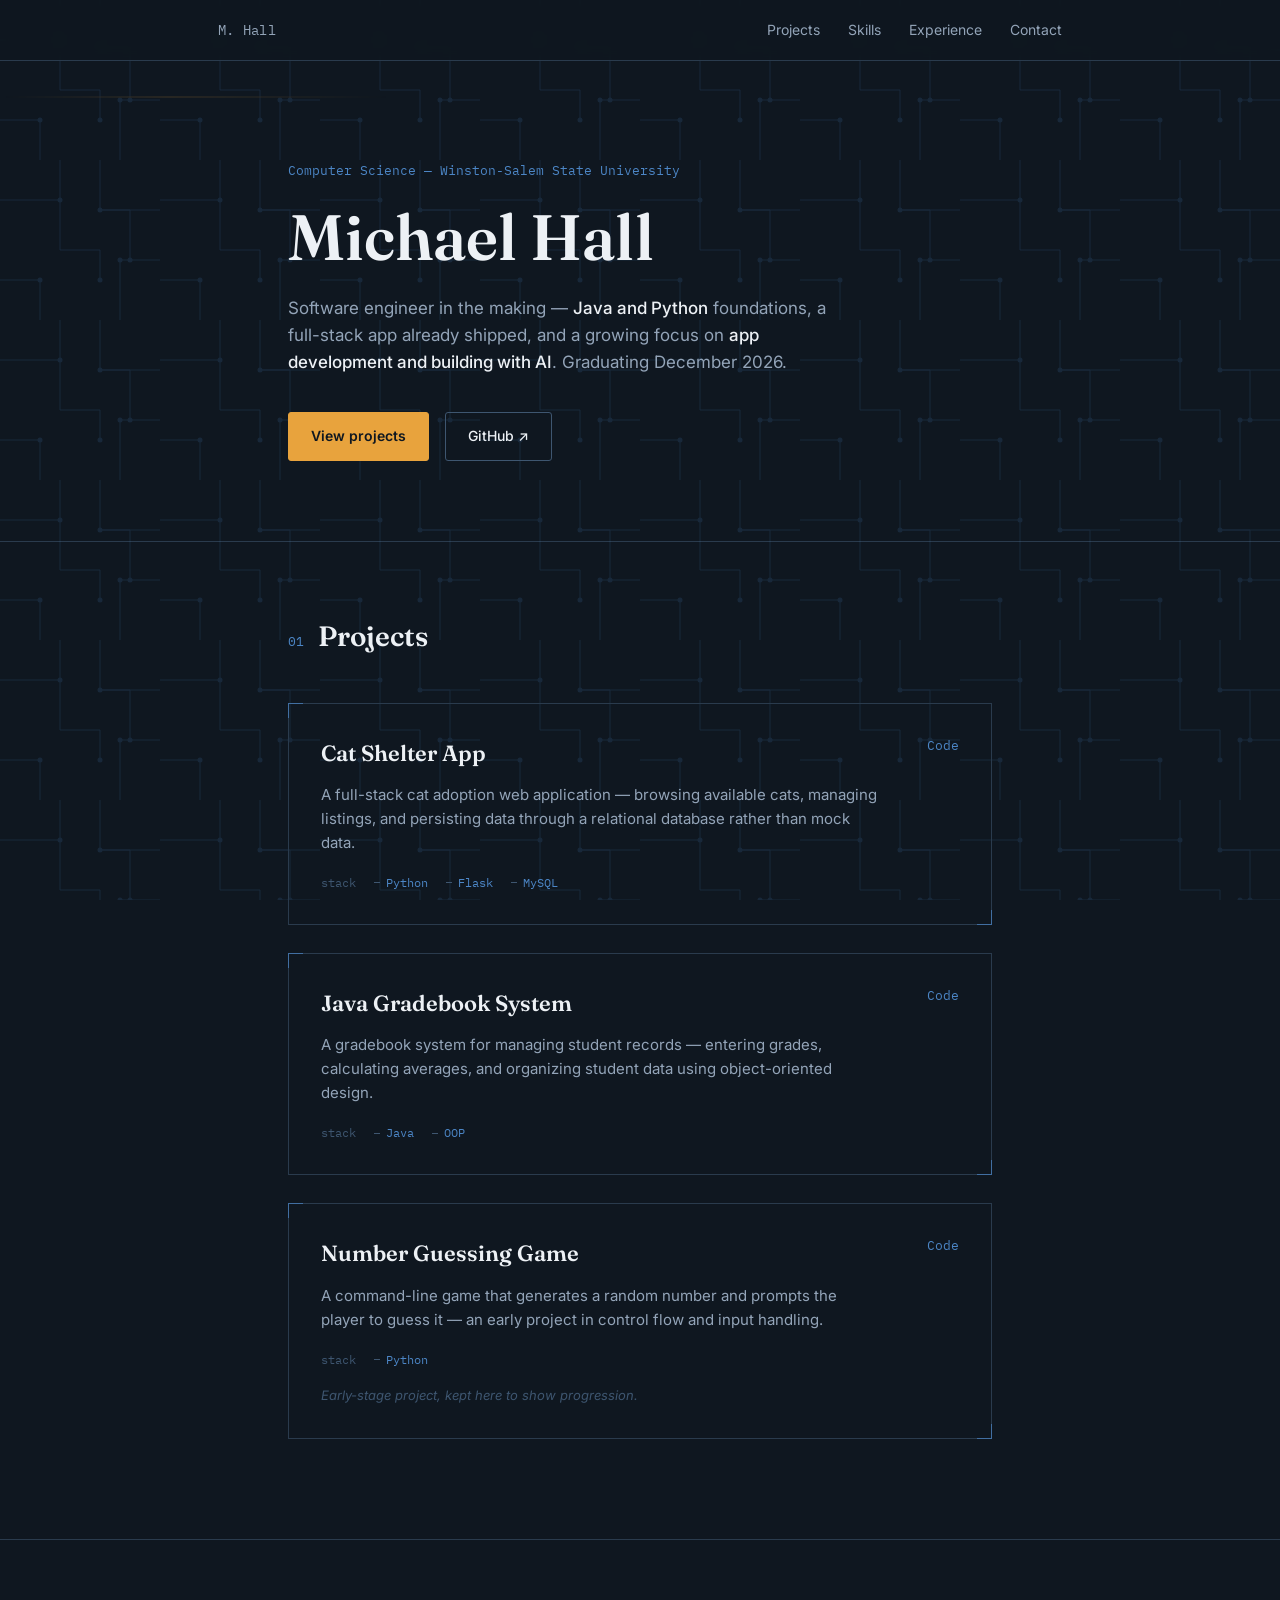
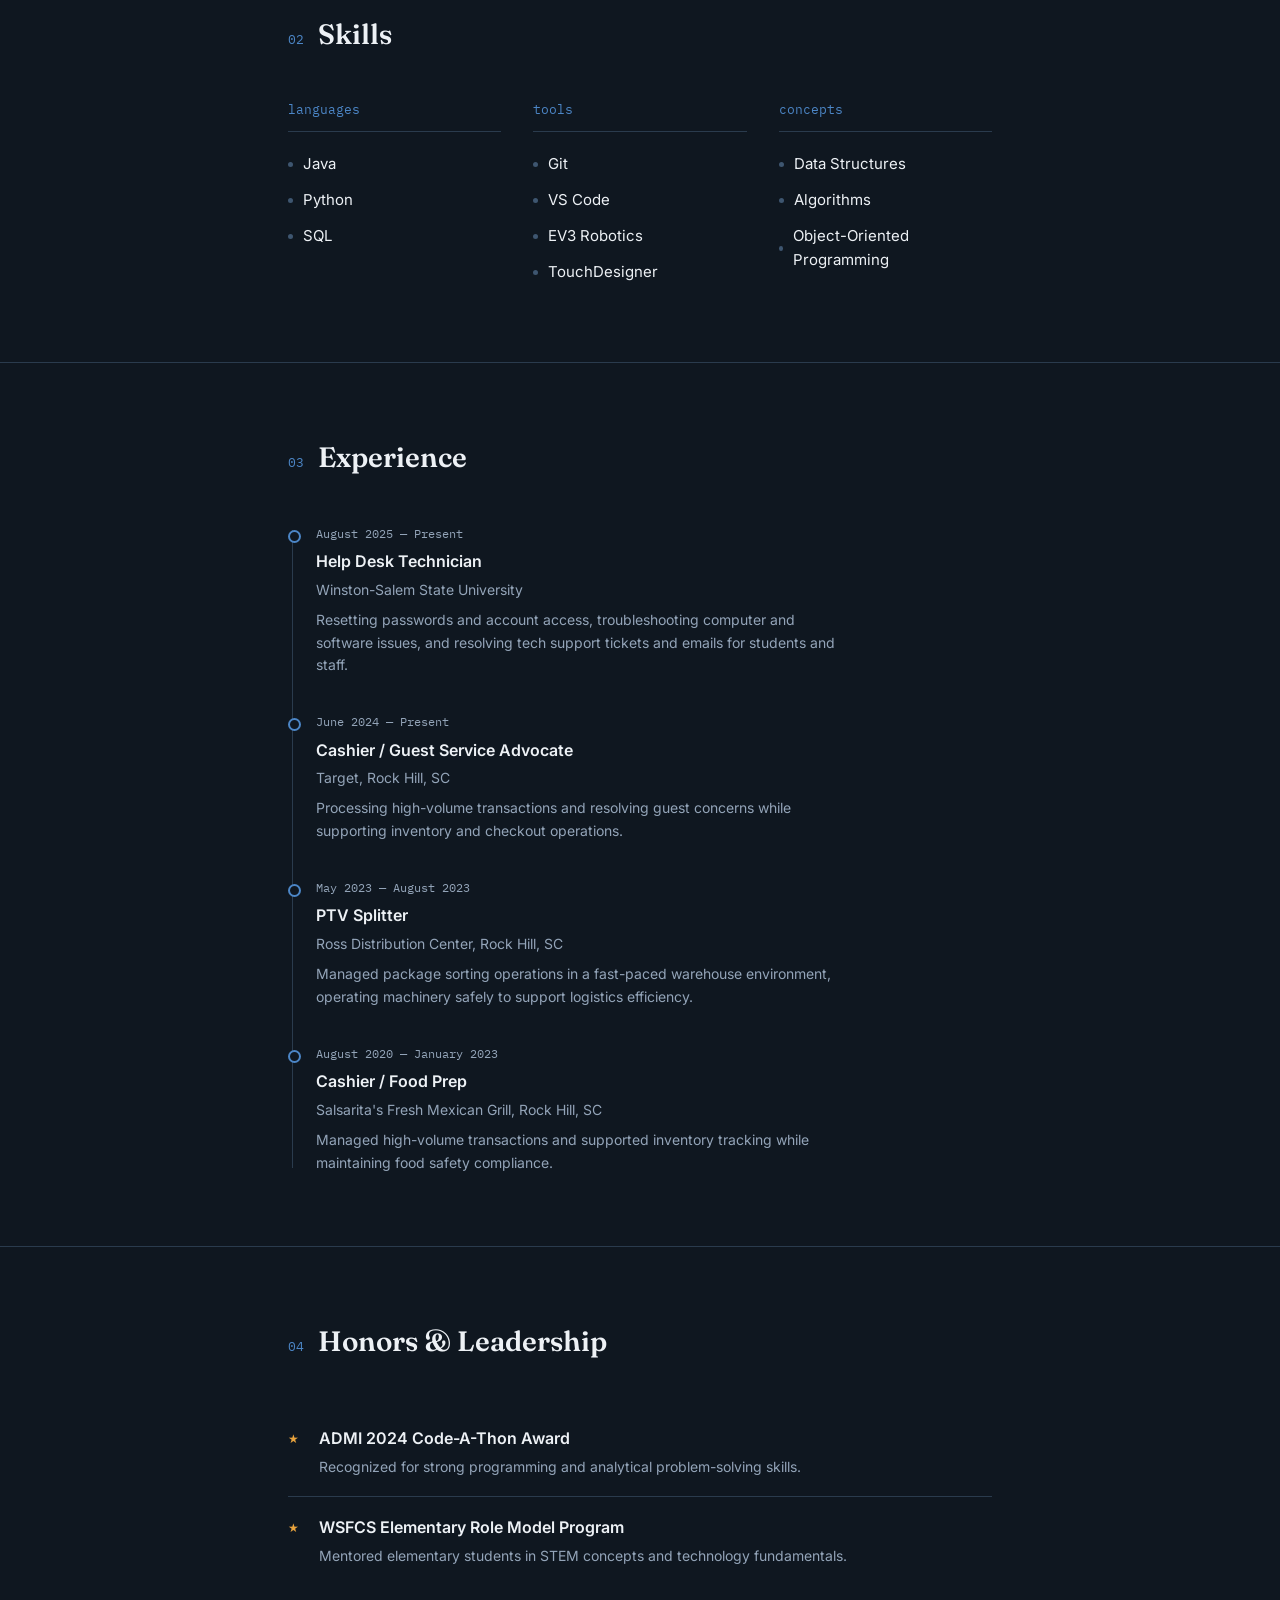
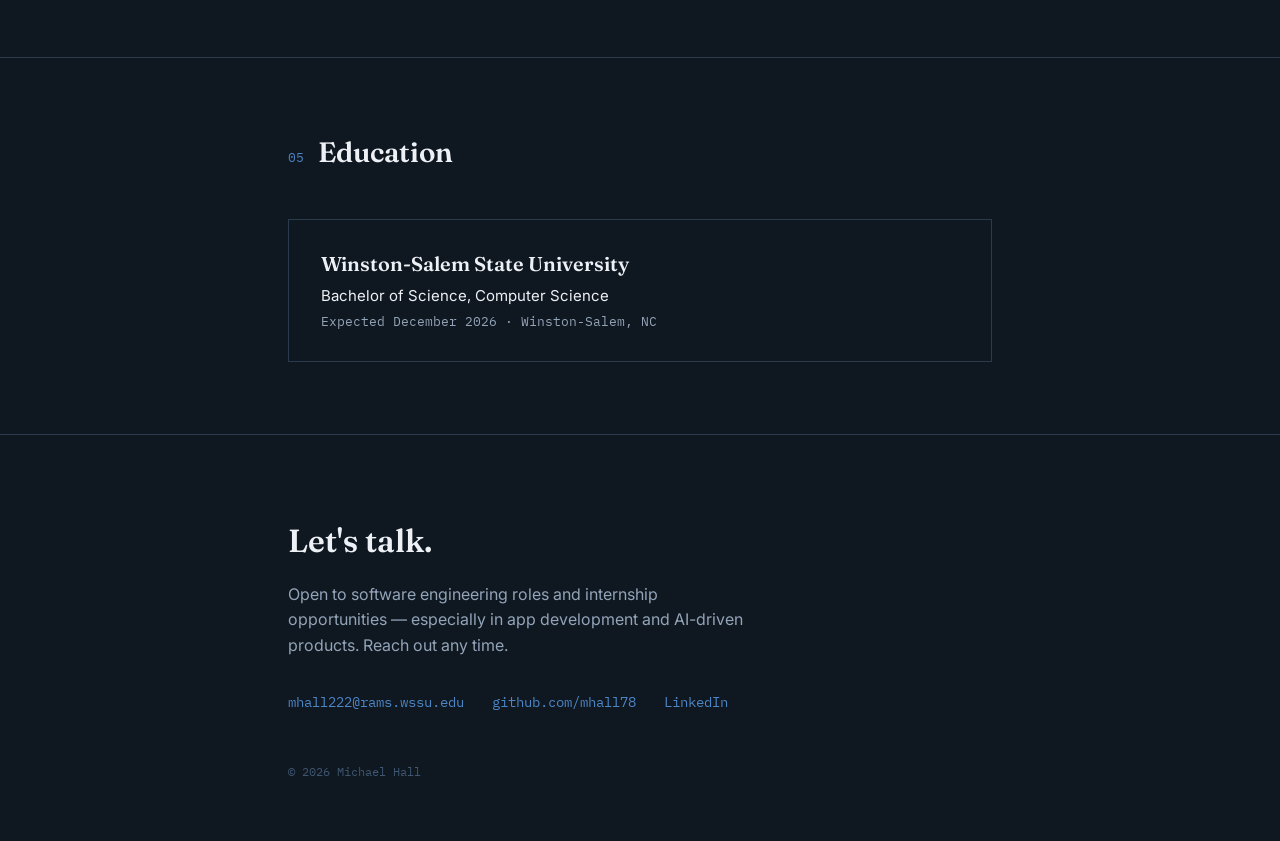
<file: index.html>
<!DOCTYPE html>
<html lang="en">
<head>
<meta charset="UTF-8">
<meta name="viewport" content="width=device-width, initial-scale=1.0">
<title>Michael Hall — Software Engineer</title>
<link rel="preconnect" href="https://fonts.googleapis.com">
<link rel="preconnect" href="https://fonts.gstatic.com" crossorigin>
<link href="https://fonts.googleapis.com/css2?family=Fraunces:opsz,wght@9..144,400;9..144,500;9..144,600&family=Inter:wght@400;500;600&family=IBM+Plex+Mono:wght@400;500&display=swap" rel="stylesheet">
<style>
  :root{
    --bg: #0F1720;
    --bg-alt: #16212C;
    --ink: #EDF1F5;
    --muted: #93A4B8;
    --accent: #4C86C6;
    --accent-warm: #E8A33D;
    --line: #2A3B4D;
    --line-bright: #3E5670;
    --serif: 'Fraunces', serif;
    --sans: 'Inter', sans-serif;
    --mono: 'IBM Plex Mono', monospace;
  }

  *{ box-sizing: border-box; margin:0; padding:0; }

  html{ scroll-behavior: smooth; }

  body{
    background: var(--bg);
    color: var(--ink);
    font-family: var(--sans);
    line-height: 1.6;
    -webkit-font-smoothing: antialiased;
  }

  /* circuit-board background */
  .grid-bg{
    position: fixed;
    inset: 0;
    background-image: url("data:image/svg+xml,%3Csvg xmlns='http://www.w3.org/2000/svg' width='160' height='160' viewBox='0 0 160 160'%3E%3Cg fill='none' stroke='%234C86C6' stroke-width='1'%3E%3Cpath d='M0 40 H60 V0'/%3E%3Cpath d='M100 0 V50 H160'/%3E%3Cpath d='M0 120 H40 V160'/%3E%3Cpath d='M160 100 H120 V160'/%3E%3Cpath d='M60 40 V90 H100 V120'/%3E%3Cpath d='M100 50 H130 V100'/%3E%3C/g%3E%3Cg fill='%234C86C6'%3E%3Ccircle cx='60' cy='40' r='2.5'/%3E%3Ccircle cx='100' cy='50' r='2.5'/%3E%3Ccircle cx='40' cy='120' r='2.5'/%3E%3Ccircle cx='120' cy='100' r='2.5'/%3E%3Ccircle cx='100' cy='120' r='2.5'/%3E%3Ccircle cx='130' cy='100' r='2.5'/%3E%3C/g%3E%3C/svg%3E");
    background-size: 160px 160px;
    opacity: 0.16;
    pointer-events: none;
    z-index: 0;
  }
  .grid-bg::after{
    content: '';
    position: absolute;
    top: 96px;
    left: 0;
    width: 100%;
    height: 2px;
    background: linear-gradient(90deg, transparent, var(--accent-warm) 6%, transparent 14%);
    background-size: 220% 100%;
    opacity: 0.7;
    animation: trace-pulse 5s ease-in-out infinite;
  }
  @keyframes trace-pulse{
    0%{ background-position: -120% 0; }
    100%{ background-position: 220% 0; }
  }
  @media (prefers-reduced-motion: reduce){
    .grid-bg::after{ animation: none; opacity: 0; }
  }

  .wrap{
    max-width: 760px;
    margin: 0 auto;
    padding: 0 28px;
    position: relative;
    z-index: 1;
  }

  a{ color: inherit; }

  /* ---------- nav ---------- */
  nav{
    position: sticky;
    top: 0;
    background: rgba(15,23,32,0.92);
    backdrop-filter: blur(6px);
    border-bottom: 1px solid var(--line);
    z-index: 10;
  }
  nav .wrap{
    display: flex;
    justify-content: space-between;
    align-items: center;
    height: 60px;
    max-width: 900px;
  }
  .nav-name{
    font-family: var(--mono);
    font-size: 14px;
    color: var(--muted);
    letter-spacing: 0.02em;
  }
  .nav-links{ display: flex; gap: 28px; list-style: none; }
  .nav-links a{
    font-size: 14px;
    text-decoration: none;
    color: var(--muted);
    transition: color 0.15s ease;
  }
  .nav-links a:hover{ color: var(--ink); }

  /* ---------- hero ---------- */
  header.hero{
    padding: 100px 0 80px;
    max-width: 900px;
    margin: 0 auto;
  }
  .hero-tag{
    font-family: var(--mono);
    font-size: 13px;
    color: var(--accent);
    margin-bottom: 20px;
  }
  h1.hero-title{
    font-family: var(--serif);
    font-weight: 600;
    font-size: clamp(40px, 6vw, 64px);
    line-height: 1.08;
    max-width: 11ch;
    margin-bottom: 24px;
    opacity: 0;
    animation: rise 0.7s ease forwards;
  }
  .hero-desc{
    max-width: 52ch;
    color: var(--muted);
    font-size: 17px;
    margin-bottom: 36px;
    opacity: 0;
    animation: rise 0.7s ease 0.15s forwards;
  }
  .hero-desc strong{ color: var(--ink); font-weight: 500; }
  .hero-actions{
    display: flex;
    gap: 16px;
    flex-wrap: wrap;
    opacity: 0;
    animation: rise 0.7s ease 0.3s forwards;
  }
  @keyframes rise{
    from{ opacity: 0; transform: translateY(14px); }
    to{ opacity: 1; transform: translateY(0); }
  }
  .btn{
    display: inline-flex;
    align-items: center;
    gap: 8px;
    padding: 12px 22px;
    font-size: 14px;
    font-weight: 500;
    text-decoration: none;
    border: 1px solid var(--line-bright);
    border-radius: 3px;
    transition: border-color 0.15s ease, background 0.15s ease;
  }
  .btn-primary{
    background: var(--accent-warm);
    color: #0F1720;
    border-color: var(--accent-warm);
    font-weight: 600;
  }
  .btn-primary:hover{ background: #f0ae4d; }
  .btn-ghost:hover{ border-color: var(--accent); }

  /* ---------- section chrome ---------- */
  section{
    padding: 72px 0;
    border-top: 1px solid var(--line);
  }
  .sec-head{
    display: flex;
    align-items: baseline;
    gap: 14px;
    margin-bottom: 44px;
  }
  .sec-index{
    font-family: var(--mono);
    font-size: 13px;
    color: var(--accent);
  }
  .sec-title{
    font-family: var(--serif);
    font-size: 28px;
    font-weight: 600;
  }

  /* ---------- projects ---------- */
  .project{
    position: relative;
    border: 1px solid var(--line);
    padding: 32px;
    margin-bottom: 28px;
    transition: border-color 0.2s ease;
  }
  .project:hover{ border-color: var(--line-bright); }
  .project::before, .project::after,
  .project .c1, .project .c2{
    content:'';
    position: absolute;
    width: 14px;
    height: 14px;
    border: 1.5px solid var(--accent);
    opacity: 0.7;
  }
  .project::before{ top: -1px; left: -1px; border-right: none; border-bottom: none; }
  .project::after{ bottom: -1px; right: -1px; border-left: none; border-top: none; }

  .project-top{
    display: flex;
    justify-content: space-between;
    align-items: flex-start;
    gap: 20px;
    margin-bottom: 12px;
    flex-wrap: wrap;
  }
  .project-name{
    font-family: var(--serif);
    font-size: 22px;
    font-weight: 600;
  }
  .project-links{
    display: flex;
    gap: 16px;
    font-family: var(--mono);
    font-size: 13px;
    white-space: nowrap;
  }
  .project-links a{ text-decoration: none; color: var(--accent); }
  .project-links a:hover{ color: var(--accent-warm); }
  .project-desc{
    color: var(--muted);
    font-size: 15px;
    max-width: 62ch;
    margin-bottom: 18px;
  }
  .stack-row{
    display: flex;
    flex-wrap: wrap;
    gap: 10px 18px;
    align-items: center;
  }
  .stack-label{
    font-family: var(--mono);
    font-size: 12px;
    color: var(--line-bright);
  }
  .stack-tag{
    font-family: var(--mono);
    font-size: 12px;
    color: var(--accent);
    padding-left: 12px;
    position: relative;
  }
  .stack-tag::before{
    content: '';
    position: absolute;
    left: 0;
    top: 50%;
    width: 6px;
    height: 1px;
    background: var(--line-bright);
  }
  .project-note{
    font-size: 13px;
    color: var(--line-bright);
    margin-top: 16px;
    font-style: italic;
  }

  /* ---------- skills ---------- */
  .skill-groups{
    display: grid;
    grid-template-columns: repeat(auto-fit, minmax(200px, 1fr));
    gap: 32px;
  }
  .skill-group-title{
    font-family: var(--mono);
    font-size: 13px;
    color: var(--accent);
    margin-bottom: 14px;
    padding-bottom: 10px;
    border-bottom: 1px solid var(--line);
  }
  .skill-list{ list-style: none; }
  .skill-list li{
    font-size: 15px;
    color: var(--ink);
    padding: 6px 0;
    display: flex;
    align-items: center;
    gap: 10px;
  }
  .skill-list li::before{
    content: '';
    width: 5px; height: 5px;
    background: var(--line-bright);
    border-radius: 50%;
  }

  /* ---------- timeline (experience) ---------- */
  .timeline{
    position: relative;
    padding-left: 28px;
  }
  .timeline::before{
    content:'';
    position: absolute;
    left: 4px;
    top: 6px;
    bottom: 6px;
    width: 1px;
    background: var(--line);
  }
  .tl-item{
    position: relative;
    padding-bottom: 36px;
  }
  .tl-item:last-child{ padding-bottom: 0; }
  .tl-item::before{
    content:'';
    position: absolute;
    left: -28px;
    top: 6px;
    width: 9px;
    height: 9px;
    border-radius: 50%;
    background: var(--bg);
    border: 2px solid var(--accent);
  }
  .tl-date{
    font-family: var(--mono);
    font-size: 12px;
    color: var(--muted);
    margin-bottom: 6px;
  }
  .tl-role{
    font-size: 16px;
    font-weight: 600;
    margin-bottom: 4px;
  }
  .tl-org{ color: var(--muted); font-size: 14px; margin-bottom: 8px; }
  .tl-desc{ color: var(--muted); font-size: 14px; max-width: 58ch; }

  /* ---------- honors ---------- */
  .honor{
    display: flex;
    gap: 20px;
    padding: 18px 0;
    border-bottom: 1px solid var(--line);
  }
  .honor:last-child{ border-bottom: none; }
  .honor-mark{
    font-family: var(--mono);
    font-size: 12px;
    color: var(--accent-warm);
    padding-top: 3px;
    flex-shrink: 0;
  }
  .honor-title{ font-weight: 600; margin-bottom: 4px; }
  .honor-desc{ color: var(--muted); font-size: 14px; }

  /* ---------- education ---------- */
  .edu-card{
    border: 1px solid var(--line);
    padding: 28px 32px;
  }
  .edu-school{ font-family: var(--serif); font-size: 20px; font-weight: 600; margin-bottom: 4px; }
  .edu-degree{ color: var(--ink); font-size: 15px; margin-bottom: 4px; }
  .edu-meta{ font-family: var(--mono); font-size: 13px; color: var(--muted); }

  /* ---------- contact / footer ---------- */
  footer{
    padding: 80px 0 60px;
    border-top: 1px solid var(--line);
  }
  .footer-title{
    font-family: var(--serif);
    font-size: 32px;
    font-weight: 600;
    margin-bottom: 16px;
    max-width: 14ch;
  }
  .footer-desc{ color: var(--muted); max-width: 46ch; margin-bottom: 32px; }
  .contact-row{
    display: flex;
    gap: 28px;
    flex-wrap: wrap;
    margin-bottom: 48px;
  }
  .contact-row a{
    font-family: var(--mono);
    font-size: 14px;
    text-decoration: none;
    color: var(--accent);
    border-bottom: 1px solid transparent;
  }
  .contact-row a:hover{ border-bottom-color: var(--accent); }
  .footer-bottom{
    font-family: var(--mono);
    font-size: 12px;
    color: var(--line-bright);
  }

  @media (prefers-reduced-motion: reduce){
    h1.hero-title, .hero-desc, .hero-actions{ animation: none; opacity: 1; }
  }

  @media (max-width: 640px){
    header.hero{ padding: 64px 0 56px; }
    .project{ padding: 24px 20px; }
    .edu-card{ padding: 22px; }
  }

  a:focus-visible, button:focus-visible{
    outline: 2px solid var(--accent-warm);
    outline-offset: 2px;
  }
</style>
</head>
<body>

<div class="grid-bg"></div>

<nav>
  <div class="wrap">
    <span class="nav-name">M. Hall</span>
    <ul class="nav-links">
      <li><a href="#projects">Projects</a></li>
      <li><a href="#skills">Skills</a></li>
      <li><a href="#experience">Experience</a></li>
      <li><a href="#contact">Contact</a></li>
    </ul>
  </div>
</nav>

<header class="hero">
  <div class="wrap">
    <div class="hero-tag">Computer Science — Winston-Salem State University</div>
    <h1 class="hero-title">Michael Hall</h1>
    <p class="hero-desc">
      Software engineer in the making — <strong>Java and Python</strong> foundations,
      a full-stack app already shipped, and a growing focus on
      <strong>app development and building with AI</strong>. Graduating December 2026.
    </p>
    <div class="hero-actions">
      <a class="btn btn-primary" href="#projects">View projects</a>
      <a class="btn btn-ghost" href="https://github.com/mhall78" target="_blank" rel="noopener">GitHub ↗</a>
    </div>
  </div>
</header>

<section id="projects">
  <div class="wrap">
    <div class="sec-head">
      <span class="sec-index">01</span>
      <h2 class="sec-title">Projects</h2>
    </div>

    <div class="project">
      <div class="project-top">
        <span class="project-name">Cat Shelter App</span>
        <div class="project-links">
          <a href="https://github.com/mhall78/cat-shelter-app" target="_blank" rel="noopener">Code</a>
        </div>
      </div>
      <p class="project-desc">
        A full-stack cat adoption web application — browsing available cats,
        managing listings, and persisting data through a relational database
        rather than mock data.
      </p>
      <div class="stack-row">
        <span class="stack-label">stack</span>
        <span class="stack-tag">Python</span>
        <span class="stack-tag">Flask</span>
        <span class="stack-tag">MySQL</span>
      </div>
    </div>

    <div class="project">
      <div class="project-top">
        <span class="project-name">Java Gradebook System</span>
        <div class="project-links">
          <a href="https://github.com/mhall78/java-gradebook-system" target="_blank" rel="noopener">Code</a>
        </div>
      </div>
      <p class="project-desc">
        A gradebook system for managing student records — entering grades,
        calculating averages, and organizing student data using
        object-oriented design.
      </p>
      <div class="stack-row">
        <span class="stack-label">stack</span>
        <span class="stack-tag">Java</span>
        <span class="stack-tag">OOP</span>
      </div>
    </div>

    <div class="project">
      <div class="project-top">
        <span class="project-name">Number Guessing Game</span>
        <div class="project-links">
          <a href="https://github.com/mhall78/python-number-guessing-game" target="_blank" rel="noopener">Code</a>
        </div>
      </div>
      <p class="project-desc">
        A command-line game that generates a random number and prompts the
        player to guess it — an early project in control flow and
        input handling.
      </p>
      <div class="stack-row">
        <span class="stack-label">stack</span>
        <span class="stack-tag">Python</span>
      </div>
      <p class="project-note">Early-stage project, kept here to show progression.</p>
    </div>

  </div>
</section>

<section id="skills">
  <div class="wrap">
    <div class="sec-head">
      <span class="sec-index">02</span>
      <h2 class="sec-title">Skills</h2>
    </div>
    <div class="skill-groups">
      <div>
        <div class="skill-group-title">languages</div>
        <ul class="skill-list">
          <li>Java</li>
          <li>Python</li>
          <li>SQL</li>
        </ul>
      </div>
      <div>
        <div class="skill-group-title">tools</div>
        <ul class="skill-list">
          <li>Git</li>
          <li>VS Code</li>
          <li>EV3 Robotics</li>
          <li>TouchDesigner</li>
        </ul>
      </div>
      <div>
        <div class="skill-group-title">concepts</div>
        <ul class="skill-list">
          <li>Data Structures</li>
          <li>Algorithms</li>
          <li>Object-Oriented Programming</li>
        </ul>
      </div>
    </div>
  </div>
</section>

<section id="experience">
  <div class="wrap">
    <div class="sec-head">
      <span class="sec-index">03</span>
      <h2 class="sec-title">Experience</h2>
    </div>
    <div class="timeline">
      <div class="tl-item">
        <div class="tl-date">August 2025 — Present</div>
        <div class="tl-role">Help Desk Technician</div>
        <div class="tl-org">Winston-Salem State University</div>
        <div class="tl-desc">Resetting passwords and account access, troubleshooting computer and software issues, and resolving tech support tickets and emails for students and staff.</div>
      </div>
      <div class="tl-item">
        <div class="tl-date">June 2024 — Present</div>
        <div class="tl-role">Cashier / Guest Service Advocate</div>
        <div class="tl-org">Target, Rock Hill, SC</div>
        <div class="tl-desc">Processing high-volume transactions and resolving guest concerns while supporting inventory and checkout operations.</div>
      </div>
      <div class="tl-item">
        <div class="tl-date">May 2023 — August 2023</div>
        <div class="tl-role">PTV Splitter</div>
        <div class="tl-org">Ross Distribution Center, Rock Hill, SC</div>
        <div class="tl-desc">Managed package sorting operations in a fast-paced warehouse environment, operating machinery safely to support logistics efficiency.</div>
      </div>
      <div class="tl-item">
        <div class="tl-date">August 2020 — January 2023</div>
        <div class="tl-role">Cashier / Food Prep</div>
        <div class="tl-org">Salsarita's Fresh Mexican Grill, Rock Hill, SC</div>
        <div class="tl-desc">Managed high-volume transactions and supported inventory tracking while maintaining food safety compliance.</div>
      </div>
    </div>
  </div>
</section>

<section id="honors">
  <div class="wrap">
    <div class="sec-head">
      <span class="sec-index">04</span>
      <h2 class="sec-title">Honors &amp; Leadership</h2>
    </div>
    <div class="honor">
      <span class="honor-mark">★</span>
      <div>
        <div class="honor-title">ADMI 2024 Code-A-Thon Award</div>
        <div class="honor-desc">Recognized for strong programming and analytical problem-solving skills.</div>
      </div>
    </div>
    <div class="honor">
      <span class="honor-mark">★</span>
      <div>
        <div class="honor-title">WSFCS Elementary Role Model Program</div>
        <div class="honor-desc">Mentored elementary students in STEM concepts and technology fundamentals.</div>
      </div>
    </div>
  </div>
</section>

<section id="education">
  <div class="wrap">
    <div class="sec-head">
      <span class="sec-index">05</span>
      <h2 class="sec-title">Education</h2>
    </div>
    <div class="edu-card">
      <div class="edu-school">Winston-Salem State University</div>
      <div class="edu-degree">Bachelor of Science, Computer Science</div>
      <div class="edu-meta">Expected December 2026 · Winston-Salem, NC</div>
    </div>
  </div>
</section>

<footer id="contact">
  <div class="wrap">
    <h2 class="footer-title">Let's talk.</h2>
    <p class="footer-desc">Open to software engineering roles and internship opportunities — especially in app development and AI-driven products. Reach out any time.</p>
    <div class="contact-row">
      <a href="mailto:mhall222@rams.wssu.edu">mhall222@rams.wssu.edu</a>
      <a href="https://github.com/mhall78" target="_blank" rel="noopener">github.com/mhall78</a>
      <a href="https://www.linkedin.com/in/michael-hall-704b50302/" target="_blank" rel="noopener">LinkedIn</a>
    </div>
    <div class="footer-bottom">© 2026 Michael Hall</div>
  </div>
</footer>

</body>
</html>
</file>
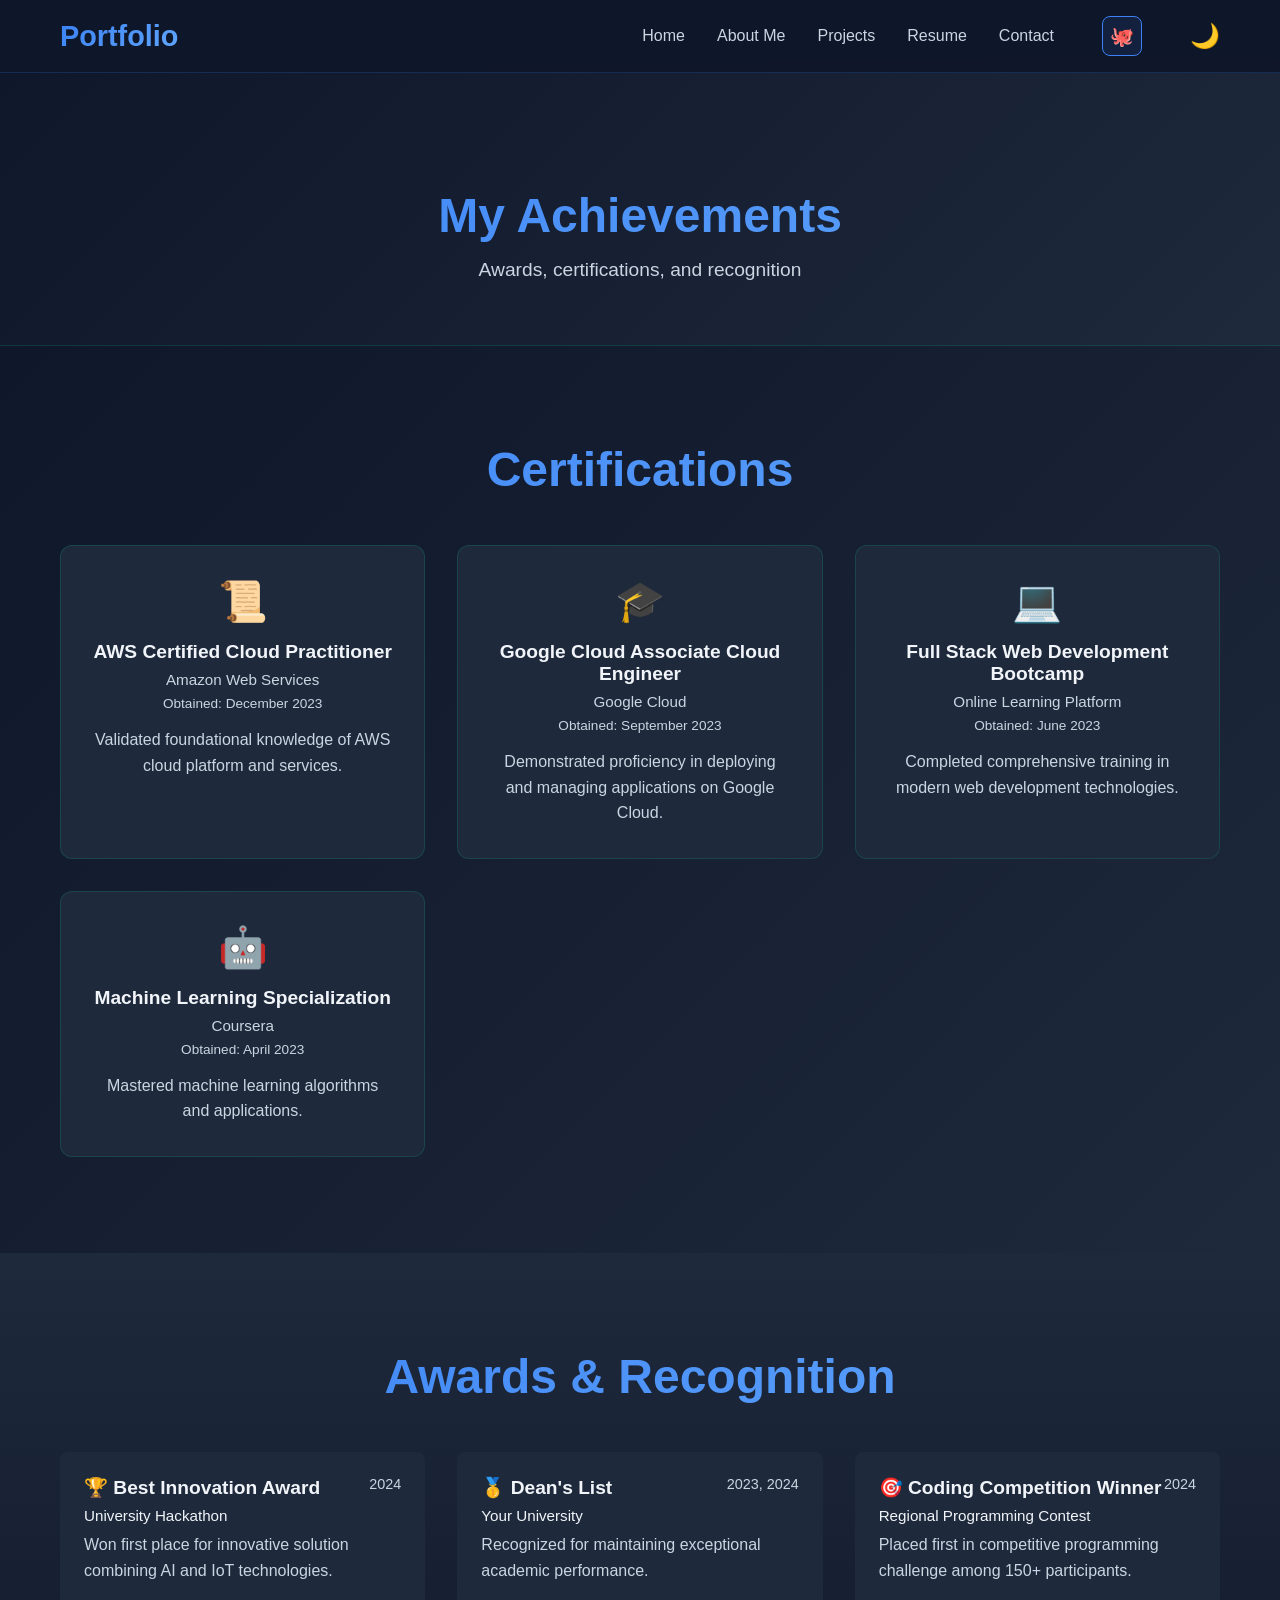
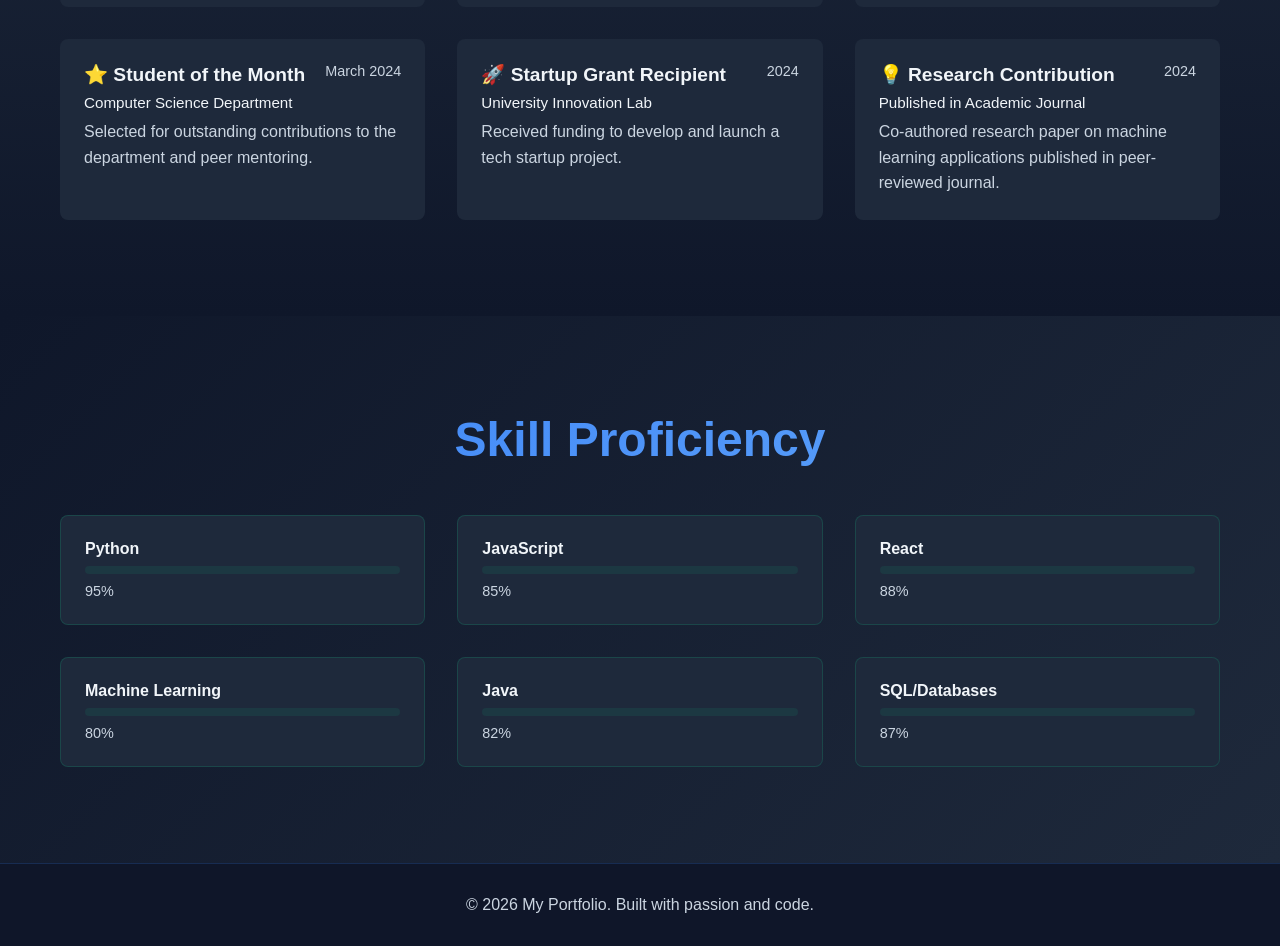
<file: achievements.html>
<!DOCTYPE html>
<html lang="en">
<head>
    <meta charset="UTF-8">
    <meta name="viewport" content="width=device-width, initial-scale=1.0">
    <title>Achievements - My Portfolio</title>
    <link rel="stylesheet" href="styles.css">
</head>
<body>
    <!-- Navigation -->
    <nav class="navbar">
        <div class="nav-container">
            <a href="index.html" class="logo">Portfolio</a>
            <ul class="nav-menu">
                <li><a href="index.html" class="nav-link">Home</a></li>
                <li><a href="index.html#about" class="nav-link">About Me</a></li>
                <li><a href="projects.html" class="nav-link">Projects</a></li>
                <li><a href="contact.html#resume" class="nav-link">Resume</a></li>
                <li><a href="contact.html" class="nav-link">Contact</a></li>
                <li><a href="https://github.com/mhall78" target="_blank" class="github-link-nav" title="GitHub">🐙</a></li>
                <li><button class="theme-toggle" id="theme-toggle" title="Toggle Dark/Light Mode">🌙</button></li>
            </ul>
        </div>
    </nav>

    <!-- Page Header -->
    <section class="page-header">
        <div class="container">
            <h1 class="fade-in">My Achievements</h1>
            <p class="fade-in-delay">Awards, certifications, and recognition</p>
        </div>
    </section>

    <!-- Certifications Section -->
    <section class="certifications-section">
        <div class="container">
            <h2 class="section-title">Certifications</h2>
            <div class="certifications-grid">
                <div class="cert-card fade-up">
                    <div class="cert-icon">📜</div>
                    <h3>AWS Certified Cloud Practitioner</h3>
                    <p class="cert-issuer">Amazon Web Services</p>
                    <p class="cert-date">Obtained: December 2023</p>
                    <p class="cert-description">Validated foundational knowledge of AWS cloud platform and services.</p>
                </div>

                <div class="cert-card fade-up">
                    <div class="cert-icon">🎓</div>
                    <h3>Google Cloud Associate Cloud Engineer</h3>
                    <p class="cert-issuer">Google Cloud</p>
                    <p class="cert-date">Obtained: September 2023</p>
                    <p class="cert-description">Demonstrated proficiency in deploying and managing applications on Google Cloud.</p>
                </div>

                <div class="cert-card fade-up">
                    <div class="cert-icon">💻</div>
                    <h3>Full Stack Web Development Bootcamp</h3>
                    <p class="cert-issuer">Online Learning Platform</p>
                    <p class="cert-date">Obtained: June 2023</p>
                    <p class="cert-description">Completed comprehensive training in modern web development technologies.</p>
                </div>

                <div class="cert-card fade-up">
                    <div class="cert-icon">🤖</div>
                    <h3>Machine Learning Specialization</h3>
                    <p class="cert-issuer">Coursera</p>
                    <p class="cert-date">Obtained: April 2023</p>
                    <p class="cert-description">Mastered machine learning algorithms and applications.</p>
                </div>
            </div>
        </div>
    </section>

    <!-- Awards & Recognition -->
    <section class="awards-section">
        <div class="container">
            <h2 class="section-title">Awards & Recognition</h2>
            <div class="awards-list">
                <div class="award-item fade-up">
                    <div class="award-header">
                        <h3>🏆 Best Innovation Award</h3>
                        <span class="award-date">2024</span>
                    </div>
                    <p class="award-source">University Hackathon</p>
                    <p class="award-description">Won first place for innovative solution combining AI and IoT technologies.</p>
                </div>

                <div class="award-item fade-up">
                    <div class="award-header">
                        <h3>🥇 Dean's List</h3>
                        <span class="award-date">2023, 2024</span>
                    </div>
                    <p class="award-source">Your University</p>
                    <p class="award-description">Recognized for maintaining exceptional academic performance.</p>
                </div>

                <div class="award-item fade-up">
                    <div class="award-header">
                        <h3>🎯 Coding Competition Winner</h3>
                        <span class="award-date">2024</span>
                    </div>
                    <p class="award-source">Regional Programming Contest</p>
                    <p class="award-description">Placed first in competitive programming challenge among 150+ participants.</p>
                </div>

                <div class="award-item fade-up">
                    <div class="award-header">
                        <h3>⭐ Student of the Month</h3>
                        <span class="award-date">March 2024</span>
                    </div>
                    <p class="award-source">Computer Science Department</p>
                    <p class="award-description">Selected for outstanding contributions to the department and peer mentoring.</p>
                </div>

                <div class="award-item fade-up">
                    <div class="award-header">
                        <h3>🚀 Startup Grant Recipient</h3>
                        <span class="award-date">2024</span>
                    </div>
                    <p class="award-source">University Innovation Lab</p>
                    <p class="award-description">Received funding to develop and launch a tech startup project.</p>
                </div>

                <div class="award-item fade-up">
                    <div class="award-header">
                        <h3>💡 Research Contribution</h3>
                        <span class="award-date">2024</span>
                    </div>
                    <p class="award-source">Published in Academic Journal</p>
                    <p class="award-description">Co-authored research paper on machine learning applications published in peer-reviewed journal.</p>
                </div>
            </div>
        </div>
    </section>

    <!-- Skills Proficiency -->
    <section class="skills-proficiency-section">
        <div class="container">
            <h2 class="section-title">Skill Proficiency</h2>
            <div class="skills-proficiency-grid">
                <div class="skill-bar fade-up">
                    <div class="skill-name">Python</div>
                    <div class="skill-level-bar">
                        <div class="skill-level" style="width: 95%;"></div>
                    </div>
                    <span class="skill-percentage">95%</span>
                </div>

                <div class="skill-bar fade-up">
                    <div class="skill-name">JavaScript</div>
                    <div class="skill-level-bar">
                        <div class="skill-level" style="width: 85%;"></div>
                    </div>
                    <span class="skill-percentage">85%</span>
                </div>

                <div class="skill-bar fade-up">
                    <div class="skill-name">React</div>
                    <div class="skill-level-bar">
                        <div class="skill-level" style="width: 88%;"></div>
                    </div>
                    <span class="skill-percentage">88%</span>
                </div>

                <div class="skill-bar fade-up">
                    <div class="skill-name">Machine Learning</div>
                    <div class="skill-level-bar">
                        <div class="skill-level" style="width: 80%;"></div>
                    </div>
                    <span class="skill-percentage">80%</span>
                </div>

                <div class="skill-bar fade-up">
                    <div class="skill-name">Java</div>
                    <div class="skill-level-bar">
                        <div class="skill-level" style="width: 82%;"></div>
                    </div>
                    <span class="skill-percentage">82%</span>
                </div>

                <div class="skill-bar fade-up">
                    <div class="skill-name">SQL/Databases</div>
                    <div class="skill-level-bar">
                        <div class="skill-level" style="width: 87%;"></div>
                    </div>
                    <span class="skill-percentage">87%</span>
                </div>
            </div>
        </div>
    </section>

    <!-- Footer -->
    <footer class="footer">
        <p>&copy; 2026 My Portfolio. Built with passion and code.</p>
    </footer>

    <script src="script.js"></script>
</body>
</html>
</file>
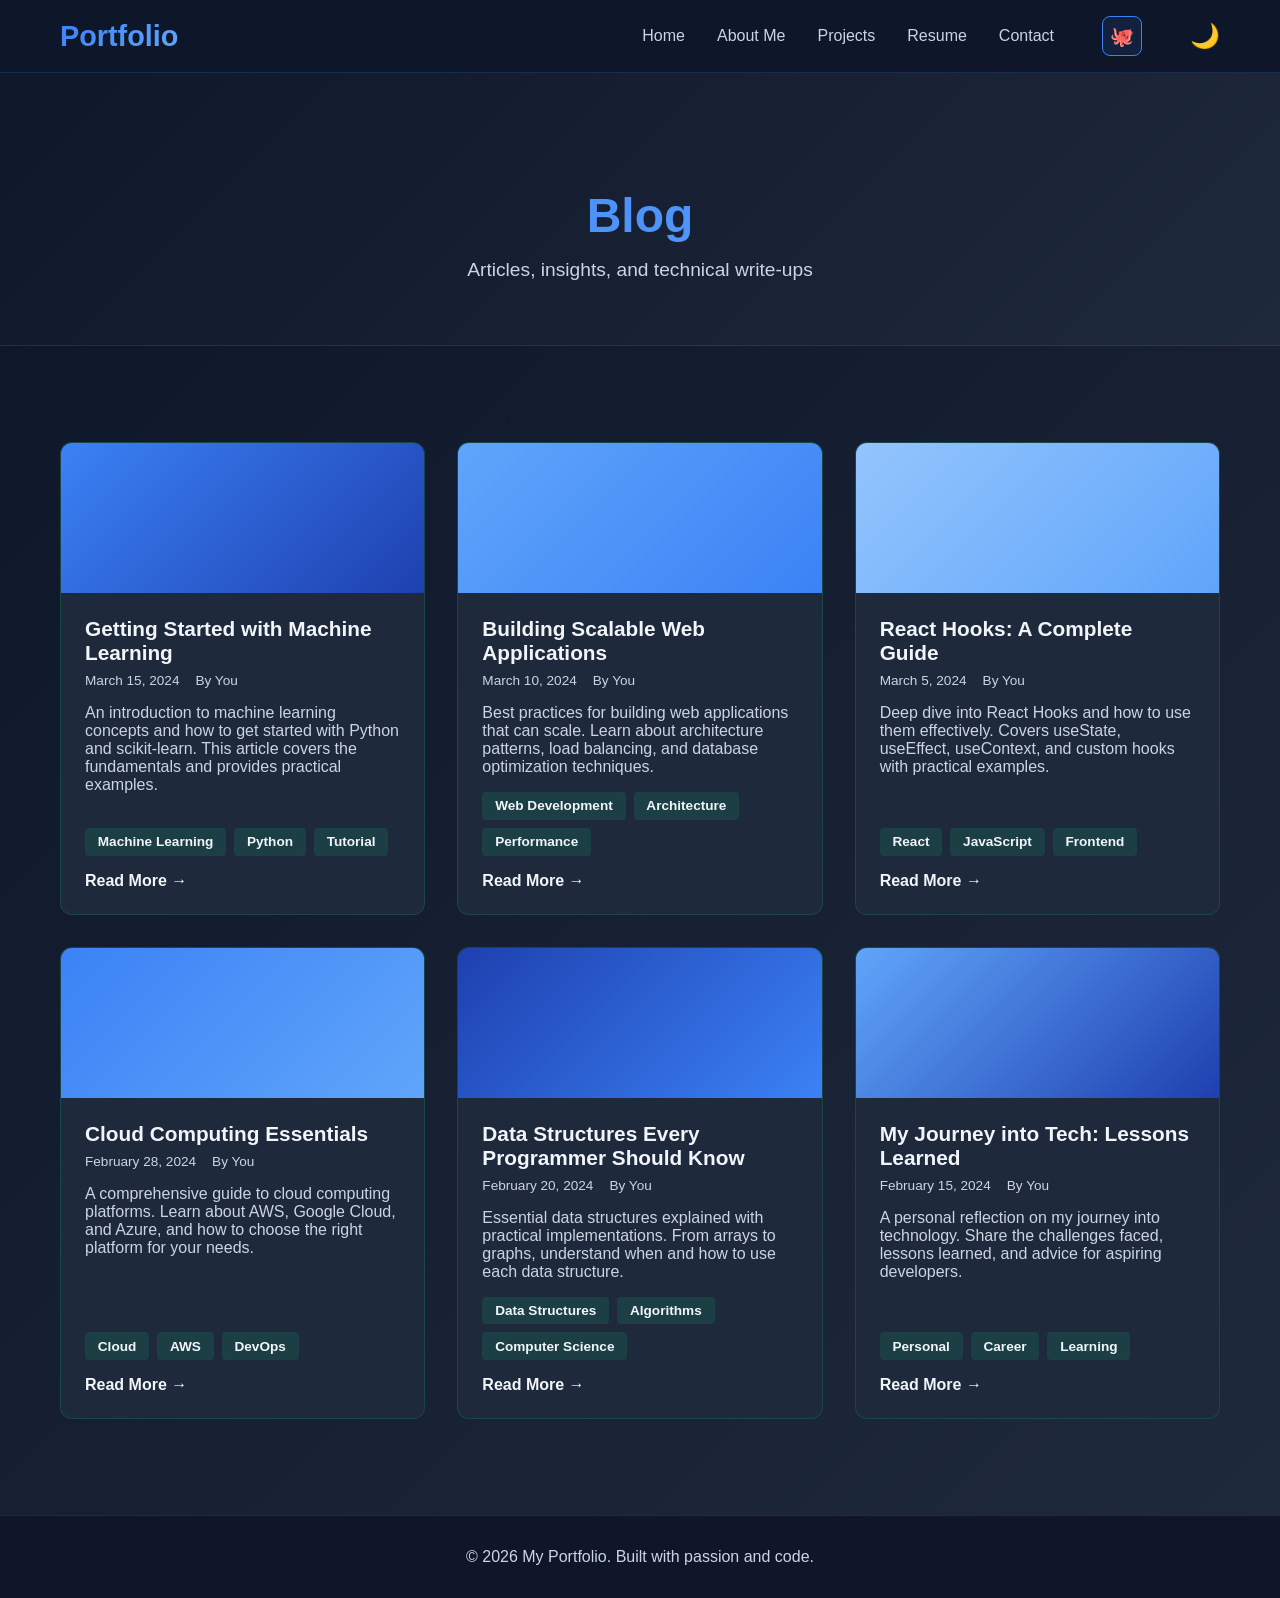
<file: blog.html>
<!DOCTYPE html>
<html lang="en">
<head>
    <meta charset="UTF-8">
    <meta name="viewport" content="width=device-width, initial-scale=1.0">
    <title>Blog - My Portfolio</title>
    <link rel="stylesheet" href="styles.css">
</head>
<body>
    <!-- Navigation -->
    <nav class="navbar">
        <div class="nav-container">
            <a href="index.html" class="logo">Portfolio</a>
            <ul class="nav-menu">
                <li><a href="index.html" class="nav-link">Home</a></li>
                <li><a href="index.html#about" class="nav-link">About Me</a></li>
                <li><a href="projects.html" class="nav-link">Projects</a></li>
                <li><a href="contact.html#resume" class="nav-link">Resume</a></li>
                <li><a href="contact.html" class="nav-link">Contact</a></li>
                <li><a href="https://github.com/mhall78" target="_blank" class="github-link-nav" title="GitHub">🐙</a></li>
                <li><button class="theme-toggle" id="theme-toggle" title="Toggle Dark/Light Mode">🌙</button></li>
            </ul>
        </div>
    </nav>

    <!-- Page Header -->
    <section class="page-header">
        <div class="container">
            <h1 class="fade-in">Blog</h1>
            <p class="fade-in-delay">Articles, insights, and technical write-ups</p>
        </div>
    </section>

    <!-- Blog Posts -->
    <section class="blog-section">
        <div class="container">
            <div class="blog-grid">
                <!-- Blog Post 1 -->
                <article class="blog-post fade-up">
                    <div class="blog-header" style="background: linear-gradient(135deg, #3B82F6 0%, #1E40AF 100%);"></div>
                    <div class="blog-content">
                        <h3>Getting Started with Machine Learning</h3>
                        <div class="blog-meta">
                            <span class="blog-date">March 15, 2024</span>
                            <span class="blog-author">By You</span>
                        </div>
                        <p>An introduction to machine learning concepts and how to get started with Python and scikit-learn. This article covers the fundamentals and provides practical examples.</p>
                        <div class="blog-tags">
                            <span class="tag">Machine Learning</span>
                            <span class="tag">Python</span>
                            <span class="tag">Tutorial</span>
                        </div>
                        <a href="#" class="read-more">Read More →</a>
                    </div>
                </article>

                <!-- Blog Post 2 -->
                <article class="blog-post fade-up">
                    <div class="blog-header" style="background: linear-gradient(135deg, #60A5FA 0%, #3B82F6 100%);"></div>
                    <div class="blog-content">
                        <h3>Building Scalable Web Applications</h3>
                        <div class="blog-meta">
                            <span class="blog-date">March 10, 2024</span>
                            <span class="blog-author">By You</span>
                        </div>
                        <p>Best practices for building web applications that can scale. Learn about architecture patterns, load balancing, and database optimization techniques.</p>
                        <div class="blog-tags">
                            <span class="tag">Web Development</span>
                            <span class="tag">Architecture</span>
                            <span class="tag">Performance</span>
                        </div>
                        <a href="#" class="read-more">Read More →</a>
                    </div>
                </article>

                <!-- Blog Post 3 -->
                <article class="blog-post fade-up">
                    <div class="blog-header" style="background: linear-gradient(135deg, #93C5FD 0%, #60A5FA 100%);"></div>
                    <div class="blog-content">
                        <h3>React Hooks: A Complete Guide</h3>
                        <div class="blog-meta">
                            <span class="blog-date">March 5, 2024</span>
                            <span class="blog-author">By You</span>
                        </div>
                        <p>Deep dive into React Hooks and how to use them effectively. Covers useState, useEffect, useContext, and custom hooks with practical examples.</p>
                        <div class="blog-tags">
                            <span class="tag">React</span>
                            <span class="tag">JavaScript</span>
                            <span class="tag">Frontend</span>
                        </div>
                        <a href="#" class="read-more">Read More →</a>
                    </div>
                </article>

                <!-- Blog Post 4 -->
                <article class="blog-post fade-up">
                    <div class="blog-header" style="background: linear-gradient(135deg, #3B82F6 0%, #60A5FA 100%);"></div>
                    <div class="blog-content">
                        <h3>Cloud Computing Essentials</h3>
                        <div class="blog-meta">
                            <span class="blog-date">February 28, 2024</span>
                            <span class="blog-author">By You</span>
                        </div>
                        <p>A comprehensive guide to cloud computing platforms. Learn about AWS, Google Cloud, and Azure, and how to choose the right platform for your needs.</p>
                        <div class="blog-tags">
                            <span class="tag">Cloud</span>
                            <span class="tag">AWS</span>
                            <span class="tag">DevOps</span>
                        </div>
                        <a href="#" class="read-more">Read More →</a>
                    </div>
                </article>

                <!-- Blog Post 5 -->
                <article class="blog-post fade-up">
                    <div class="blog-header" style="background: linear-gradient(135deg, #1E40AF 0%, #3B82F6 100%);"></div>
                    <div class="blog-content">
                        <h3>Data Structures Every Programmer Should Know</h3>
                        <div class="blog-meta">
                            <span class="blog-date">February 20, 2024</span>
                            <span class="blog-author">By You</span>
                        </div>
                        <p>Essential data structures explained with practical implementations. From arrays to graphs, understand when and how to use each data structure.</p>
                        <div class="blog-tags">
                            <span class="tag">Data Structures</span>
                            <span class="tag">Algorithms</span>
                            <span class="tag">Computer Science</span>
                        </div>
                        <a href="#" class="read-more">Read More →</a>
                    </div>
                </article>

                <!-- Blog Post 6 -->
                <article class="blog-post fade-up">
                    <div class="blog-header" style="background: linear-gradient(135deg, #60A5FA 0%, #1E40AF 100%);"></div>
                    <div class="blog-content">
                        <h3>My Journey into Tech: Lessons Learned</h3>
                        <div class="blog-meta">
                            <span class="blog-date">February 15, 2024</span>
                            <span class="blog-author">By You</span>
                        </div>
                        <p>A personal reflection on my journey into technology. Share the challenges faced, lessons learned, and advice for aspiring developers.</p>
                        <div class="blog-tags">
                            <span class="tag">Personal</span>
                            <span class="tag">Career</span>
                            <span class="tag">Learning</span>
                        </div>
                        <a href="#" class="read-more">Read More →</a>
                    </div>
                </article>
            </div>
        </div>
    </section>

    <!-- Footer -->
    <footer class="footer">
        <p>&copy; 2026 My Portfolio. Built with passion and code.</p>
    </footer>

    <script src="script.js"></script>
</body>
</html>
</file>
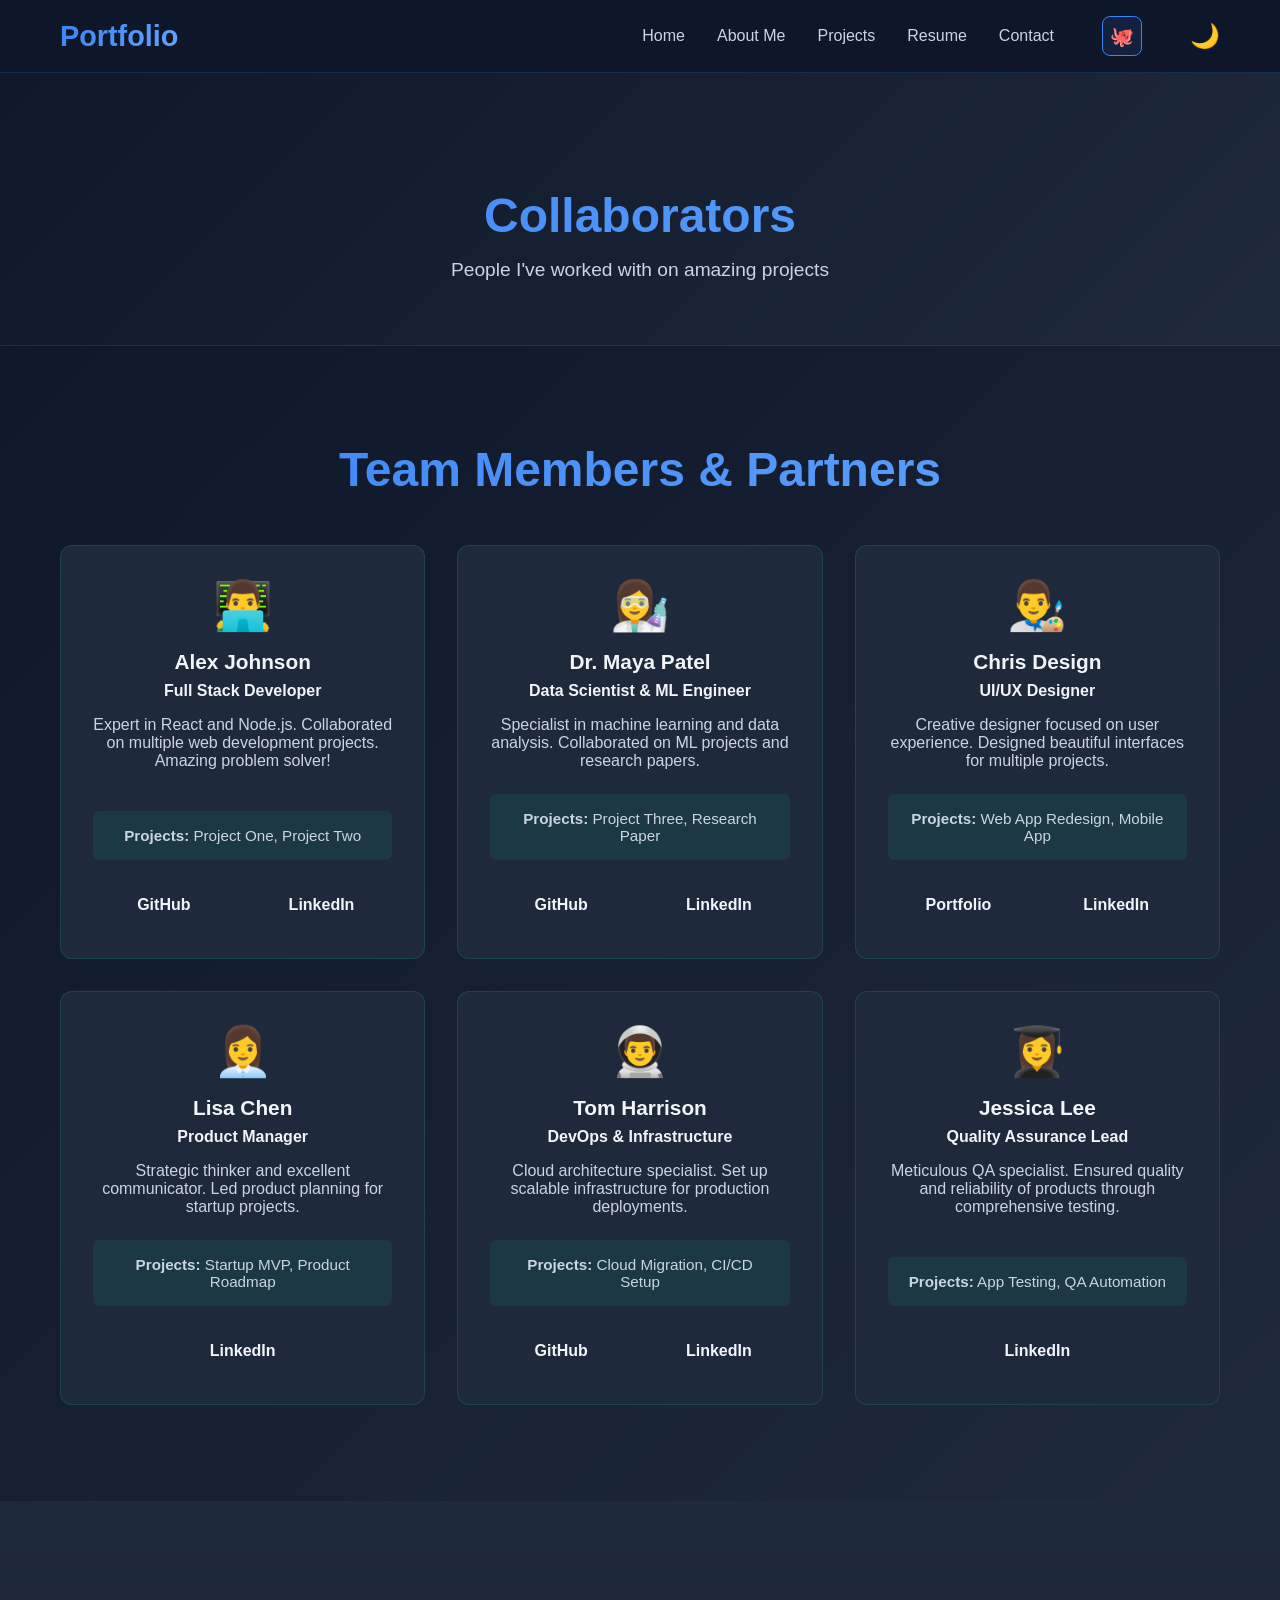
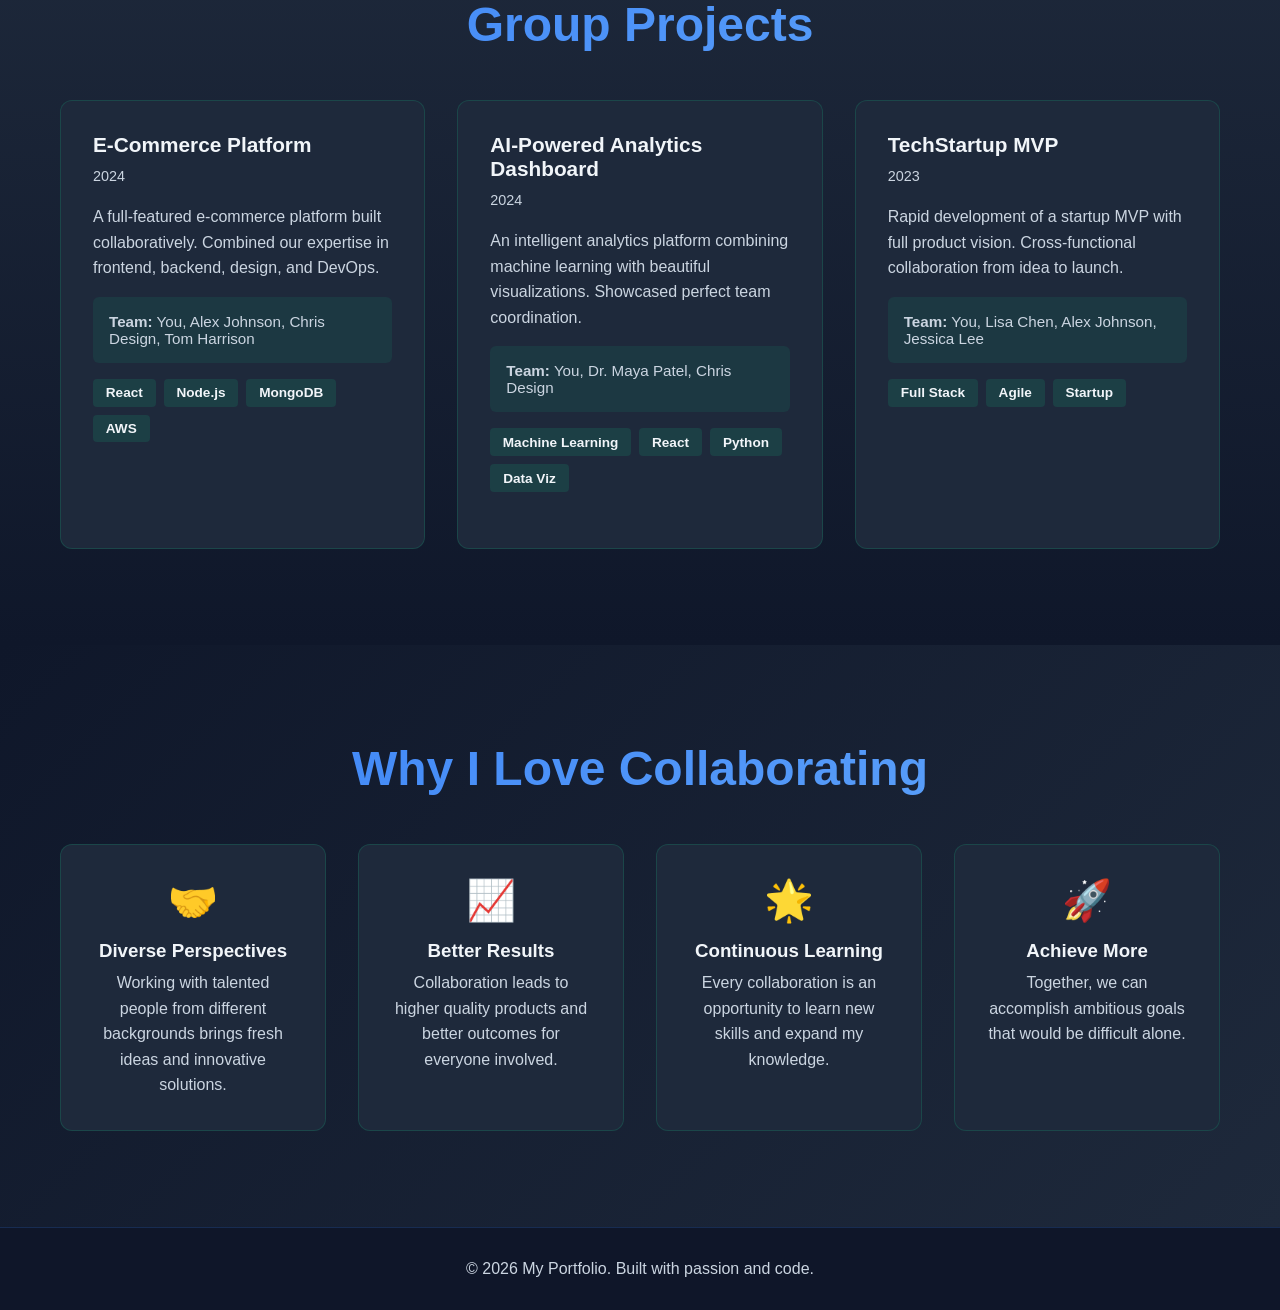
<file: collaborators.html>
<!DOCTYPE html>
<html lang="en">
<head>
    <meta charset="UTF-8">
    <meta name="viewport" content="width=device-width, initial-scale=1.0">
    <title>Collaborators - My Portfolio</title>
    <link rel="stylesheet" href="styles.css">
</head>
<body>
    <!-- Navigation -->
    <nav class="navbar">
        <div class="nav-container">
            <a href="index.html" class="logo">Portfolio</a>
            <ul class="nav-menu">
                <li><a href="index.html" class="nav-link">Home</a></li>
                <li><a href="index.html#about" class="nav-link">About Me</a></li>
                <li><a href="projects.html" class="nav-link">Projects</a></li>
                <li><a href="contact.html#resume" class="nav-link">Resume</a></li>
                <li><a href="contact.html" class="nav-link">Contact</a></li>
                <li><a href="https://github.com/mhall78" target="_blank" class="github-link-nav" title="GitHub">🐙</a></li>
                <li><button class="theme-toggle" id="theme-toggle" title="Toggle Dark/Light Mode">🌙</button></li>
            </ul>
        </div>
    </nav>

    <!-- Page Header -->
    <section class="page-header">
        <div class="container">
            <h1 class="fade-in">Collaborators</h1>
            <p class="fade-in-delay">People I've worked with on amazing projects</p>
        </div>
    </section>

    <!-- Team Members Section -->
    <section class="collaborators-section">
        <div class="container">
            <h2 class="section-title">Team Members & Partners</h2>
            <div class="collaborators-grid">
                <!-- Collaborator 1 -->
                <div class="collaborator-card fade-up">
                    <div class="collaborator-image">👨‍💻</div>
                    <h3>Alex Johnson</h3>
                    <p class="role">Full Stack Developer</p>
                    <p class="bio">Expert in React and Node.js. Collaborated on multiple web development projects. Amazing problem solver!</p>
                    <div class="collaboration-projects">
                        <strong>Projects:</strong> Project One, Project Two
                    </div>
                    <div class="collaborator-links">
                        <a href="https://github.com/mhall78" target="_blank" class="collab-link">GitHub</a>
                        <a href="https://linkedin.com" target="_blank" class="collab-link">LinkedIn</a>
                    </div>
                </div>

                <!-- Collaborator 2 -->
                <div class="collaborator-card fade-up">
                    <div class="collaborator-image">👩‍🔬</div>
                    <h3>Dr. Maya Patel</h3>
                    <p class="role">Data Scientist & ML Engineer</p>
                    <p class="bio">Specialist in machine learning and data analysis. Collaborated on ML projects and research papers.</p>
                    <div class="collaboration-projects">
                        <strong>Projects:</strong> Project Three, Research Paper
                    </div>
                    <div class="collaborator-links">
                        <a href="https://github.com/mhall78" target="_blank" class="collab-link">GitHub</a>
                        <a href="https://linkedin.com" target="_blank" class="collab-link">LinkedIn</a>
                    </div>
                </div>

                <!-- Collaborator 3 -->
                <div class="collaborator-card fade-up">
                    <div class="collaborator-image">👨‍🎨</div>
                    <h3>Chris Design</h3>
                    <p class="role">UI/UX Designer</p>
                    <p class="bio">Creative designer focused on user experience. Designed beautiful interfaces for multiple projects.</p>
                    <div class="collaboration-projects">
                        <strong>Projects:</strong> Web App Redesign, Mobile App
                    </div>
                    <div class="collaborator-links">
                        <a href="https://dribbble.com" target="_blank" class="collab-link">Portfolio</a>
                        <a href="https://linkedin.com" target="_blank" class="collab-link">LinkedIn</a>
                    </div>
                </div>

                <!-- Collaborator 4 -->
                <div class="collaborator-card fade-up">
                    <div class="collaborator-image">👩‍💼</div>
                    <h3>Lisa Chen</h3>
                    <p class="role">Product Manager</p>
                    <p class="bio">Strategic thinker and excellent communicator. Led product planning for startup projects.</p>
                    <div class="collaboration-projects">
                        <strong>Projects:</strong> Startup MVP, Product Roadmap
                    </div>
                    <div class="collaborator-links">
                        <a href="https://linkedin.com" target="_blank" class="collab-link">LinkedIn</a>
                    </div>
                </div>

                <!-- Collaborator 5 -->
                <div class="collaborator-card fade-up">
                    <div class="collaborator-image">👨‍🚀</div>
                    <h3>Tom Harrison</h3>
                    <p class="role">DevOps & Infrastructure</p>
                    <p class="bio">Cloud architecture specialist. Set up scalable infrastructure for production deployments.</p>
                    <div class="collaboration-projects">
                        <strong>Projects:</strong> Cloud Migration, CI/CD Setup
                    </div>
                    <div class="collaborator-links">
                        <a href="https://github.com/mhall78" target="_blank" class="collab-link">GitHub</a>
                        <a href="https://linkedin.com" target="_blank" class="collab-link">LinkedIn</a>
                    </div>
                </div>

                <!-- Collaborator 6 -->
                <div class="collaborator-card fade-up">
                    <div class="collaborator-image">👩‍🎓</div>
                    <h3>Jessica Lee</h3>
                    <p class="role">Quality Assurance Lead</p>
                    <p class="bio">Meticulous QA specialist. Ensured quality and reliability of products through comprehensive testing.</p>
                    <div class="collaboration-projects">
                        <strong>Projects:</strong> App Testing, QA Automation
                    </div>
                    <div class="collaborator-links">
                        <a href="https://linkedin.com" target="_blank" class="collab-link">LinkedIn</a>
                    </div>
                </div>
            </div>
        </div>
    </section>

    <!-- Group Projects Section -->
    <section class="group-projects-section">
        <div class="container">
            <h2 class="section-title">Group Projects</h2>
            <div class="group-projects-grid">
                <!-- Group Project 1 -->
                <div class="group-project-card fade-up">
                    <h3>E-Commerce Platform</h3>
                    <p class="project-year">2024</p>
                    <p>A full-featured e-commerce platform built collaboratively. Combined our expertise in frontend, backend, design, and DevOps.</p>
                    <div class="team-members">
                        <strong>Team:</strong> You, Alex Johnson, Chris Design, Tom Harrison
                    </div>
                    <div class="project-tags">
                        <span class="tag">React</span>
                        <span class="tag">Node.js</span>
                        <span class="tag">MongoDB</span>
                        <span class="tag">AWS</span>
                    </div>
                </div>

                <!-- Group Project 2 -->
                <div class="group-project-card fade-up">
                    <h3>AI-Powered Analytics Dashboard</h3>
                    <p class="project-year">2024</p>
                    <p>An intelligent analytics platform combining machine learning with beautiful visualizations. Showcased perfect team coordination.</p>
                    <div class="team-members">
                        <strong>Team:</strong> You, Dr. Maya Patel, Chris Design
                    </div>
                    <div class="project-tags">
                        <span class="tag">Machine Learning</span>
                        <span class="tag">React</span>
                        <span class="tag">Python</span>
                        <span class="tag">Data Viz</span>
                    </div>
                </div>

                <!-- Group Project 3 -->
                <div class="group-project-card fade-up">
                    <h3>TechStartup MVP</h3>
                    <p class="project-year">2023</p>
                    <p>Rapid development of a startup MVP with full product vision. Cross-functional collaboration from idea to launch.</p>
                    <div class="team-members">
                        <strong>Team:</strong> You, Lisa Chen, Alex Johnson, Jessica Lee
                    </div>
                    <div class="project-tags">
                        <span class="tag">Full Stack</span>
                        <span class="tag">Agile</span>
                        <span class="tag">Startup</span>
                    </div>
                </div>
            </div>
        </div>
    </section>

    <!-- Collaboration Benefits Section -->
    <section class="collaboration-benefits">
        <div class="container">
            <h2 class="section-title">Why I Love Collaborating</h2>
            <div class="benefits-grid">
                <div class="benefit-card fade-up">
                    <div class="benefit-icon">🤝</div>
                    <h3>Diverse Perspectives</h3>
                    <p>Working with talented people from different backgrounds brings fresh ideas and innovative solutions.</p>
                </div>
                <div class="benefit-card fade-up">
                    <div class="benefit-icon">📈</div>
                    <h3>Better Results</h3>
                    <p>Collaboration leads to higher quality products and better outcomes for everyone involved.</p>
                </div>
                <div class="benefit-card fade-up">
                    <div class="benefit-icon">🌟</div>
                    <h3>Continuous Learning</h3>
                    <p>Every collaboration is an opportunity to learn new skills and expand my knowledge.</p>
                </div>
                <div class="benefit-card fade-up">
                    <div class="benefit-icon">🚀</div>
                    <h3>Achieve More</h3>
                    <p>Together, we can accomplish ambitious goals that would be difficult alone.</p>
                </div>
            </div>
        </div>
    </section>

    <!-- Footer -->
    <footer class="footer">
        <p>&copy; 2026 My Portfolio. Built with passion and code.</p>
    </footer>

    <script src="script.js"></script>
</body>
</html>
</file>
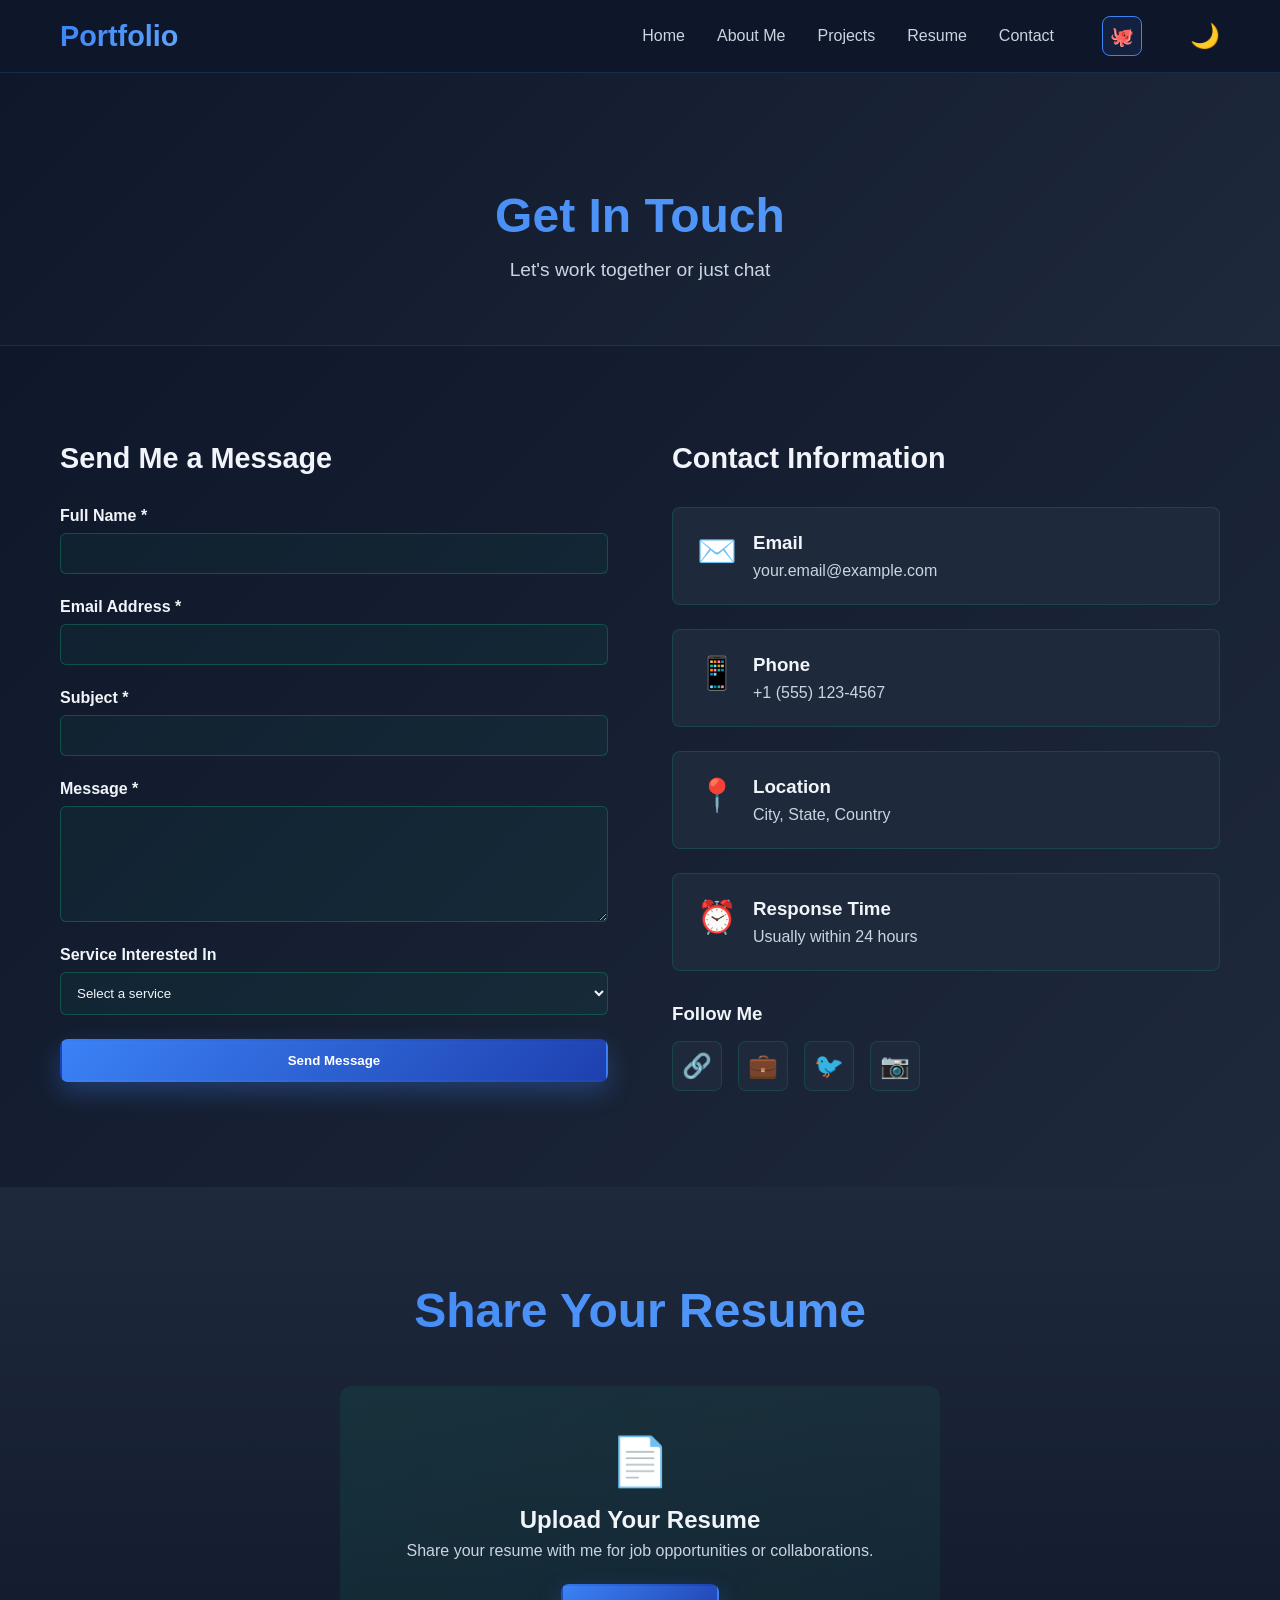
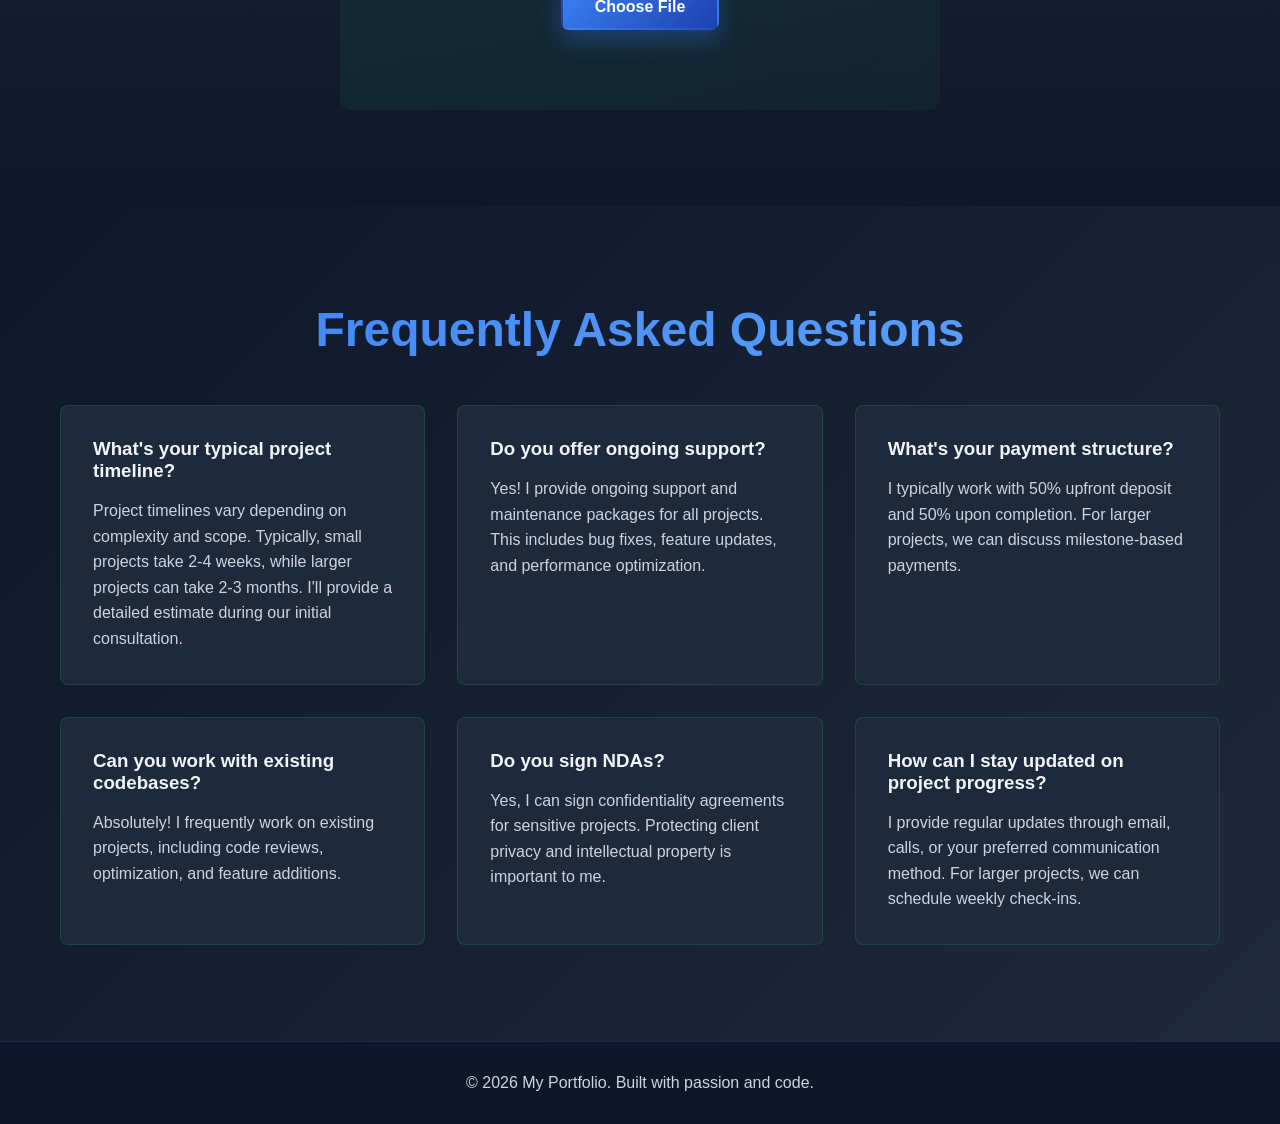
<file: contact.html>
<!DOCTYPE html>
<html lang="en">
<head>
    <meta charset="UTF-8">
    <meta name="viewport" content="width=device-width, initial-scale=1.0">
    <title>Contact - My Portfolio</title>
    <link rel="stylesheet" href="styles.css">
</head>
<body>
    <!-- Navigation -->
    <nav class="navbar">
        <div class="nav-container">
            <a href="index.html" class="logo">Portfolio</a>
            <ul class="nav-menu">
                <li><a href="index.html" class="nav-link">Home</a></li>
                <li><a href="index.html#about" class="nav-link">About Me</a></li>
                <li><a href="projects.html" class="nav-link">Projects</a></li>
                <li><a href="contact.html#resume" class="nav-link">Resume</a></li>
                <li><a href="contact.html" class="nav-link">Contact</a></li>
                <li><a href="https://github.com/mhall78" target="_blank" class="github-link-nav" title="GitHub">🐙</a></li>
                <li><button class="theme-toggle" id="theme-toggle" title="Toggle Dark/Light Mode">🌙</button></li>
            </ul>
        </div>
    </nav>

    <!-- Page Header -->
    <section class="page-header">
        <div class="container">
            <h1 class="fade-in">Get In Touch</h1>
            <p class="fade-in-delay">Let's work together or just chat</p>
        </div>
    </section>

    <!-- Contact Section -->
    <section class="contact-section">
        <div class="container">
            <div class="contact-wrapper">
                <!-- Contact Form -->
                <div class="contact-form-wrapper fade-up">
                    <h2>Send Me a Message</h2>
                    <form id="contact-form" class="contact-form">
                        <div class="form-group">
                            <label for="name">Full Name *</label>
                            <input type="text" id="name" name="name" required>
                        </div>

                        <div class="form-group">
                            <label for="email">Email Address *</label>
                            <input type="email" id="email" name="email" required>
                        </div>

                        <div class="form-group">
                            <label for="subject">Subject *</label>
                            <input type="text" id="subject" name="subject" required>
                        </div>

                        <div class="form-group">
                            <label for="message">Message *</label>
                            <textarea id="message" name="message" rows="6" required></textarea>
                        </div>

                        <div class="form-group">
                            <label for="service">Service Interested In</label>
                            <select id="service" name="service">
                                <option value="">Select a service</option>
                                <option value="web-dev">Web Development</option>
                                <option value="ml">Machine Learning</option>
                                <option value="data-analysis">Data Analysis</option>
                                <option value="consulting">Technical Consulting</option>
                                <option value="tutoring">Tutoring & Training</option>
                                <option value="startup">Startup Development</option>
                                <option value="other">Other</option>
                            </select>
                        </div>

                        <button type="submit" class="btn btn-primary">Send Message</button>
                    </form>
                    <div id="form-status" class="form-status"></div>
                </div>

                <!-- Contact Info -->
                <div class="contact-info-wrapper fade-up">
                    <h2>Contact Information</h2>
                    
                    <div class="contact-info-item">
                        <div class="info-icon">✉️</div>
                        <div class="info-content">
                            <h3>Email</h3>
                            <a href="mailto:your.email@example.com">your.email@example.com</a>
                        </div>
                    </div>

                    <div class="contact-info-item">
                        <div class="info-icon">📱</div>
                        <div class="info-content">
                            <h3>Phone</h3>
                            <p>+1 (555) 123-4567</p>
                        </div>
                    </div>

                    <div class="contact-info-item">
                        <div class="info-icon">📍</div>
                        <div class="info-content">
                            <h3>Location</h3>
                            <p>City, State, Country</p>
                        </div>
                    </div>

                    <div class="contact-info-item">
                        <div class="info-icon">⏰</div>
                        <div class="info-content">
                            <h3>Response Time</h3>
                            <p>Usually within 24 hours</p>
                        </div>
                    </div>

                    <!-- Social Links -->
                    <div class="social-links">
                        <h3>Follow Me</h3>
                        <div class="social-icons">
                            <a href="https://github.com/mhall78" target="_blank" class="social-link" title="GitHub">
                                <span>🔗</span>
                            </a>
                            <a href="https://linkedin.com" target="_blank" class="social-link" title="LinkedIn">
                                <span>💼</span>
                            </a>
                            <a href="https://twitter.com" target="_blank" class="social-link" title="Twitter">
                                <span>🐦</span>
                            </a>
                            <a href="https://instagram.com" target="_blank" class="social-link" title="Instagram">
                                <span>📷</span>
                            </a>
                        </div>
                    </div>
                </div>
            </div>
        </div>
    </section>

    <!-- Resume Upload Section -->
    <section id="resume" class="resume-section">
        <div class="container">
            <h2 class="section-title">Share Your Resume</h2>
            <div class="resume-container fade-up">
                <div class="resume-placeholder">
                    <div class="resume-icon">📄</div>
                    <h3>Upload Your Resume</h3>
                    <p>Share your resume with me for job opportunities or collaborations.</p>
                    <label class="resume-upload">
                        <input type="file" id="resume-file" accept=".pdf,.doc,.docx" hidden>
                        <span class="btn btn-primary">Choose File</span>
                    </label>
                    <div id="resume-preview" class="resume-preview"></div>
                </div>
            </div>
        </div>
    </section>

    <!-- FAQ Section -->
    <section class="faq-section">
        <div class="container">
            <h2 class="section-title">Frequently Asked Questions</h2>
            <div class="faq-grid">
                <div class="faq-item fade-up">
                    <h3>What's your typical project timeline?</h3>
                    <p>Project timelines vary depending on complexity and scope. Typically, small projects take 2-4 weeks, while larger projects can take 2-3 months. I'll provide a detailed estimate during our initial consultation.</p>
                </div>

                <div class="faq-item fade-up">
                    <h3>Do you offer ongoing support?</h3>
                    <p>Yes! I provide ongoing support and maintenance packages for all projects. This includes bug fixes, feature updates, and performance optimization.</p>
                </div>

                <div class="faq-item fade-up">
                    <h3>What's your payment structure?</h3>
                    <p>I typically work with 50% upfront deposit and 50% upon completion. For larger projects, we can discuss milestone-based payments.</p>
                </div>

                <div class="faq-item fade-up">
                    <h3>Can you work with existing codebases?</h3>
                    <p>Absolutely! I frequently work on existing projects, including code reviews, optimization, and feature additions.</p>
                </div>

                <div class="faq-item fade-up">
                    <h3>Do you sign NDAs?</h3>
                    <p>Yes, I can sign confidentiality agreements for sensitive projects. Protecting client privacy and intellectual property is important to me.</p>
                </div>

                <div class="faq-item fade-up">
                    <h3>How can I stay updated on project progress?</h3>
                    <p>I provide regular updates through email, calls, or your preferred communication method. For larger projects, we can schedule weekly check-ins.</p>
                </div>
            </div>
        </div>
    </section>

    <!-- Footer -->
    <footer class="footer">
        <p>&copy; 2026 My Portfolio. Built with passion and code.</p>
    </footer>

    <script src="script.js"></script>
</body>
</html>
</file>
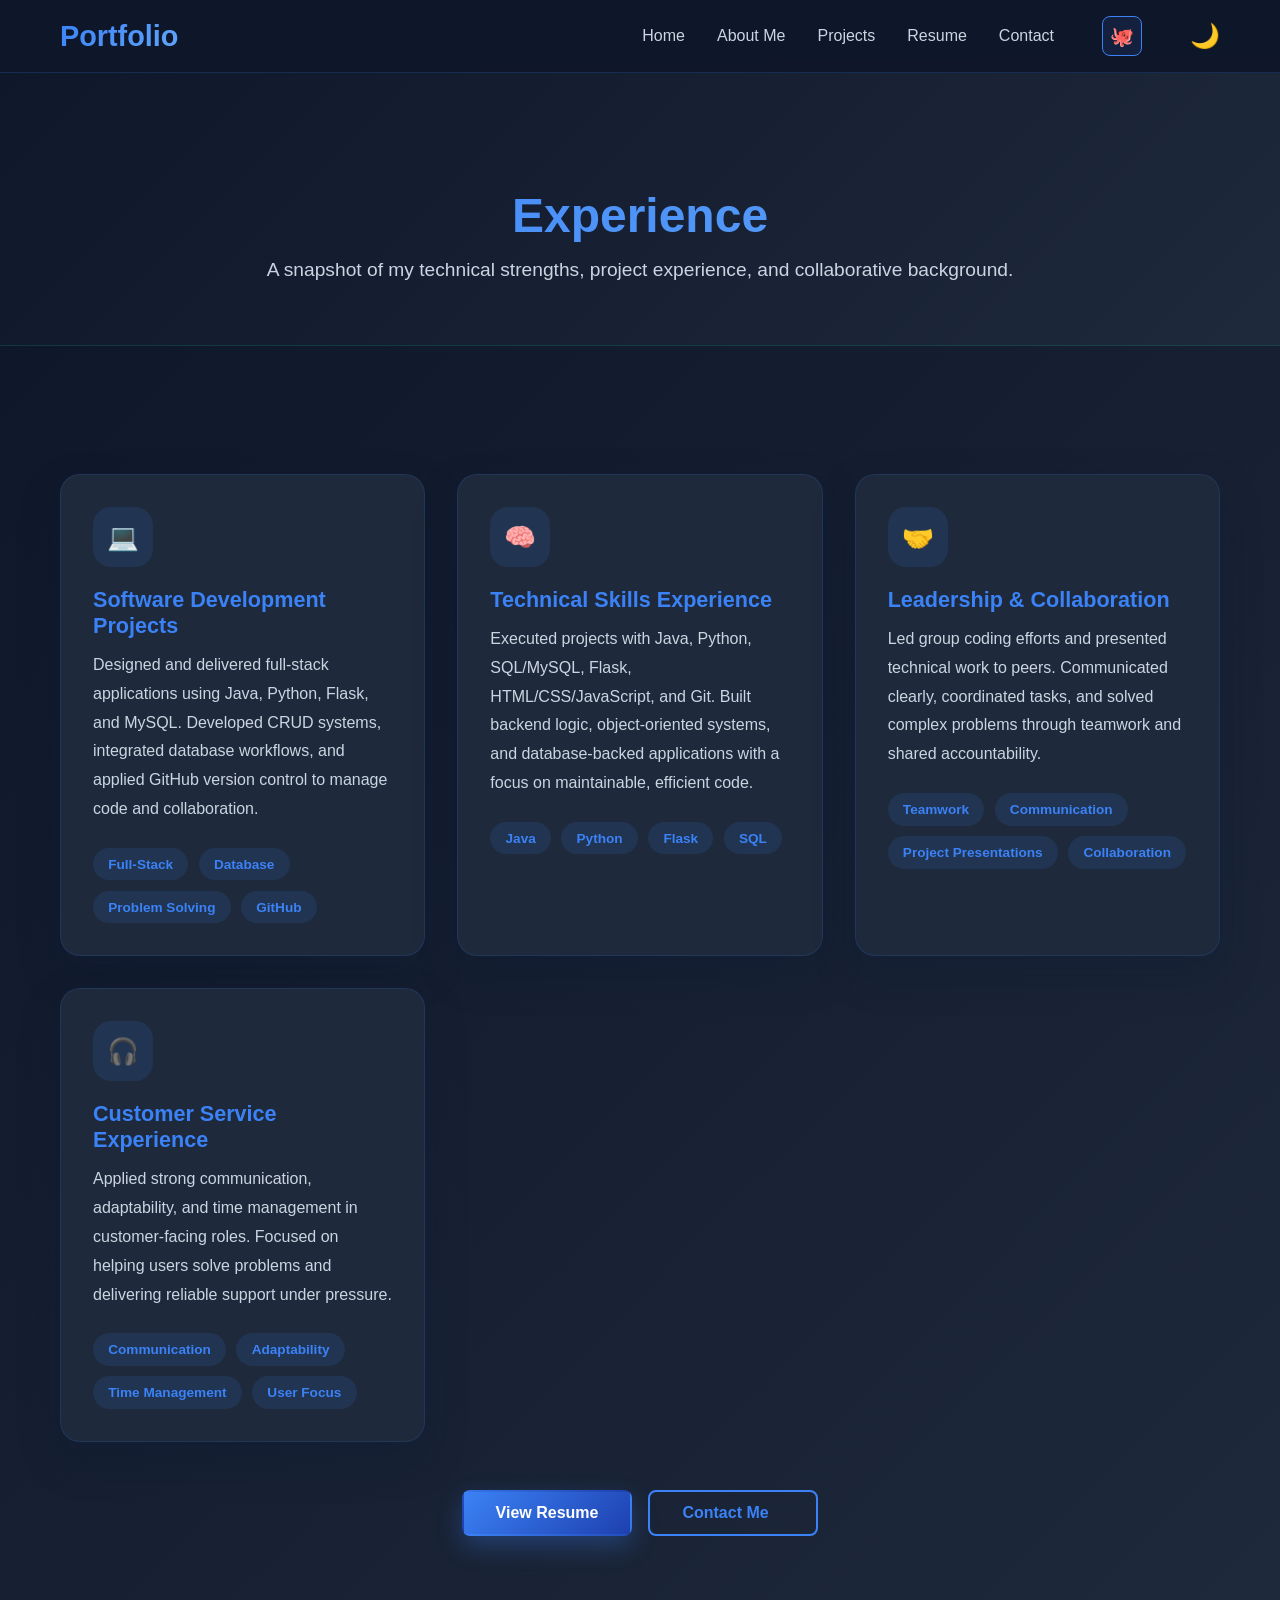
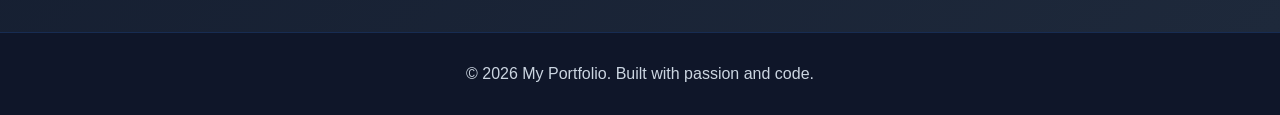
<file: experience.html>
<!DOCTYPE html>
<html lang="en">
<head>
    <meta charset="UTF-8">
    <meta name="viewport" content="width=device-width, initial-scale=1.0">
    <title>Experience - My Portfolio</title>
    <link rel="stylesheet" href="styles.css">
</head>
<body>
    <!-- Navigation -->
    <nav class="navbar">
        <div class="nav-container">
            <a href="index.html" class="logo">Portfolio</a>
            <ul class="nav-menu">
                <li><a href="index.html" class="nav-link">Home</a></li>
                <li><a href="index.html#about" class="nav-link">About Me</a></li>
                <li><a href="projects.html" class="nav-link">Projects</a></li>
                <li><a href="contact.html#resume" class="nav-link">Resume</a></li>
                <li><a href="contact.html" class="nav-link">Contact</a></li>
                <li><a href="https://github.com/mhall78" target="_blank" class="github-link-nav" title="GitHub">🐙</a></li>
                <li><button class="theme-toggle" id="theme-toggle" title="Toggle Dark/Light Mode">🌙</button></li>
            </ul>
        </div>
    </nav>

    <!-- Page Header -->
    <section class="page-header">
        <div class="container">
            <h1 class="fade-in">Experience</h1>
            <p class="fade-in-delay">A snapshot of my technical strengths, project experience, and collaborative background.</p>
        </div>
    </section>

    <!-- Experience Overview -->
    <section class="experience-section">
        <div class="container">
            <div class="experience-grid">
                <article class="experience-card fade-up">
                    <div class="experience-icon">💻</div>
                    <h3>Software Development Projects</h3>
                    <p>Designed and delivered full-stack applications using Java, Python, Flask, and MySQL. Developed CRUD systems, integrated database workflows, and applied GitHub version control to manage code and collaboration.</p>
                    <div class="experience-tags">
                        <span class="tag">Full-Stack</span>
                        <span class="tag">Database</span>
                        <span class="tag">Problem Solving</span>
                        <span class="tag">GitHub</span>
                    </div>
                </article>

                <article class="experience-card fade-up">
                    <div class="experience-icon">🧠</div>
                    <h3>Technical Skills Experience</h3>
                    <p>Executed projects with Java, Python, SQL/MySQL, Flask, HTML/CSS/JavaScript, and Git. Built backend logic, object-oriented systems, and database-backed applications with a focus on maintainable, efficient code.</p>
                    <div class="experience-tags">
                        <span class="tag">Java</span>
                        <span class="tag">Python</span>
                        <span class="tag">Flask</span>
                        <span class="tag">SQL</span>
                    </div>
                </article>

                <article class="experience-card fade-up">
                    <div class="experience-icon">🤝</div>
                    <h3>Leadership & Collaboration</h3>
                    <p>Led group coding efforts and presented technical work to peers. Communicated clearly, coordinated tasks, and solved complex problems through teamwork and shared accountability.</p>
                    <div class="experience-tags">
                        <span class="tag">Teamwork</span>
                        <span class="tag">Communication</span>
                        <span class="tag">Project Presentations</span>
                        <span class="tag">Collaboration</span>
                    </div>
                </article>

                <article class="experience-card fade-up">
                    <div class="experience-icon">🎧</div>
                    <h3>Customer Service Experience</h3>
                    <p>Applied strong communication, adaptability, and time management in customer-facing roles. Focused on helping users solve problems and delivering reliable support under pressure.</p>
                    <div class="experience-tags">
                        <span class="tag">Communication</span>
                        <span class="tag">Adaptability</span>
                        <span class="tag">Time Management</span>
                        <span class="tag">User Focus</span>
                    </div>
                </article>
            </div>

            <div class="experience-actions fade-up">
                <a href="contact.html#resume" class="btn btn-primary">View Resume</a>
                <a href="contact.html" class="btn btn-secondary">Contact Me</a>
            </div>
        </div>
    </section>

    <!-- Footer -->
    <footer class="footer">
        <p>&copy; 2026 My Portfolio. Built with passion and code.</p>
    </footer>

    <script src="script.js"></script>
</body>
</html>
</file>
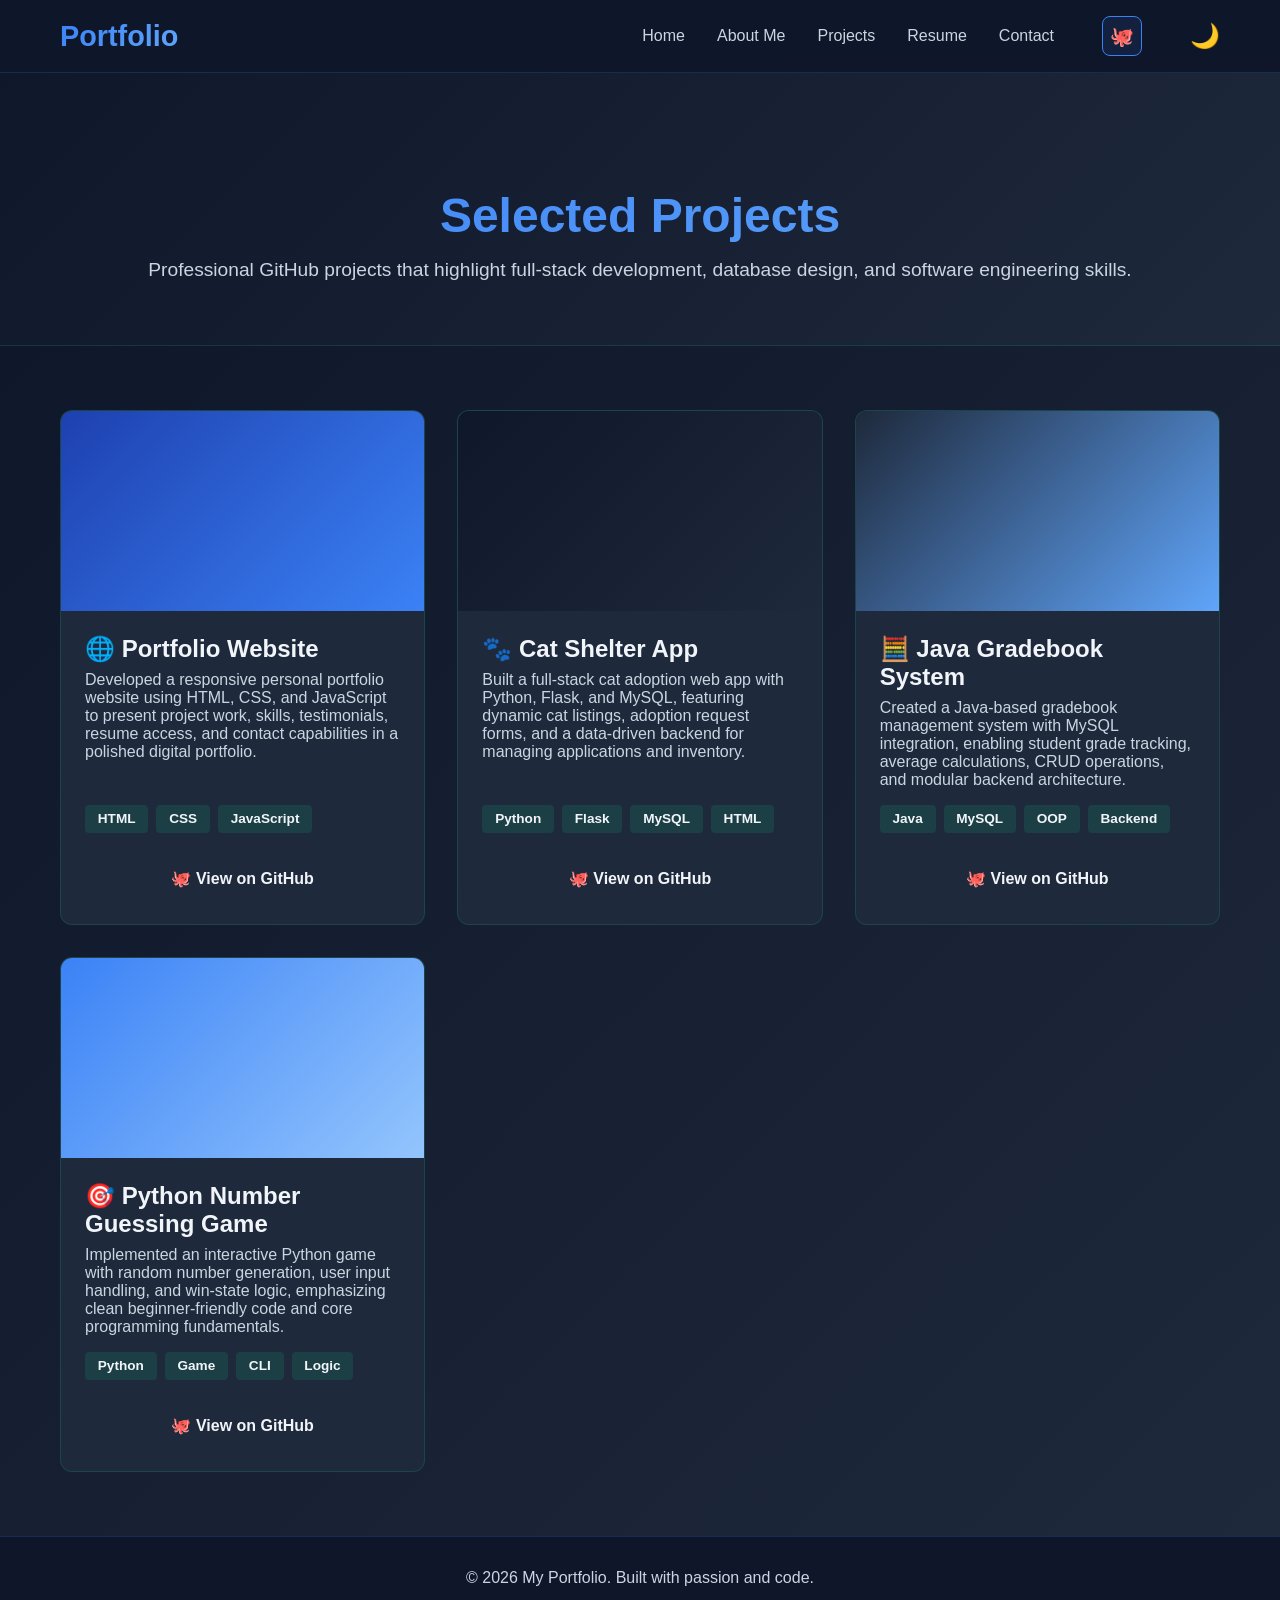
<file: projects.html>
<!DOCTYPE html>
<html lang="en">
<head>
    <meta charset="UTF-8">
    <meta name="viewport" content="width=device-width, initial-scale=1.0">
    <title>Projects - My Portfolio</title>
    <link rel="stylesheet" href="styles.css">
</head>
<body>
    <!-- Navigation -->
    <nav class="navbar">
        <div class="nav-container">
            <a href="index.html" class="logo">Portfolio</a>
            <ul class="nav-menu">
                <li><a href="index.html" class="nav-link">Home</a></li>
                <li><a href="index.html#about" class="nav-link">About Me</a></li>
                <li><a href="projects.html" class="nav-link">Projects</a></li>
                <li><a href="contact.html#resume" class="nav-link">Resume</a></li>
                <li><a href="contact.html" class="nav-link">Contact</a></li>
                <li><a href="https://github.com/mhall78" target="_blank" class="github-link-nav" title="GitHub">🐙</a></li>
                <li><button class="theme-toggle" id="theme-toggle" title="Toggle Dark/Light Mode">🌙</button></li>
            </ul>
        </div>
    </nav>

    <!-- Page Header -->
    <section class="page-header">
        <div class="container">
            <h1 class="fade-in">Selected Projects</h1>
            <p class="fade-in-delay">Professional GitHub projects that highlight full-stack development, database design, and software engineering skills.</p>
        </div>
    </section>

    <!-- Projects Section -->
    <section class="projects-detail">
        <div class="container">
            <div class="projects-grid">
                <!-- Project Card 1 -->
                <div class="project-card">
                    <div class="project-image" style="background: linear-gradient(135deg, #1E40AF 0%, #3B82F6 100%);"></div>
                    <div class="project-content">
                        <h3>🌐 Portfolio Website</h3>
                        <p>Developed a responsive personal portfolio website using HTML, CSS, and JavaScript to present project work, skills, testimonials, resume access, and contact capabilities in a polished digital portfolio.</p>
                        <div class="project-tags">
                            <span class="tag">HTML</span>
                            <span class="tag">CSS</span>
                            <span class="tag">JavaScript</span>
                        </div>
                        <div class="project-links">
                            <a href="https://github.com/mhall78/portfolio-website" target="_blank" class="project-link github-link">🐙 View on GitHub</a>
                        </div>
                    </div>
                </div>

                <!-- Project Card 2 -->
                <div class="project-card">
                    <div class="project-image" style="background: linear-gradient(135deg, #0F172A 0%, #1E293B 100%);"></div>
                    <div class="project-content">
                        <h3>🐾 Cat Shelter App</h3>
                        <p>Built a full-stack cat adoption web app with Python, Flask, and MySQL, featuring dynamic cat listings, adoption request forms, and a data-driven backend for managing applications and inventory.</p>
                        <div class="project-tags">
                            <span class="tag">Python</span>
                            <span class="tag">Flask</span>
                            <span class="tag">MySQL</span>
                            <span class="tag">HTML</span>
                        </div>
                        <div class="project-links">
                            <a href="https://github.com/mhall78/cat-shelter-app" target="_blank" class="project-link github-link">🐙 View on GitHub</a>
                        </div>
                    </div>
                </div>

                <!-- Project Card 3 -->
                <div class="project-card">
                    <div class="project-image" style="background: linear-gradient(135deg, #1E293B 0%, #60A5FA 100%);"></div>
                    <div class="project-content">
                        <h3>🧮 Java Gradebook System</h3>
                        <p>Created a Java-based gradebook management system with MySQL integration, enabling student grade tracking, average calculations, CRUD operations, and modular backend architecture.</p>
                        <div class="project-tags">
                            <span class="tag">Java</span>
                            <span class="tag">MySQL</span>
                            <span class="tag">OOP</span>
                            <span class="tag">Backend</span>
                        </div>
                        <div class="project-links">
                            <a href="https://github.com/mhall78/java-gradebook-system" target="_blank" class="project-link github-link">🐙 View on GitHub</a>
                        </div>
                    </div>
                </div>

                <!-- Project Card 4 -->
                <div class="project-card">
                    <div class="project-image" style="background: linear-gradient(135deg, #3B82F6 0%, #93C5FD 100%);"></div>
                    <div class="project-content">
                        <h3>🎯 Python Number Guessing Game</h3>
                        <p>Implemented an interactive Python game with random number generation, user input handling, and win-state logic, emphasizing clean beginner-friendly code and core programming fundamentals.</p>
                        <div class="project-tags">
                            <span class="tag">Python</span>
                            <span class="tag">Game</span>
                            <span class="tag">CLI</span>
                            <span class="tag">Logic</span>
                        </div>
                        <div class="project-links">
                            <a href="https://github.com/mhall78/python-number-guessing-game" target="_blank" class="project-link github-link">🐙 View on GitHub</a>
                        </div>
                    </div>
                </div>
            </div>
        </div>
    </section>

    <!-- Footer -->
    <footer class="footer">
        <p>&copy; 2026 My Portfolio. Built with passion and code.</p>
    </footer>

    <script src="script.js"></script>
</body>
</html>
</file>
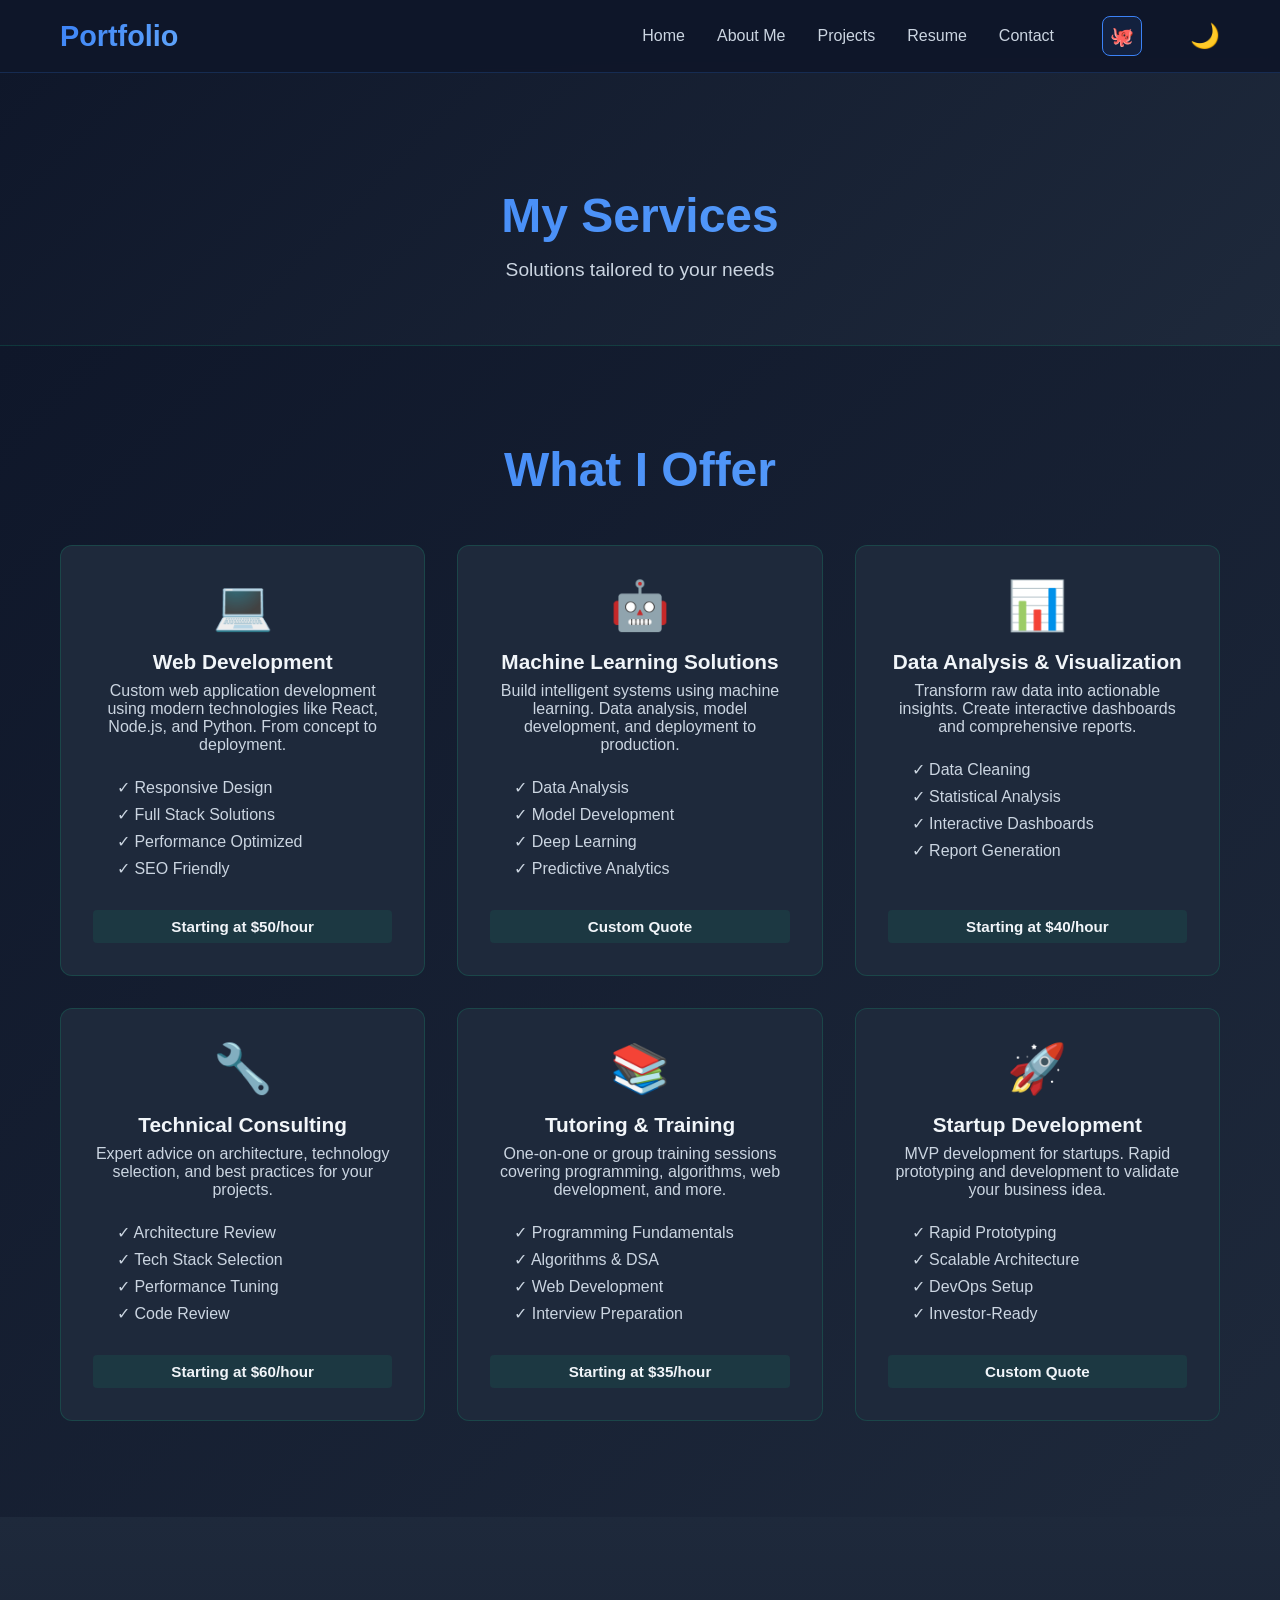
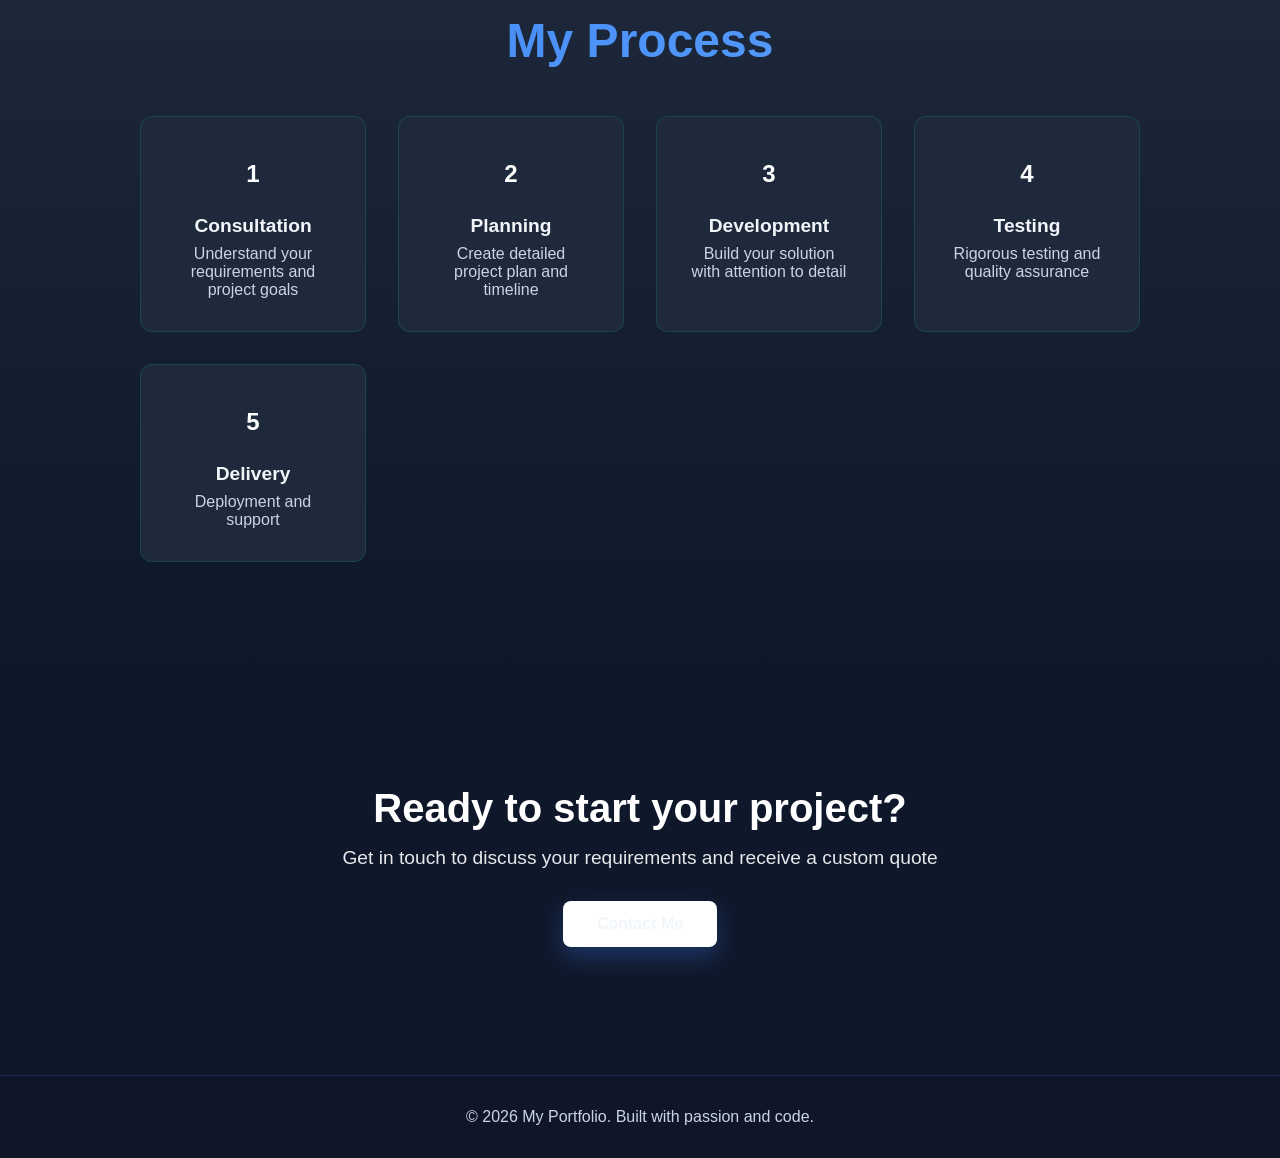
<file: services.html>
<!DOCTYPE html>
<html lang="en">
<head>
    <meta charset="UTF-8">
    <meta name="viewport" content="width=device-width, initial-scale=1.0">
    <title>Services - My Portfolio</title>
    <link rel="stylesheet" href="styles.css">
</head>
<body>
    <!-- Navigation -->
    <nav class="navbar">
        <div class="nav-container">
            <a href="index.html" class="logo">Portfolio</a>
            <ul class="nav-menu">
                <li><a href="index.html" class="nav-link">Home</a></li>
                <li><a href="index.html#about" class="nav-link">About Me</a></li>
                <li><a href="projects.html" class="nav-link">Projects</a></li>
                <li><a href="contact.html#resume" class="nav-link">Resume</a></li>
                <li><a href="contact.html" class="nav-link">Contact</a></li>
                <li><a href="https://github.com/mhall78" target="_blank" class="github-link-nav" title="GitHub">🐙</a></li>
                <li><button class="theme-toggle" id="theme-toggle" title="Toggle Dark/Light Mode">🌙</button></li>
            </ul>
        </div>
    </nav>

    <!-- Page Header -->
    <section class="page-header">
        <div class="container">
            <h1 class="fade-in">My Services</h1>
            <p class="fade-in-delay">Solutions tailored to your needs</p>
        </div>
    </section>

    <!-- Services Section -->
    <section class="services-section">
        <div class="container">
            <h2 class="section-title">What I Offer</h2>
            <div class="services-grid">
                <!-- Service 1 -->
                <div class="service-card fade-up">
                    <div class="service-icon">💻</div>
                    <h3>Web Development</h3>
                    <p>Custom web application development using modern technologies like React, Node.js, and Python. From concept to deployment.</p>
                    <ul class="service-features">
                        <li>✓ Responsive Design</li>
                        <li>✓ Full Stack Solutions</li>
                        <li>✓ Performance Optimized</li>
                        <li>✓ SEO Friendly</li>
                    </ul>
                    <span class="service-price">Starting at $50/hour</span>
                </div>

                <!-- Service 2 -->
                <div class="service-card fade-up">
                    <div class="service-icon">🤖</div>
                    <h3>Machine Learning Solutions</h3>
                    <p>Build intelligent systems using machine learning. Data analysis, model development, and deployment to production.</p>
                    <ul class="service-features">
                        <li>✓ Data Analysis</li>
                        <li>✓ Model Development</li>
                        <li>✓ Deep Learning</li>
                        <li>✓ Predictive Analytics</li>
                    </ul>
                    <span class="service-price">Custom Quote</span>
                </div>

                <!-- Service 3 -->
                <div class="service-card fade-up">
                    <div class="service-icon">📊</div>
                    <h3>Data Analysis & Visualization</h3>
                    <p>Transform raw data into actionable insights. Create interactive dashboards and comprehensive reports.</p>
                    <ul class="service-features">
                        <li>✓ Data Cleaning</li>
                        <li>✓ Statistical Analysis</li>
                        <li>✓ Interactive Dashboards</li>
                        <li>✓ Report Generation</li>
                    </ul>
                    <span class="service-price">Starting at $40/hour</span>
                </div>

                <!-- Service 4 -->
                <div class="service-card fade-up">
                    <div class="service-icon">🔧</div>
                    <h3>Technical Consulting</h3>
                    <p>Expert advice on architecture, technology selection, and best practices for your projects.</p>
                    <ul class="service-features">
                        <li>✓ Architecture Review</li>
                        <li>✓ Tech Stack Selection</li>
                        <li>✓ Performance Tuning</li>
                        <li>✓ Code Review</li>
                    </ul>
                    <span class="service-price">Starting at $60/hour</span>
                </div>

                <!-- Service 5 -->
                <div class="service-card fade-up">
                    <div class="service-icon">📚</div>
                    <h3>Tutoring & Training</h3>
                    <p>One-on-one or group training sessions covering programming, algorithms, web development, and more.</p>
                    <ul class="service-features">
                        <li>✓ Programming Fundamentals</li>
                        <li>✓ Algorithms & DSA</li>
                        <li>✓ Web Development</li>
                        <li>✓ Interview Preparation</li>
                    </ul>
                    <span class="service-price">Starting at $35/hour</span>
                </div>

                <!-- Service 6 -->
                <div class="service-card fade-up">
                    <div class="service-icon">🚀</div>
                    <h3>Startup Development</h3>
                    <p>MVP development for startups. Rapid prototyping and development to validate your business idea.</p>
                    <ul class="service-features">
                        <li>✓ Rapid Prototyping</li>
                        <li>✓ Scalable Architecture</li>
                        <li>✓ DevOps Setup</li>
                        <li>✓ Investor-Ready</li>
                    </ul>
                    <span class="service-price">Custom Quote</span>
                </div>
            </div>
        </div>
    </section>

    <!-- Process Section -->
    <section class="process-section">
        <div class="container">
            <h2 class="section-title">My Process</h2>
            <div class="process-steps">
                <div class="process-step fade-up">
                    <div class="step-number">1</div>
                    <h3>Consultation</h3>
                    <p>Understand your requirements and project goals</p>
                </div>
                <div class="process-step fade-up">
                    <div class="step-number">2</div>
                    <h3>Planning</h3>
                    <p>Create detailed project plan and timeline</p>
                </div>
                <div class="process-step fade-up">
                    <div class="step-number">3</div>
                    <h3>Development</h3>
                    <p>Build your solution with attention to detail</p>
                </div>
                <div class="process-step fade-up">
                    <div class="step-number">4</div>
                    <h3>Testing</h3>
                    <p>Rigorous testing and quality assurance</p>
                </div>
                <div class="process-step fade-up">
                    <div class="step-number">5</div>
                    <h3>Delivery</h3>
                    <p>Deployment and support</p>
                </div>
            </div>
        </div>
    </section>

    <!-- CTA Section -->
    <section class="cta-section">
        <div class="container">
            <h2>Ready to start your project?</h2>
            <p>Get in touch to discuss your requirements and receive a custom quote</p>
            <a href="contact.html" class="btn btn-primary">Contact Me</a>
        </div>
    </section>

    <!-- Footer -->
    <footer class="footer">
        <p>&copy; 2026 My Portfolio. Built with passion and code.</p>
    </footer>

    <script src="script.js"></script>
</body>
</html>
</file>
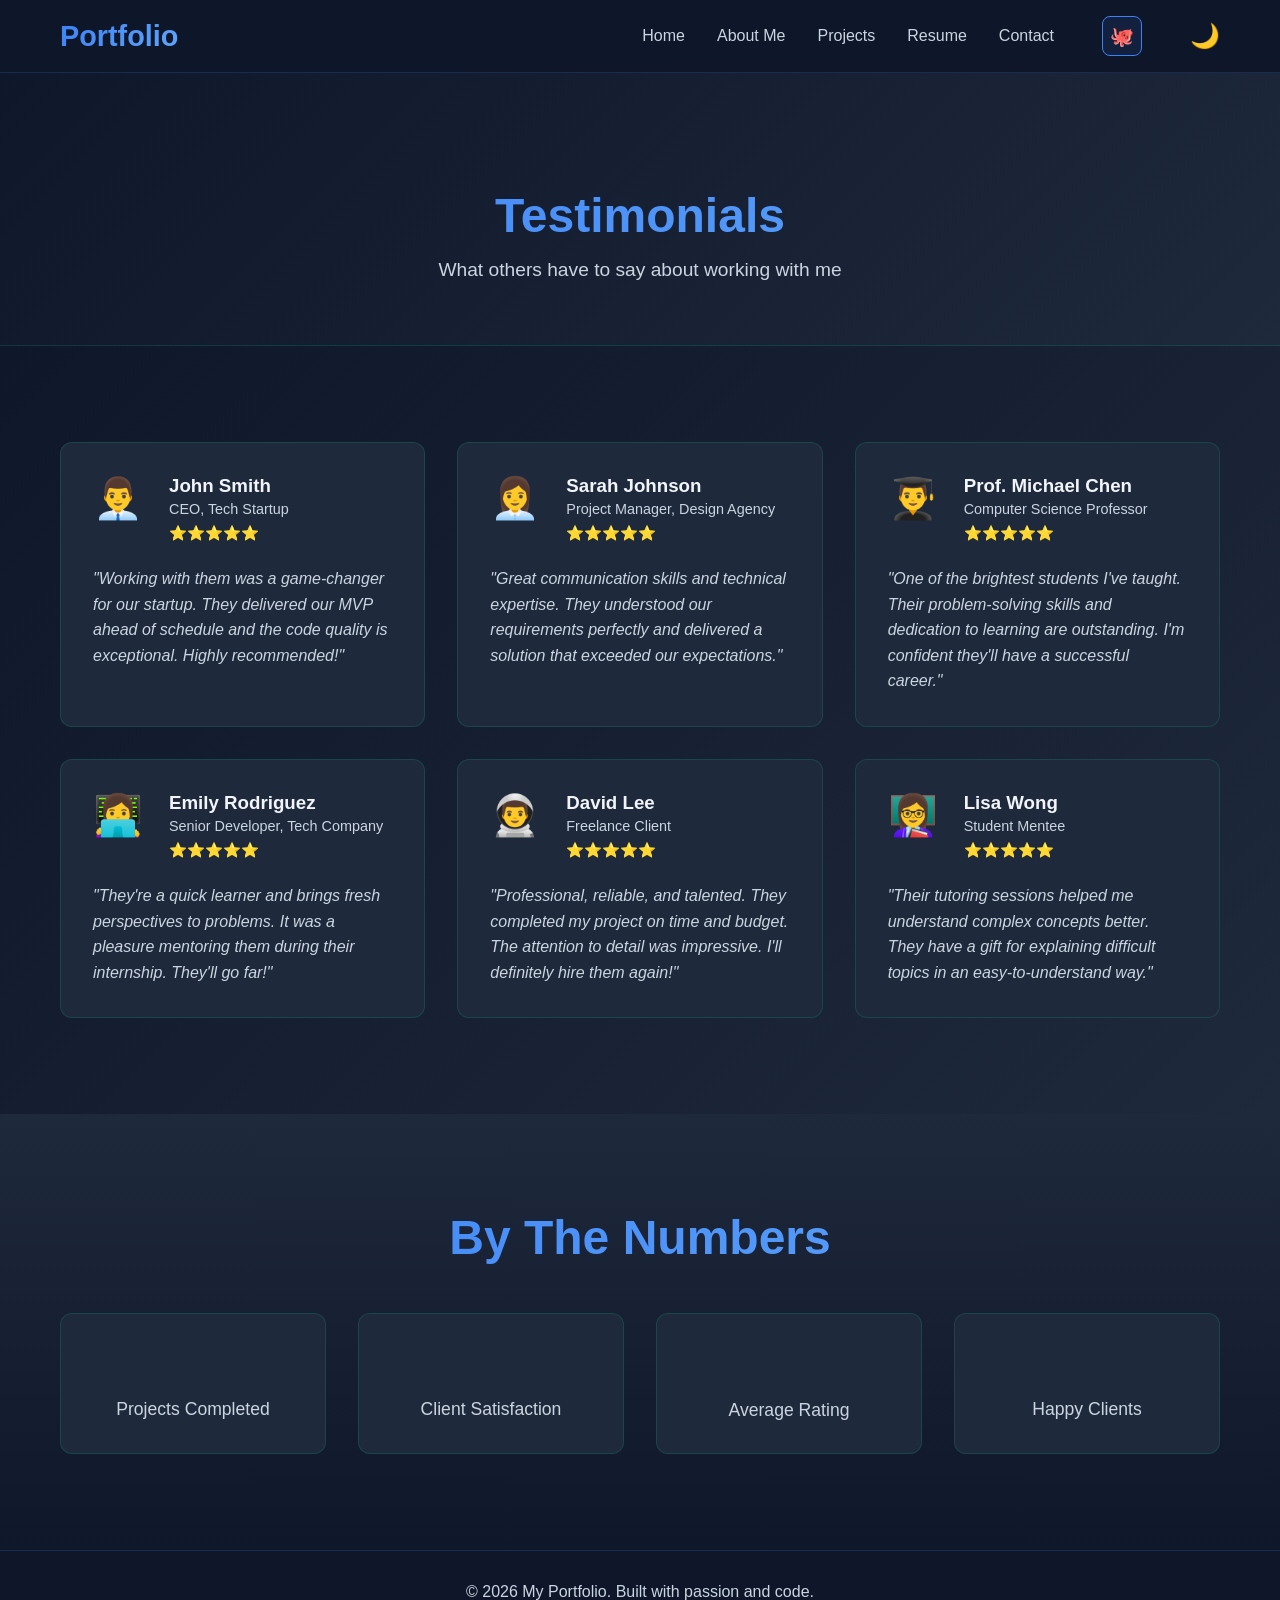
<file: testimonials.html>
<!DOCTYPE html>
<html lang="en">
<head>
    <meta charset="UTF-8">
    <meta name="viewport" content="width=device-width, initial-scale=1.0">
    <title>Testimonials - My Portfolio</title>
    <link rel="stylesheet" href="styles.css">
</head>
<body>
    <!-- Navigation -->
    <nav class="navbar">
        <div class="nav-container">
            <a href="index.html" class="logo">Portfolio</a>
            <ul class="nav-menu">
                <li><a href="index.html" class="nav-link">Home</a></li>
                <li><a href="index.html#about" class="nav-link">About Me</a></li>
                <li><a href="projects.html" class="nav-link">Projects</a></li>
                <li><a href="contact.html#resume" class="nav-link">Resume</a></li>
                <li><a href="contact.html" class="nav-link">Contact</a></li>
                <li><a href="https://github.com/mhall78" target="_blank" class="github-link-nav" title="GitHub">🐙</a></li>
                <li><button class="theme-toggle" id="theme-toggle" title="Toggle Dark/Light Mode">🌙</button></li>
            </ul>
        </div>
    </nav>

    <!-- Page Header -->
    <section class="page-header">
        <div class="container">
            <h1 class="fade-in">Testimonials</h1>
            <p class="fade-in-delay">What others have to say about working with me</p>
        </div>
    </section>

    <!-- Testimonials Section -->
    <section class="testimonials-section">
        <div class="container">
            <div class="testimonials-grid">
                <!-- Testimonial 1 -->
                <div class="testimonial-card fade-up">
                    <div class="testimonial-header">
                        <div class="testimonial-avatar">👨‍💼</div>
                        <div class="testimonial-info">
                            <h3>John Smith</h3>
                            <p class="testimonial-position">CEO, Tech Startup</p>
                            <div class="testimonial-rating">⭐⭐⭐⭐⭐</div>
                        </div>
                    </div>
                    <p class="testimonial-text">"Working with them was a game-changer for our startup. They delivered our MVP ahead of schedule and the code quality is exceptional. Highly recommended!"</p>
                </div>

                <!-- Testimonial 2 -->
                <div class="testimonial-card fade-up">
                    <div class="testimonial-header">
                        <div class="testimonial-avatar">👩‍💼</div>
                        <div class="testimonial-info">
                            <h3>Sarah Johnson</h3>
                            <p class="testimonial-position">Project Manager, Design Agency</p>
                            <div class="testimonial-rating">⭐⭐⭐⭐⭐</div>
                        </div>
                    </div>
                    <p class="testimonial-text">"Great communication skills and technical expertise. They understood our requirements perfectly and delivered a solution that exceeded our expectations."</p>
                </div>

                <!-- Testimonial 3 -->
                <div class="testimonial-card fade-up">
                    <div class="testimonial-header">
                        <div class="testimonial-avatar">👨‍🎓</div>
                        <div class="testimonial-info">
                            <h3>Prof. Michael Chen</h3>
                            <p class="testimonial-position">Computer Science Professor</p>
                            <div class="testimonial-rating">⭐⭐⭐⭐⭐</div>
                        </div>
                    </div>
                    <p class="testimonial-text">"One of the brightest students I've taught. Their problem-solving skills and dedication to learning are outstanding. I'm confident they'll have a successful career."</p>
                </div>

                <!-- Testimonial 4 -->
                <div class="testimonial-card fade-up">
                    <div class="testimonial-header">
                        <div class="testimonial-avatar">👩‍💻</div>
                        <div class="testimonial-info">
                            <h3>Emily Rodriguez</h3>
                            <p class="testimonial-position">Senior Developer, Tech Company</p>
                            <div class="testimonial-rating">⭐⭐⭐⭐⭐</div>
                        </div>
                    </div>
                    <p class="testimonial-text">"They're a quick learner and brings fresh perspectives to problems. It was a pleasure mentoring them during their internship. They'll go far!"</p>
                </div>

                <!-- Testimonial 5 -->
                <div class="testimonial-card fade-up">
                    <div class="testimonial-header">
                        <div class="testimonial-avatar">👨‍🚀</div>
                        <div class="testimonial-info">
                            <h3>David Lee</h3>
                            <p class="testimonial-position">Freelance Client</p>
                            <div class="testimonial-rating">⭐⭐⭐⭐⭐</div>
                        </div>
                    </div>
                    <p class="testimonial-text">"Professional, reliable, and talented. They completed my project on time and budget. The attention to detail was impressive. I'll definitely hire them again!"</p>
                </div>

                <!-- Testimonial 6 -->
                <div class="testimonial-card fade-up">
                    <div class="testimonial-header">
                        <div class="testimonial-avatar">👩‍🏫</div>
                        <div class="testimonial-info">
                            <h3>Lisa Wong</h3>
                            <p class="testimonial-position">Student Mentee</p>
                            <div class="testimonial-rating">⭐⭐⭐⭐⭐</div>
                        </div>
                    </div>
                    <p class="testimonial-text">"Their tutoring sessions helped me understand complex concepts better. They have a gift for explaining difficult topics in an easy-to-understand way."</p>
                </div>
            </div>
        </div>
    </section>

    <!-- Stats Section -->
    <section class="stats-section">
        <div class="container">
            <h2 class="section-title">By The Numbers</h2>
            <div class="stats-grid">
                <div class="stat-card fade-up">
                    <div class="stat-number">50+</div>
                    <p>Projects Completed</p>
                </div>
                <div class="stat-card fade-up">
                    <div class="stat-number">100%</div>
                    <p>Client Satisfaction</p>
                </div>
                <div class="stat-card fade-up">
                    <div class="stat-number">5★</div>
                    <p>Average Rating</p>
                </div>
                <div class="stat-card fade-up">
                    <div class="stat-number">30+</div>
                    <p>Happy Clients</p>
                </div>
            </div>
        </div>
    </section>

    <!-- Footer -->
    <footer class="footer">
        <p>&copy; 2026 My Portfolio. Built with passion and code.</p>
    </footer>

    <script src="script.js"></script>
</body>
</html>
</file>
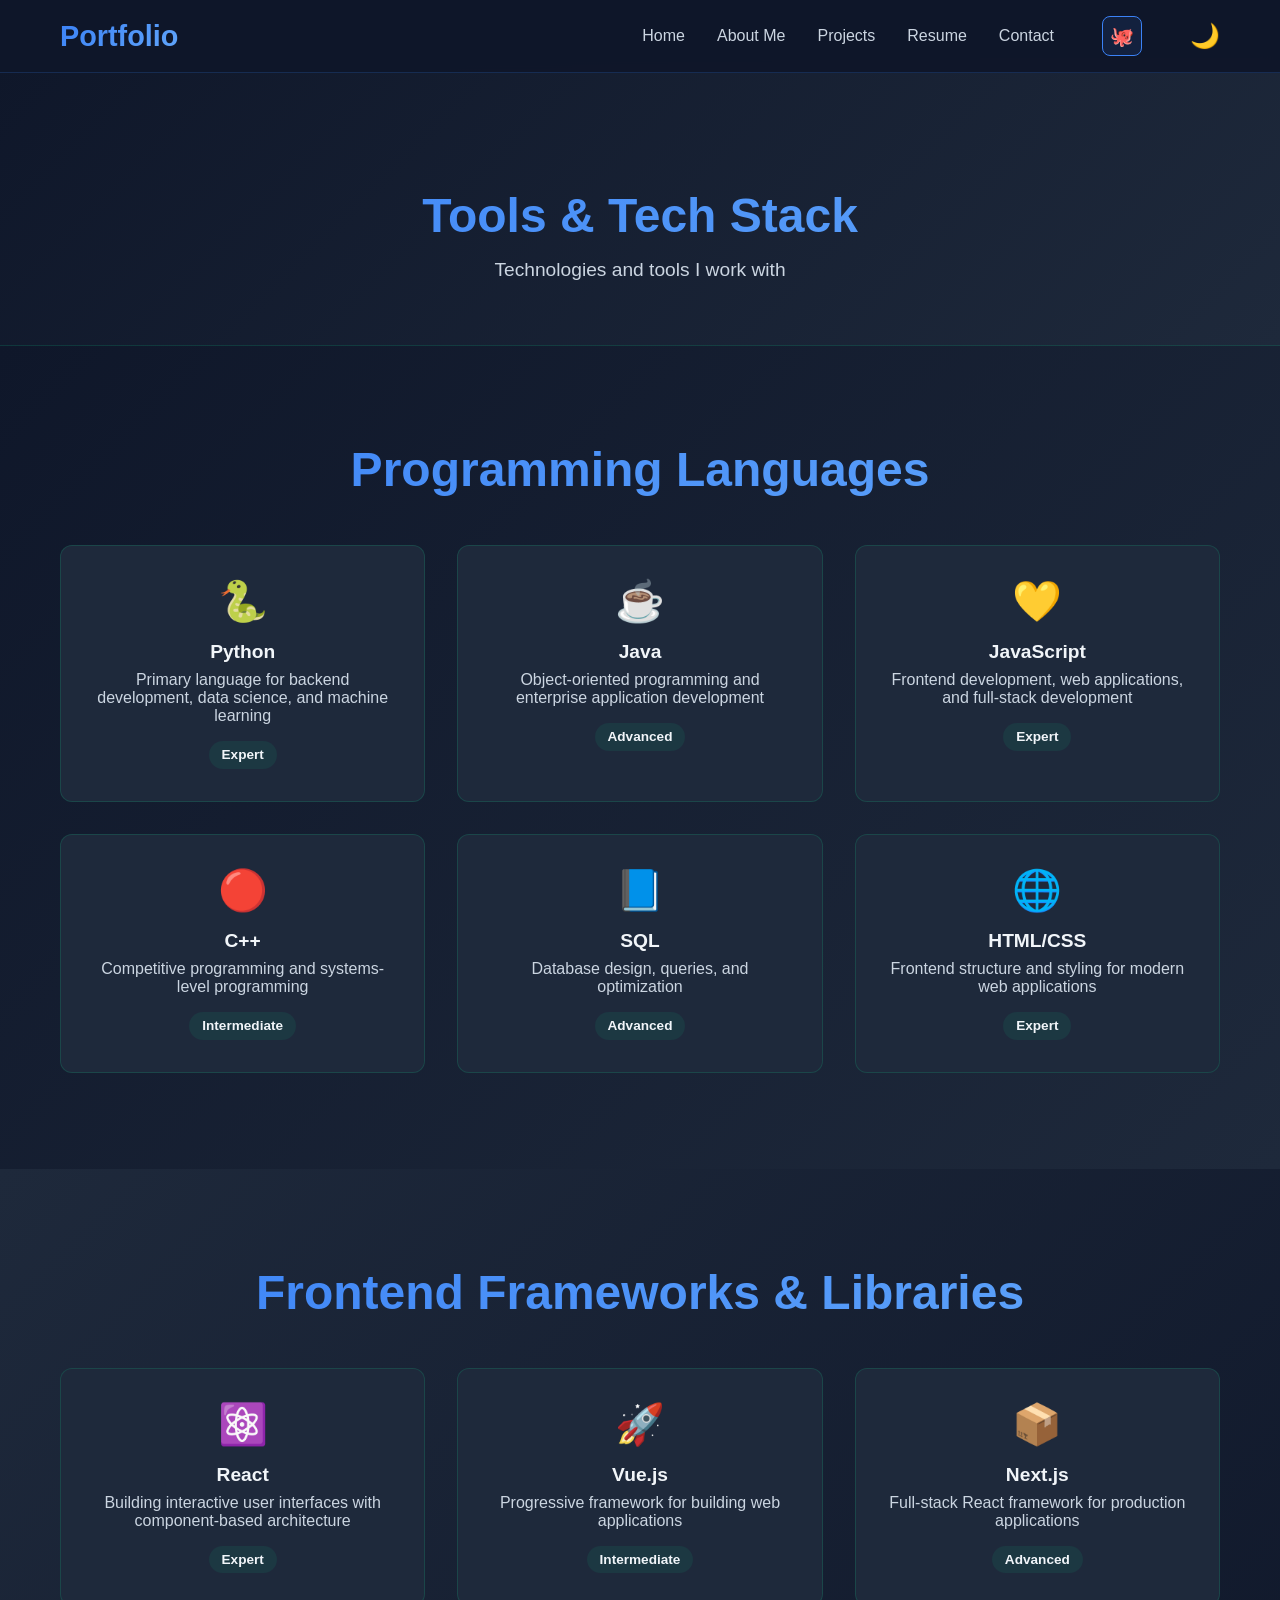
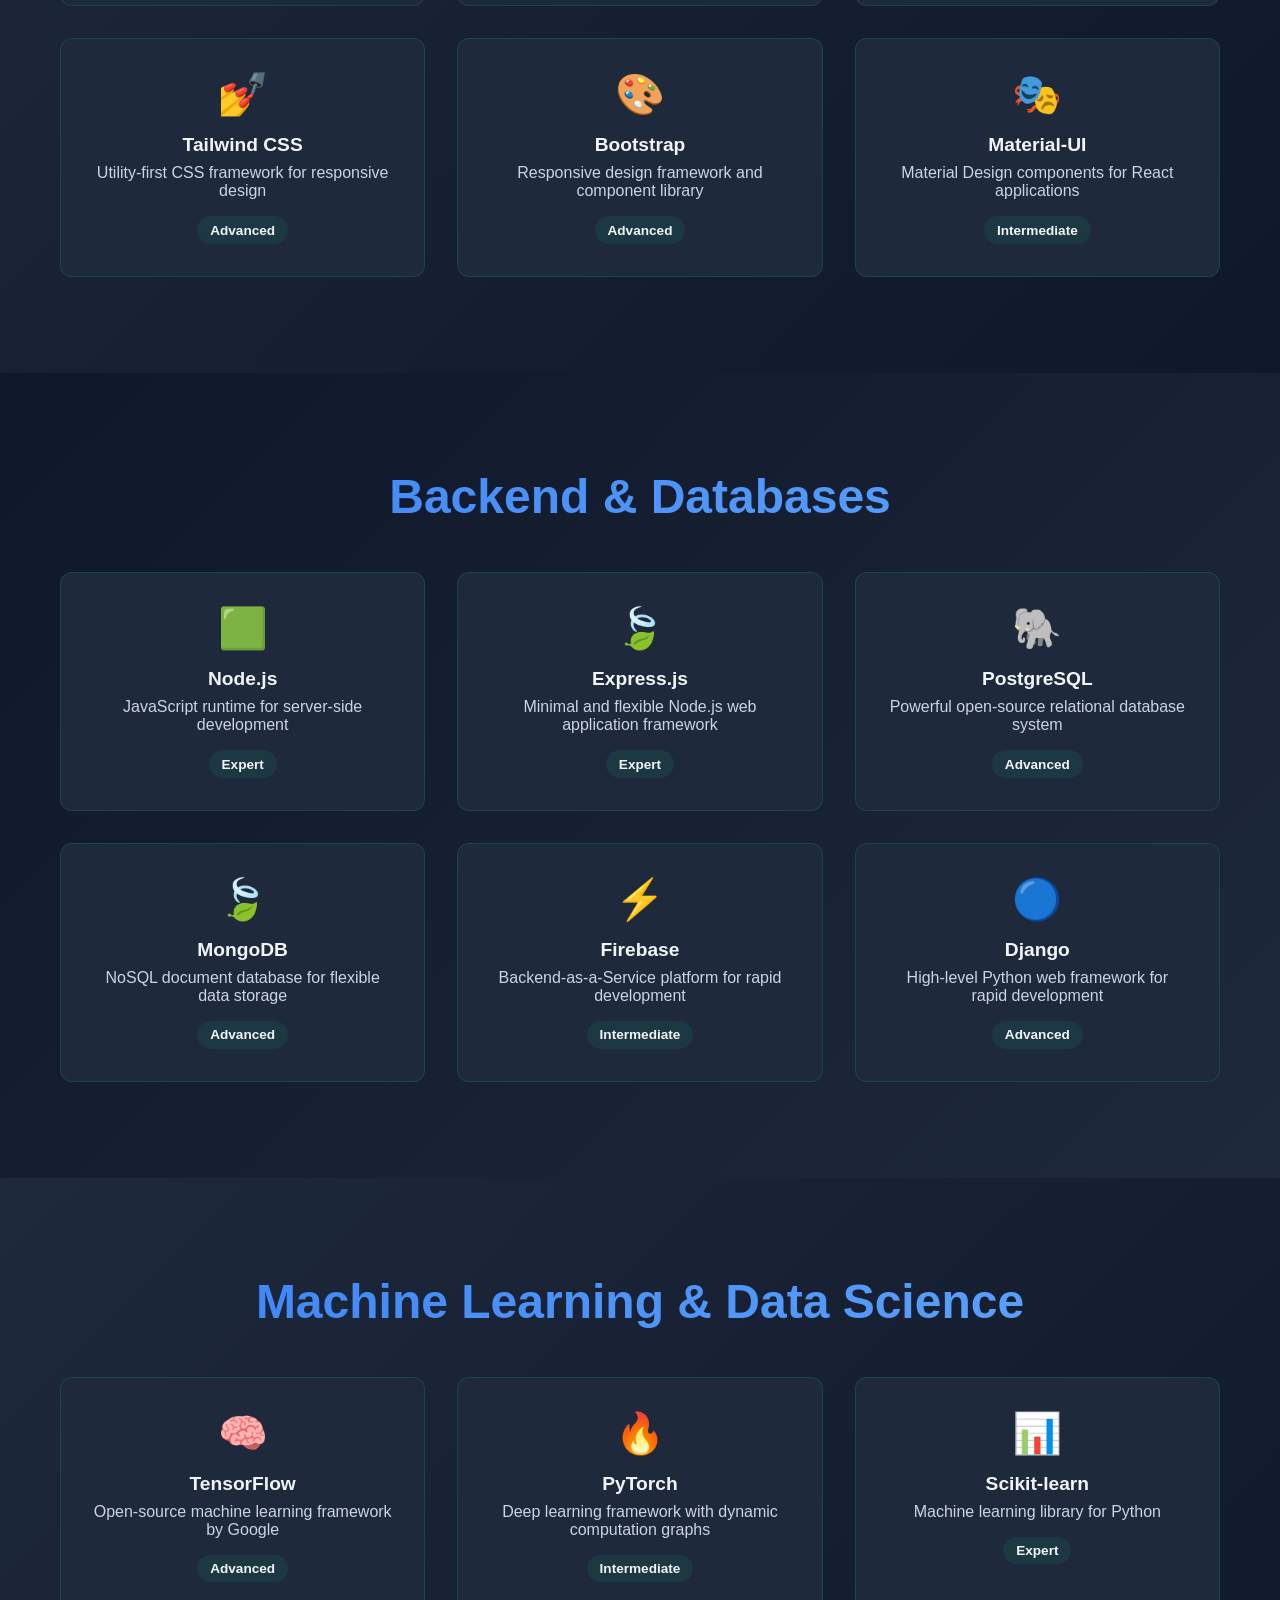
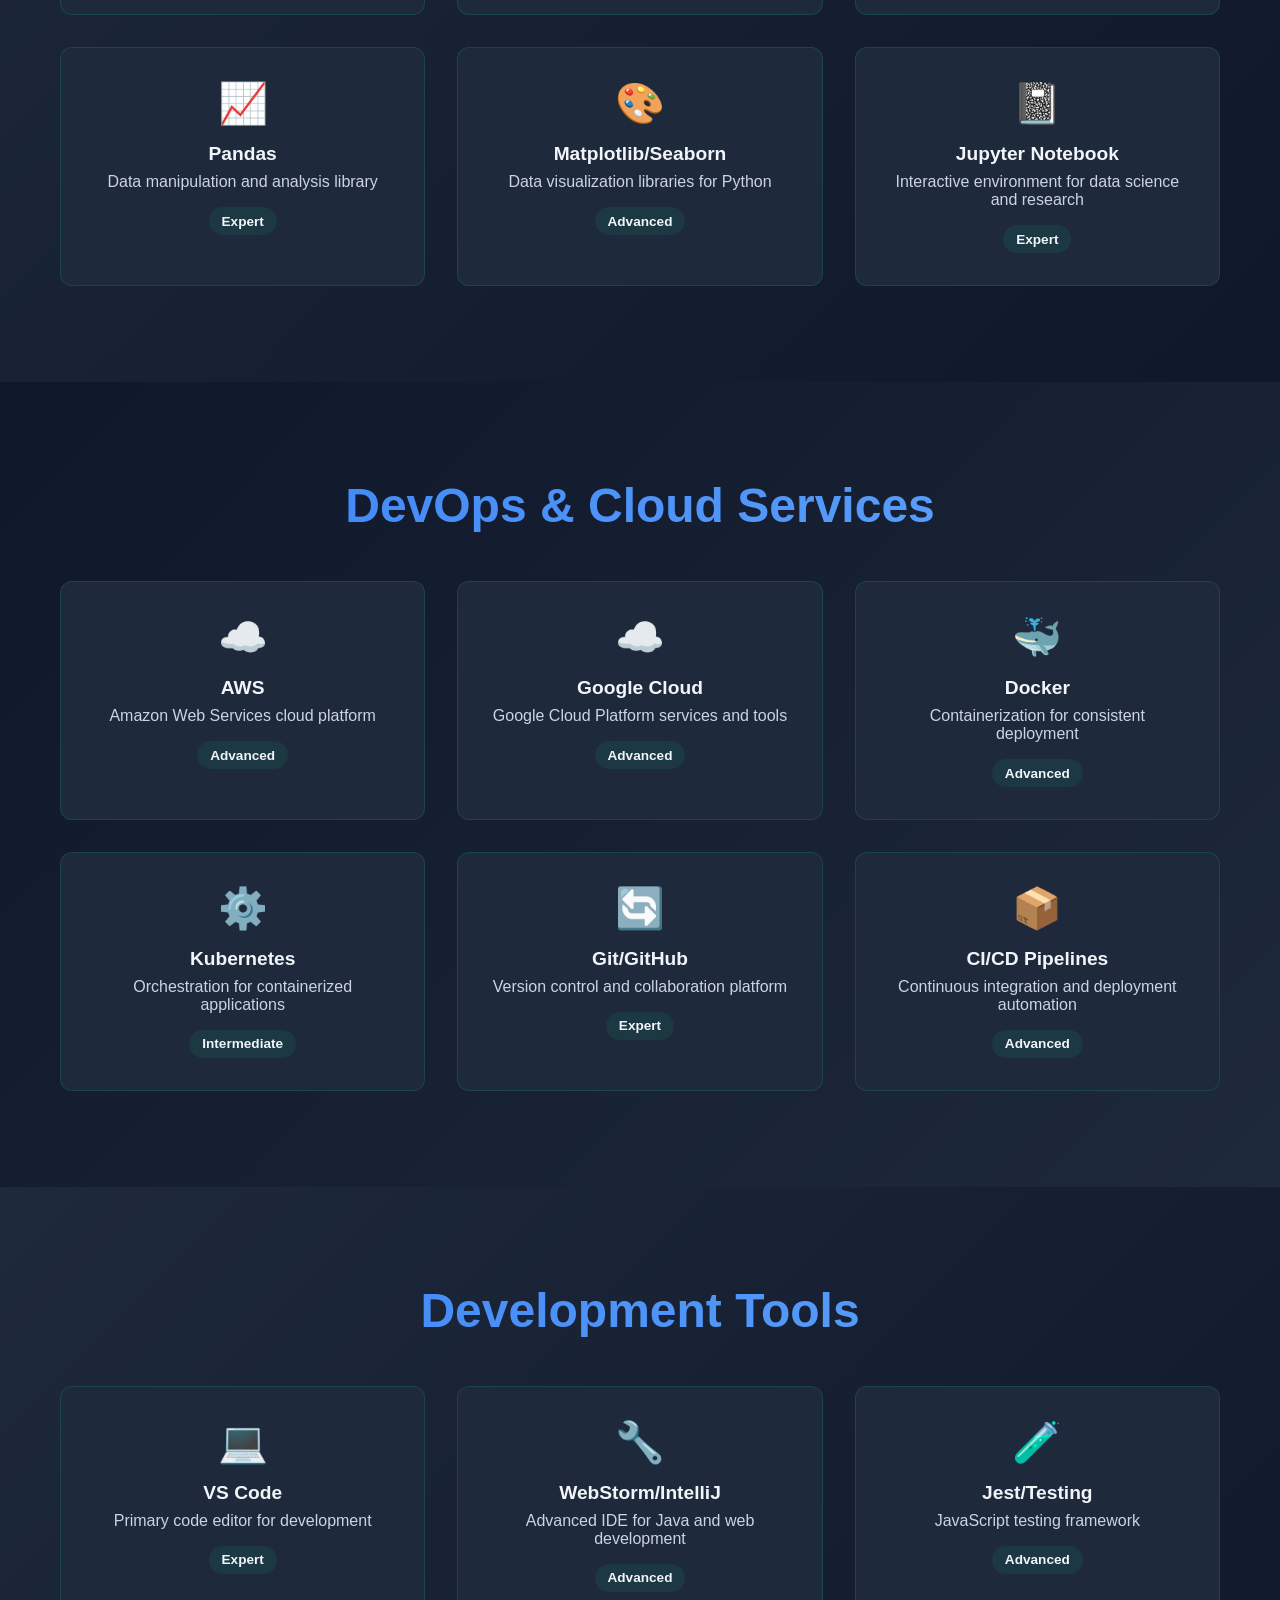
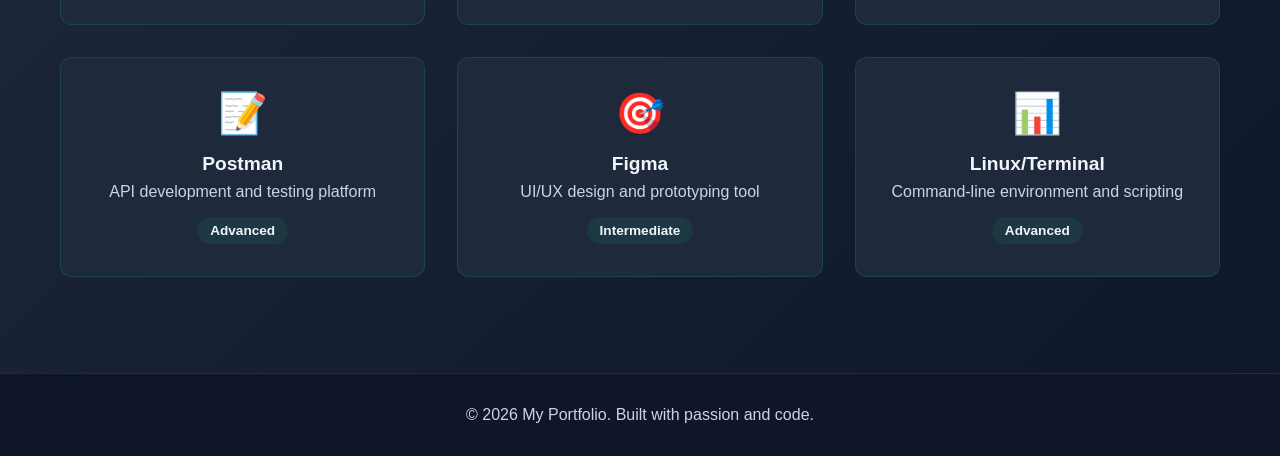
<file: tools.html>
<!DOCTYPE html>
<html lang="en">
<head>
    <meta charset="UTF-8">
    <meta name="viewport" content="width=device-width, initial-scale=1.0">
    <title>Tools & Tech Stack - My Portfolio</title>
    <link rel="stylesheet" href="styles.css">
</head>
<body>
    <!-- Navigation -->
    <nav class="navbar">
        <div class="nav-container">
            <a href="index.html" class="logo">Portfolio</a>
            <ul class="nav-menu">
                <li><a href="index.html" class="nav-link">Home</a></li>
                <li><a href="index.html#about" class="nav-link">About Me</a></li>
                <li><a href="projects.html" class="nav-link">Projects</a></li>
                <li><a href="contact.html#resume" class="nav-link">Resume</a></li>
                <li><a href="contact.html" class="nav-link">Contact</a></li>
                <li><a href="https://github.com/mhall78" target="_blank" class="github-link-nav" title="GitHub">🐙</a></li>
                <li><button class="theme-toggle" id="theme-toggle" title="Toggle Dark/Light Mode">🌙</button></li>
            </ul>
        </div>
    </nav>

    <!-- Page Header -->
    <section class="page-header">
        <div class="container">
            <h1 class="fade-in">Tools & Tech Stack</h1>
            <p class="fade-in-delay">Technologies and tools I work with</p>
        </div>
    </section>

    <!-- Programming Languages -->
    <section class="tools-section">
        <div class="container">
            <h2 class="section-title">Programming Languages</h2>
            <div class="tools-grid">
                <div class="tool-card fade-up">
                    <div class="tool-icon">🐍</div>
                    <h3>Python</h3>
                    <p>Primary language for backend development, data science, and machine learning</p>
                    <span class="proficiency-badge">Expert</span>
                </div>
                <div class="tool-card fade-up">
                    <div class="tool-icon">☕</div>
                    <h3>Java</h3>
                    <p>Object-oriented programming and enterprise application development</p>
                    <span class="proficiency-badge">Advanced</span>
                </div>
                <div class="tool-card fade-up">
                    <div class="tool-icon">💛</div>
                    <h3>JavaScript</h3>
                    <p>Frontend development, web applications, and full-stack development</p>
                    <span class="proficiency-badge">Expert</span>
                </div>
                <div class="tool-card fade-up">
                    <div class="tool-icon">🔴</div>
                    <h3>C++</h3>
                    <p>Competitive programming and systems-level programming</p>
                    <span class="proficiency-badge">Intermediate</span>
                </div>
                <div class="tool-card fade-up">
                    <div class="tool-icon">📘</div>
                    <h3>SQL</h3>
                    <p>Database design, queries, and optimization</p>
                    <span class="proficiency-badge">Advanced</span>
                </div>
                <div class="tool-card fade-up">
                    <div class="tool-icon">🌐</div>
                    <h3>HTML/CSS</h3>
                    <p>Frontend structure and styling for modern web applications</p>
                    <span class="proficiency-badge">Expert</span>
                </div>
            </div>
        </div>
    </section>

    <!-- Frontend Frameworks -->
    <section class="tools-section">
        <div class="container">
            <h2 class="section-title">Frontend Frameworks & Libraries</h2>
            <div class="tools-grid">
                <div class="tool-card fade-up">
                    <div class="tool-icon">⚛️</div>
                    <h3>React</h3>
                    <p>Building interactive user interfaces with component-based architecture</p>
                    <span class="proficiency-badge">Expert</span>
                </div>
                <div class="tool-card fade-up">
                    <div class="tool-icon">🚀</div>
                    <h3>Vue.js</h3>
                    <p>Progressive framework for building web applications</p>
                    <span class="proficiency-badge">Intermediate</span>
                </div>
                <div class="tool-card fade-up">
                    <div class="tool-icon">📦</div>
                    <h3>Next.js</h3>
                    <p>Full-stack React framework for production applications</p>
                    <span class="proficiency-badge">Advanced</span>
                </div>
                <div class="tool-card fade-up">
                    <div class="tool-icon">💅</div>
                    <h3>Tailwind CSS</h3>
                    <p>Utility-first CSS framework for responsive design</p>
                    <span class="proficiency-badge">Advanced</span>
                </div>
                <div class="tool-card fade-up">
                    <div class="tool-icon">🎨</div>
                    <h3>Bootstrap</h3>
                    <p>Responsive design framework and component library</p>
                    <span class="proficiency-badge">Advanced</span>
                </div>
                <div class="tool-card fade-up">
                    <div class="tool-icon">🎭</div>
                    <h3>Material-UI</h3>
                    <p>Material Design components for React applications</p>
                    <span class="proficiency-badge">Intermediate</span>
                </div>
            </div>
        </div>
    </section>

    <!-- Backend & Databases -->
    <section class="tools-section">
        <div class="container">
            <h2 class="section-title">Backend & Databases</h2>
            <div class="tools-grid">
                <div class="tool-card fade-up">
                    <div class="tool-icon">🟩</div>
                    <h3>Node.js</h3>
                    <p>JavaScript runtime for server-side development</p>
                    <span class="proficiency-badge">Expert</span>
                </div>
                <div class="tool-card fade-up">
                    <div class="tool-icon">🍃</div>
                    <h3>Express.js</h3>
                    <p>Minimal and flexible Node.js web application framework</p>
                    <span class="proficiency-badge">Expert</span>
                </div>
                <div class="tool-card fade-up">
                    <div class="tool-icon">🐘</div>
                    <h3>PostgreSQL</h3>
                    <p>Powerful open-source relational database system</p>
                    <span class="proficiency-badge">Advanced</span>
                </div>
                <div class="tool-card fade-up">
                    <div class="tool-icon">🍃</div>
                    <h3>MongoDB</h3>
                    <p>NoSQL document database for flexible data storage</p>
                    <span class="proficiency-badge">Advanced</span>
                </div>
                <div class="tool-card fade-up">
                    <div class="tool-icon">⚡</div>
                    <h3>Firebase</h3>
                    <p>Backend-as-a-Service platform for rapid development</p>
                    <span class="proficiency-badge">Intermediate</span>
                </div>
                <div class="tool-card fade-up">
                    <div class="tool-icon">🔵</div>
                    <h3>Django</h3>
                    <p>High-level Python web framework for rapid development</p>
                    <span class="proficiency-badge">Advanced</span>
                </div>
            </div>
        </div>
    </section>

    <!-- ML & Data Science -->
    <section class="tools-section">
        <div class="container">
            <h2 class="section-title">Machine Learning & Data Science</h2>
            <div class="tools-grid">
                <div class="tool-card fade-up">
                    <div class="tool-icon">🧠</div>
                    <h3>TensorFlow</h3>
                    <p>Open-source machine learning framework by Google</p>
                    <span class="proficiency-badge">Advanced</span>
                </div>
                <div class="tool-card fade-up">
                    <div class="tool-icon">🔥</div>
                    <h3>PyTorch</h3>
                    <p>Deep learning framework with dynamic computation graphs</p>
                    <span class="proficiency-badge">Intermediate</span>
                </div>
                <div class="tool-card fade-up">
                    <div class="tool-icon">📊</div>
                    <h3>Scikit-learn</h3>
                    <p>Machine learning library for Python</p>
                    <span class="proficiency-badge">Expert</span>
                </div>
                <div class="tool-card fade-up">
                    <div class="tool-icon">📈</div>
                    <h3>Pandas</h3>
                    <p>Data manipulation and analysis library</p>
                    <span class="proficiency-badge">Expert</span>
                </div>
                <div class="tool-card fade-up">
                    <div class="tool-icon">🎨</div>
                    <h3>Matplotlib/Seaborn</h3>
                    <p>Data visualization libraries for Python</p>
                    <span class="proficiency-badge">Advanced</span>
                </div>
                <div class="tool-card fade-up">
                    <div class="tool-icon">📓</div>
                    <h3>Jupyter Notebook</h3>
                    <p>Interactive environment for data science and research</p>
                    <span class="proficiency-badge">Expert</span>
                </div>
            </div>
        </div>
    </section>

    <!-- DevOps & Cloud -->
    <section class="tools-section">
        <div class="container">
            <h2 class="section-title">DevOps & Cloud Services</h2>
            <div class="tools-grid">
                <div class="tool-card fade-up">
                    <div class="tool-icon">☁️</div>
                    <h3>AWS</h3>
                    <p>Amazon Web Services cloud platform</p>
                    <span class="proficiency-badge">Advanced</span>
                </div>
                <div class="tool-card fade-up">
                    <div class="tool-icon">☁️</div>
                    <h3>Google Cloud</h3>
                    <p>Google Cloud Platform services and tools</p>
                    <span class="proficiency-badge">Advanced</span>
                </div>
                <div class="tool-card fade-up">
                    <div class="tool-icon">🐳</div>
                    <h3>Docker</h3>
                    <p>Containerization for consistent deployment</p>
                    <span class="proficiency-badge">Advanced</span>
                </div>
                <div class="tool-card fade-up">
                    <div class="tool-icon">⚙️</div>
                    <h3>Kubernetes</h3>
                    <p>Orchestration for containerized applications</p>
                    <span class="proficiency-badge">Intermediate</span>
                </div>
                <div class="tool-card fade-up">
                    <div class="tool-icon">🔄</div>
                    <h3>Git/GitHub</h3>
                    <p>Version control and collaboration platform</p>
                    <span class="proficiency-badge">Expert</span>
                </div>
                <div class="tool-card fade-up">
                    <div class="tool-icon">📦</div>
                    <h3>CI/CD Pipelines</h3>
                    <p>Continuous integration and deployment automation</p>
                    <span class="proficiency-badge">Advanced</span>
                </div>
            </div>
        </div>
    </section>

    <!-- Development Tools -->
    <section class="tools-section">
        <div class="container">
            <h2 class="section-title">Development Tools</h2>
            <div class="tools-grid">
                <div class="tool-card fade-up">
                    <div class="tool-icon">💻</div>
                    <h3>VS Code</h3>
                    <p>Primary code editor for development</p>
                    <span class="proficiency-badge">Expert</span>
                </div>
                <div class="tool-card fade-up">
                    <div class="tool-icon">🔧</div>
                    <h3>WebStorm/IntelliJ</h3>
                    <p>Advanced IDE for Java and web development</p>
                    <span class="proficiency-badge">Advanced</span>
                </div>
                <div class="tool-card fade-up">
                    <div class="tool-icon">🧪</div>
                    <h3>Jest/Testing</h3>
                    <p>JavaScript testing framework</p>
                    <span class="proficiency-badge">Advanced</span>
                </div>
                <div class="tool-card fade-up">
                    <div class="tool-icon">📝</div>
                    <h3>Postman</h3>
                    <p>API development and testing platform</p>
                    <span class="proficiency-badge">Advanced</span>
                </div>
                <div class="tool-card fade-up">
                    <div class="tool-icon">🎯</div>
                    <h3>Figma</h3>
                    <p>UI/UX design and prototyping tool</p>
                    <span class="proficiency-badge">Intermediate</span>
                </div>
                <div class="tool-card fade-up">
                    <div class="tool-icon">📊</div>
                    <h3>Linux/Terminal</h3>
                    <p>Command-line environment and scripting</p>
                    <span class="proficiency-badge">Advanced</span>
                </div>
            </div>
        </div>
    </section>

    <!-- Footer -->
    <footer class="footer">
        <p>&copy; 2026 My Portfolio. Built with passion and code.</p>
    </footer>

    <script src="script.js"></script>
</body>
</html>
</file>
<file: styles.css>
/* ============================================
   GLOBAL STYLES & VARIABLES
   ============================================ */

:root {
    --primary-blue: #3B82F6;
    --primary-blue-dark: #1E40AF;
    --primary-blue-light: #60A5FA;
    --primary-blue-lighter: #93C5FD;
    --dark-bg: #0f172a;
    --card-bg: #1e293b;
    --text-primary: #f1f5f9;
    --text-secondary: #cbd5e1;
    --accent-glow: rgba(59, 130, 246, 0.3);
    --hero-bg: linear-gradient(135deg, #0f172a 0%, #1e293b 100%);
    --about-bg: linear-gradient(180deg, #1e293b 0%, #0f172a 100%);
    --quick-links-bg: linear-gradient(180deg, #0f172a 0%, #1e293b 100%);
    --card-border: rgba(59, 130, 246, 0.2);
    --card-border-strong: rgba(59, 130, 246, 0.4);
    --footer-bg: rgba(15, 23, 42, 0.95);
    --footer-border: rgba(59, 130, 246, 0.2);
    --transition: all 0.3s cubic-bezier(0.25, 0.46, 0.45, 0.94);
}

/* Light Mode Variables */
body.light-mode {
    --dark-bg: #f8fafc;
    --card-bg: #ffffff;
    --text-primary: #0f172a;
    --text-secondary: #475569;
    --accent-glow: rgba(59, 130, 246, 0.15);
    --hero-bg: linear-gradient(135deg, #f8fafc 0%, #e2e8f0 100%);
    --about-bg: linear-gradient(180deg, #ffffff 0%, #f8fafc 100%);
    --quick-links-bg: linear-gradient(180deg, #f8fafc 0%, #e2e8f0 100%);
    --card-border: rgba(59, 130, 246, 0.12);
    --card-border-strong: rgba(59, 130, 246, 0.2);
    --footer-bg: rgba(255, 255, 255, 0.9);
    --footer-border: rgba(59, 130, 246, 0.12);
}


* {
    margin: 0;
    padding: 0;
    box-sizing: border-box;
}

html {
    scroll-behavior: smooth;
}

body {
    font-family: 'Segoe UI', Tahoma, Geneva, Verdana, sans-serif;
    background-color: var(--dark-bg);
    color: var(--text-primary);
    overflow-x: hidden;
}

/* ============================================
   UTILITIES
   ============================================ */

.container {
    max-width: 1200px;
    margin: 0 auto;
    padding: 0 20px;
}

.section-title {
    font-size: 3rem;
    font-weight: 700;
    text-align: center;
    margin-bottom: 3rem;
    background: linear-gradient(135deg, var(--primary-blue) 0%, var(--primary-blue-light) 100%);
    -webkit-background-clip: text;
    -webkit-text-fill-color: transparent;
    background-clip: text;
}

.btn {
    display: inline-block;
    padding: 12px 32px;
    border-radius: 8px;
    text-decoration: none;
    font-weight: 600;
    transition: var(--transition);
    cursor: pointer;
    border: 2px solid transparent;
}

.btn-primary {
    background: linear-gradient(135deg, var(--primary-blue) 0%, var(--primary-blue-dark) 100%);
    color: white;
    box-shadow: 0 10px 25px rgba(59, 130, 246, 0.3);
}

.btn-primary:hover {
    transform: translateY(-3px);
    box-shadow: 0 15px 35px rgba(59, 130, 246, 0.5);
}

.btn-secondary {
    border: 2px solid var(--primary-blue);
    color: var(--primary-blue);
    background: transparent;
}

.btn-secondary:hover {
    background: var(--primary-blue);
    color: white;
    transform: translateY(-3px);
}

/* ============================================
   ANIMATIONS
   ============================================ */

@keyframes fadeIn {
    from {
        opacity: 0;
        transform: translateY(20px);
    }
    to {
        opacity: 1;
        transform: translateY(0);
    }
}

@keyframes fadeUp {
    from {
        opacity: 0;
        transform: translateY(40px);
    }
    to {
        opacity: 1;
        transform: translateY(0);
    }
}

@keyframes slideInRight {
    from {
        opacity: 0;
        transform: translateX(-40px);
    }
    to {
        opacity: 1;
        transform: translateX(0);
    }
}

@keyframes glowPulse {
    0%, 100% {
        box-shadow: 0 0 20px rgba(16, 185, 129, 0.3);
    }
    50% {
        box-shadow: 0 0 40px rgba(16, 185, 129, 0.6);
    }
}

@keyframes cardHover {
    from {
        transform: translateY(0);
    }
    to {
        transform: translateY(-10px);
    }
}

.fade-in {
    animation: fadeIn 1s ease-out forwards;
}

.fade-in-delay {
    animation: fadeIn 1s ease-out 0.3s forwards;
    opacity: 0;
}

.fade-in-delay-2 {
    animation: fadeIn 1s ease-out 0.6s forwards;
    opacity: 0;
}

.fade-up {
    animation: fadeUp 1s ease-out forwards;
}

/* ============================================
   NAVIGATION
   ============================================ */

.navbar {
    position: fixed;
    top: 0;
    width: 100%;
    z-index: 1000;
    background: rgba(15, 23, 42, 0.95);
    backdrop-filter: blur(10px);
    border-bottom: 1px solid rgba(59, 130, 246, 0.2);
    padding: 1rem 0;
}

body.light-mode .navbar {
    background: rgba(248, 250, 252, 0.95);
    border-bottom: 1px solid rgba(59, 130, 246, 0.1);
}

.nav-container {
    max-width: 1200px;
    margin: 0 auto;
    padding: 0 20px;
    display: flex;
    justify-content: space-between;
    align-items: center;
}

.logo {
    font-size: 1.8rem;
    font-weight: 700;
    background: linear-gradient(135deg, var(--primary-blue) 0%, var(--primary-blue-light) 100%);
    -webkit-background-clip: text;
    -webkit-text-fill-color: transparent;
    background-clip: text;
}

.nav-menu {
    display: flex;
    list-style: none;
    gap: 2rem;
    align-items: center;
}

.nav-link {
    color: var(--text-secondary);
    text-decoration: none;
    transition: var(--transition);
    font-weight: 500;
    position: relative;
}

.nav-link::after {
    content: '';
    position: absolute;
    bottom: -5px;
    left: 0;
    width: 0;
    height: 2px;
    background: var(--primary-blue);
    transition: var(--transition);
}

.nav-link:hover {
    color: var(--primary-blue);
}

.nav-link:hover::after {
    width: 100%;
}

/* Theme Toggle */
.theme-toggle {
    background: none;
    border: none;
    font-size: 1.5rem;
    cursor: pointer;
    transition: var(--transition);
    margin-left: 1rem;
}

.theme-toggle:hover {
    transform: rotate(20deg);
}

/* GitHub Link */
.github-link-nav {
    display: flex;
    align-items: center;
    justify-content: center;
    width: 40px;
    height: 40px;
    background: rgba(59, 130, 246, 0.1);
    border: 1px solid var(--primary-blue);
    border-radius: 8px;
    color: var(--primary-blue);
    text-decoration: none;
    transition: var(--transition);
    font-size: 1.2rem;
    margin-left: 1rem;
}

.github-link-nav:hover {
    background: var(--primary-blue);
    color: white;
    transform: translateY(-2px);
}

/* ============================================
   HERO SECTION
   ============================================ */

.hero {
    min-height: 100vh;
    display: flex;
    align-items: center;
    justify-content: center;
    position: relative;
    overflow: hidden;
    margin-top: 60px;
    background: var(--hero-bg);
}

.hero-background {
    position: absolute;
    width: 400px;
    height: 400px;
    background: radial-gradient(circle, var(--accent-glow) 0%, transparent 70%);
    top: 50%;
    right: 10%;
    transform: translate(0, -50%);
    animation: glowPulse 4s ease-in-out infinite;
}

.hero-content {
    position: relative;
    z-index: 10;
    text-align: center;
    max-width: 800px;
}

.hero h1 {
    font-size: 4rem;
    margin-bottom: 1rem;
    font-weight: 800;
}

.hero p {
    font-size: 1.5rem;
    color: var(--text-secondary);
    margin-bottom: 2rem;
}

.hero-buttons {
    display: flex;
    gap: 1.5rem;
    justify-content: center;
    flex-wrap: wrap;
}

/* ============================================
   ABOUT SECTION
   ============================================ */

.about {
    padding: 6rem 0;
    background: var(--about-bg);
}

.about-container {
    max-width: 1200px;
}

.about-header {
    text-align: center;
    max-width: 760px;
    margin: 0 auto 3.5rem;
}

.section-subtitle {
    display: inline-block;
    font-size: 0.95rem;
    letter-spacing: 0.22em;
    text-transform: uppercase;
    color: var(--primary-blue);
    margin-bottom: 1rem;
}

.about-intro {
    font-size: 1.15rem;
    color: var(--text-secondary);
    line-height: 1.8;
    margin-top: 1rem;
}

.about-content {
    display: grid;
    grid-template-columns: 1.4fr 0.95fr;
    gap: 2.5rem;
    align-items: start;
}

.about-card,
.about-profile-card {
    background: var(--card-bg);
    border: 1px solid rgba(59, 130, 246, 0.14);
    border-radius: 24px;
    padding: 2.5rem;
    box-shadow: 0 18px 42px rgba(8, 22, 51, 0.18);
}

.about-card h3,
.about-profile-card h4 {
    color: var(--primary-blue);
}

.about-summary h3,
.about-skills h3 {
    font-size: 1.35rem;
    margin-bottom: 1rem;
}

.about-summary p {
    color: var(--text-secondary);
    line-height: 1.8;
    margin-bottom: 1.25rem;
}

.skill-grid {
    display: grid;
    grid-template-columns: repeat(2, minmax(0, 1fr));
    gap: 1rem;
}

.skill-tag {
    display: inline-flex;
    align-items: center;
    justify-content: center;
    padding: 0.85rem 1rem;
    background: rgba(59, 130, 246, 0.12);
    border: 1px solid rgba(59, 130, 246, 0.35);
    border-radius: 999px;
    color: var(--primary-blue);
    font-weight: 600;
    transition: var(--transition);
}

.skill-tag:hover {
    background: var(--primary-blue);
    color: white;
    transform: translateY(-2px);
}

.about-actions {
    display: flex;
    flex-wrap: wrap;
    gap: 1rem;
    margin-top: 2rem;
}

.about-actions .btn {
    min-width: 170px;
}

.about-profile-card {
    display: grid;
    gap: 1.5rem;
}

.avatar-card {
    position: relative;
    width: 100%;
    height: 320px;
    border-radius: 28px;
    overflow: hidden;
    display: flex;
    align-items: center;
    justify-content: center;
    background: linear-gradient(180deg, rgba(59, 130, 246, 0.16) 0%, rgba(15, 23, 42, 0.8) 100%);
}

.avatar-glow {
    position: absolute;
    inset: 0;
    background: radial-gradient(circle at 50% 40%, rgba(59, 130, 246, 0.22), transparent 50%);
}

.avatar-placeholder {
    position: relative;
    width: 160px;
    height: 160px;
    border-radius: 50%;
    background: linear-gradient(135deg, #0ea5e9 0%, #2563eb 100%);
    display: grid;
    place-items: center;
    color: white;
    font-size: 3rem;
    font-weight: 800;
    letter-spacing: 0.08em;
    text-transform: uppercase;
    box-shadow: 0 18px 40px rgba(8, 22, 51, 0.28);
}

.profile-highlights {
    display: grid;
    gap: 1rem;
}

.profile-item {
    display: flex;
    gap: 1rem;
    align-items: flex-start;
}

.profile-icon {
    font-size: 1.6rem;
    width: 3rem;
    height: 3rem;
    display: grid;
    place-items: center;
    background: rgba(59, 130, 246, 0.14);
    border-radius: 18px;
}

.profile-item h4 {
    font-size: 1.1rem;
    margin-bottom: 0.25rem;
}

.profile-item p {
    color: var(--text-secondary);
    line-height: 1.6;
}

.about-personal {
    color: var(--text-secondary);
    line-height: 1.8;
    margin-top: 0.5rem;
}

@media (max-width: 1024px) {
    .about-content {
        grid-template-columns: 1fr;
    }
}

@media (max-width: 720px) {
    .about-card,
    .about-profile-card {
        padding: 2rem;
    }

    .avatar-card {
        height: 280px;
    }

    .skill-grid {
        grid-template-columns: 1fr;
    }
}

/* ============================================
   PROJECTS SECTION
   ============================================ */

.projects {
    padding: 6rem 0;
    background: linear-gradient(135deg, #0f172a 0%, #1e293b 100%);
}

.projects-grid {
    display: grid;
    grid-template-columns: repeat(auto-fit, minmax(320px, 1fr));
    gap: 2rem;
}

.project-card {
    background: var(--card-bg);
    border-radius: 12px;
    overflow: hidden;
    border: 1px solid rgba(16, 185, 129, 0.2);
    transition: var(--transition);
    display: flex;
    flex-direction: column;
    animation: fadeUp 0.6s ease-out forwards;
    opacity: 0;
}

.project-card:nth-child(1) {
    animation-delay: 0.1s;
}

.project-card:nth-child(2) {
    animation-delay: 0.2s;
}

.project-card:nth-child(3) {
    animation-delay: 0.3s;
}

.project-card:hover {
    transform: translateY(-15px);
    border-color: var(--primary-green);
    box-shadow: 0 20px 40px rgba(16, 185, 129, 0.2);
}

.project-image {
    width: 100%;
    height: 200px;
    background-size: cover;
    background-position: center;
    transition: var(--transition);
}

.project-card:hover .project-image {
    transform: scale(1.05);
}

.project-content {
    padding: 1.5rem;
    flex-grow: 1;
    display: flex;
    flex-direction: column;
}

.project-content h3 {
    font-size: 1.5rem;
    margin-bottom: 0.5rem;
    color: var(--text-primary);
}

.project-content p {
    color: var(--text-secondary);
    margin-bottom: 1rem;
    flex-grow: 1;
}

.project-tags {
    display: flex;
    gap: 0.5rem;
    margin-bottom: 1.5rem;
    flex-wrap: wrap;
}

.tag {
    display: inline-block;
    padding: 0.4rem 0.8rem;
    background: rgba(16, 185, 129, 0.15);
    border-radius: 4px;
    font-size: 0.85rem;
    color: var(--primary-green-light);
    font-weight: 600;
}

.project-links {
    display: flex;
    gap: 1rem;
    margin-top: auto;
}

.project-link {
    flex: 1;
    padding: 0.75rem 1rem;
    text-align: center;
    border-radius: 6px;
    text-decoration: none;
    font-weight: 600;
    transition: var(--transition);
    border: 1px solid var(--primary-green);
    color: var(--primary-green);
}

.project-link:hover {
    background: var(--primary-green);
    color: white;
}

.project-link.github-link {
    border-color: var(--primary-green-light);
    color: var(--primary-green-light);
}

.project-link.github-link:hover {
    background: var(--primary-green-light);
    color: var(--dark-bg);
}

/* ============================================
   RESUME SECTION
   ============================================ */

.resume {
    padding: 6rem 0;
    background: linear-gradient(180deg, #1e293b 0%, #0f172a 100%);
}

.resume-container {
    max-width: 600px;
    margin: 0 auto;
}

.resume-placeholder {
    background: linear-gradient(135deg, rgba(16, 185, 129, 0.1) 0%, rgba(52, 211, 153, 0.05) 100%);
    border: 2px dashed var(--primary-green);
    border-radius: 12px;
    padding: 3rem;
    text-align: center;
    transition: var(--transition);
}

.resume-placeholder:hover {
    border-color: var(--primary-green-light);
    background: linear-gradient(135deg, rgba(16, 185, 129, 0.15) 0%, rgba(52, 211, 153, 0.1) 100%);
}

.resume-icon {
    font-size: 3rem;
    margin-bottom: 1rem;
}

.resume-placeholder h3 {
    font-size: 1.5rem;
    margin-bottom: 0.5rem;
    color: var(--primary-green);
}

.resume-placeholder p {
    color: var(--text-secondary);
    margin-bottom: 1.5rem;
}

.resume-upload {
    display: inline-block;
    cursor: pointer;
}

.resume-preview {
    margin-top: 2rem;
}

.resume-preview iframe {
    width: 100%;
    height: 600px;
    border-radius: 8px;
    border: 1px solid rgba(16, 185, 129, 0.2);
}

/* ============================================
   CONTACT SECTION
   ============================================ */

.contact {
    padding: 6rem 0;
    background: linear-gradient(135deg, #0f172a 0%, #1e293b 100%);
}

.contact-content {
    max-width: 1000px;
    margin: 0 auto;
}

.contact-links {
    display: grid;
    grid-template-columns: repeat(auto-fit, minmax(250px, 1fr));
    gap: 2rem;
}

.contact-card {
    background: var(--card-bg);
    border: 1px solid rgba(16, 185, 129, 0.2);
    border-radius: 12px;
    padding: 2rem;
    text-align: center;
    text-decoration: none;
    color: inherit;
    transition: var(--transition);
    display: flex;
    flex-direction: column;
    align-items: center;
}

.contact-card:hover {
    border-color: var(--primary-green);
    transform: translateY(-10px);
    box-shadow: 0 15px 35px rgba(16, 185, 129, 0.2);
}

.contact-icon {
    font-size: 2.5rem;
    margin-bottom: 1rem;
}

.contact-card h3 {
    font-size: 1.3rem;
    margin-bottom: 0.5rem;
    color: var(--primary-green);
}

.contact-card p {
    color: var(--text-secondary);
}

/* ============================================
   FOOTER
   ============================================ */

.footer {
    background: var(--footer-bg);
    border-top: 1px solid var(--footer-border);
    padding: 2rem 0;
    text-align: center;
    color: var(--text-secondary);
}

/* ============================================
   RESPONSIVE DESIGN
   ============================================ */

@media (max-width: 768px) {
    .nav-menu {
        gap: 1rem;
        font-size: 0.9rem;
    }

    .hero h1 {
        font-size: 2.5rem;
    }

    .hero p {
        font-size: 1.2rem;
    }

    .section-title {
        font-size: 2rem;
    }

    .hero-buttons {
        flex-direction: column;
    }

    .btn {
        width: 100%;
    }

    .projects-grid {
        grid-template-columns: 1fr;
    }

    .contact-links {
        grid-template-columns: 1fr;
    }

    .skill-tags {
        justify-content: center;
    }
}

/* ============================================
   PAGE HEADER
   ============================================ */

.page-header {
    background: linear-gradient(135deg, #0f172a 0%, #1e293b 100%);
    padding: 8rem 0 4rem;
    text-align: center;
    border-bottom: 1px solid rgba(16, 185, 129, 0.2);
    margin-top: 60px;
}

.page-header h1 {
    font-size: 3rem;
    background: linear-gradient(135deg, var(--primary-blue) 0%, var(--primary-blue-light) 100%);
    -webkit-background-clip: text;
    -webkit-text-fill-color: transparent;
    background-clip: text;
    margin-bottom: 1rem;
}

.page-header p {
    font-size: 1.2rem;
    color: var(--text-secondary);
}

/* ============================================
   QUICK LINKS SECTION
   ============================================ */

.quick-links {
    padding: 6rem 0;
    background: var(--quick-links-bg);
}

.links-grid {
    display: grid;
    grid-template-columns: repeat(auto-fit, minmax(250px, 1fr));
    gap: 2rem;
}

.link-card {
    background: var(--card-bg);
    border: 1px solid var(--card-border);
    border-radius: 12px;
    padding: 2rem;
    text-align: center;
    text-decoration: none;
    color: inherit;
    transition: var(--transition);
    display: flex;
    flex-direction: column;
    align-items: center;
}

.link-card:hover {
    border-color: var(--primary-blue);
    transform: translateY(-10px);
    box-shadow: 0 15px 35px rgba(59, 130, 246, 0.2);
}

.link-icon {
    font-size: 3rem;
    margin-bottom: 1rem;
}

.link-card h3 {
    font-size: 1.3rem;
    margin-bottom: 0.5rem;
    color: var(--primary-blue);
}

.link-card p {
    color: var(--text-secondary);
}

/* ============================================
   PAGE HEADER
   ============================================ */

.projects-detail {
    padding: 4rem 0;
    background: linear-gradient(135deg, #0f172a 0%, #1e293b 100%);
}

.project-details {
    display: flex;
    gap: 1rem;
    margin-bottom: 1rem;
    flex-wrap: wrap;
}

.detail-item {
    font-size: 0.9rem;
    color: var(--text-secondary);
}

/* ============================================
   EXPERIENCE TIMELINE
   ============================================ */

.experience-section {
    padding: 6rem 0;
    background: linear-gradient(135deg, #0f172a 0%, #1e293b 100%);
}

.experience-grid {
    display: grid;
    grid-template-columns: repeat(auto-fit, minmax(280px, 1fr));
    gap: 2rem;
    margin-top: 2rem;
}

.experience-card {
    background: var(--card-bg);
    border: 1px solid rgba(59, 130, 246, 0.15);
    border-radius: 20px;
    padding: 2rem;
    transition: var(--transition);
    box-shadow: 0 18px 40px rgba(8, 22, 51, 0.25);
}

.experience-card:hover {
    transform: translateY(-6px);
    border-color: var(--primary-blue);
    box-shadow: 0 24px 50px rgba(8, 22, 51, 0.35);
}

.experience-icon {
    width: 60px;
    height: 60px;
    display: flex;
    align-items: center;
    justify-content: center;
    border-radius: 18px;
    background: rgba(59, 130, 246, 0.12);
    font-size: 1.6rem;
    margin-bottom: 1.25rem;
}

.experience-card h3 {
    font-size: 1.35rem;
    color: var(--primary-blue);
    margin-bottom: 0.75rem;
}

.experience-card p {
    color: var(--text-secondary);
    line-height: 1.8;
    margin-bottom: 1.5rem;
}

.experience-tags {
    display: flex;
    flex-wrap: wrap;
    gap: 0.65rem;
}

.experience-tags .tag {
    background: rgba(59, 130, 246, 0.12);
    color: var(--primary-blue);
    border-radius: 999px;
    padding: 0.55rem 0.95rem;
    font-size: 0.85rem;
    font-weight: 600;
}

.experience-actions {
    margin-top: 3rem;
    display: flex;
    gap: 1rem;
    flex-wrap: wrap;
    justify-content: center;
}

.experience-actions .btn {
    min-width: 170px;
}

/* ============================================
   EDUCATION SECTION
   ============================================ */

.education-section {
    padding: 4rem 0;
    background: linear-gradient(180deg, #1e293b 0%, #0f172a 100%);
}

.education-grid {
    display: grid;
    grid-template-columns: repeat(auto-fit, minmax(300px, 1fr));
    gap: 2rem;
}

.education-card {
    background: var(--card-bg);
    border: 1px solid rgba(16, 185, 129, 0.2);
    border-radius: 12px;
    padding: 2rem;
    transition: var(--transition);
}

.education-card:hover {
    border-color: var(--primary-green);
    box-shadow: 0 10px 30px rgba(16, 185, 129, 0.2);
}

.education-card h3 {
    font-size: 1.3rem;
    color: var(--primary-green);
    margin-bottom: 0.5rem;
}

.institution {
    color: var(--text-secondary);
    font-style: italic;
    margin-bottom: 0.5rem;
}

.details {
    color: var(--text-secondary);
    font-size: 0.95rem;
    margin: 0.5rem 0;
}

.description {
    color: var(--text-secondary);
    margin-top: 1rem;
    line-height: 1.6;
}

/* ============================================
   CERTIFICATIONS SECTION
   ============================================ */

.certifications-section {
    padding: 6rem 0;
    background: linear-gradient(135deg, #0f172a 0%, #1e293b 100%);
}

.certifications-grid {
    display: grid;
    grid-template-columns: repeat(auto-fit, minmax(280px, 1fr));
    gap: 2rem;
}

.cert-card {
    background: var(--card-bg);
    border: 1px solid rgba(16, 185, 129, 0.2);
    border-radius: 12px;
    padding: 2rem;
    text-align: center;
    transition: var(--transition);
}

.cert-card:hover {
    border-color: var(--primary-green);
    transform: translateY(-10px);
    box-shadow: 0 15px 35px rgba(16, 185, 129, 0.2);
}

.cert-icon {
    font-size: 2.5rem;
    margin-bottom: 1rem;
}

.cert-card h3 {
    font-size: 1.2rem;
    color: var(--primary-green);
    margin-bottom: 0.5rem;
}

.cert-issuer {
    color: var(--text-secondary);
    font-size: 0.95rem;
    margin-bottom: 0.5rem;
}

.cert-date {
    color: var(--text-secondary);
    font-size: 0.85rem;
    margin-bottom: 1rem;
    display: block;
}

.cert-description {
    color: var(--text-secondary);
    line-height: 1.6;
}

/* ============================================
   AWARDS SECTION
   ============================================ */

.awards-section {
    padding: 6rem 0;
    background: linear-gradient(180deg, #1e293b 0%, #0f172a 100%);
}

.awards-list {
    display: grid;
    grid-template-columns: repeat(auto-fit, minmax(300px, 1fr));
    gap: 2rem;
}

.award-item {
    background: var(--card-bg);
    border-left: 4px solid var(--primary-green);
    border-radius: 8px;
    padding: 1.5rem;
    transition: var(--transition);
}

.award-item:hover {
    border-left-color: var(--primary-green-light);
    box-shadow: 0 10px 30px rgba(16, 185, 129, 0.2);
}

.award-header {
    display: flex;
    justify-content: space-between;
    align-items: start;
    margin-bottom: 0.5rem;
}

.award-header h3 {
    font-size: 1.2rem;
    color: var(--primary-green);
}

.award-date {
    color: var(--text-secondary);
    font-size: 0.9rem;
    white-space: nowrap;
}

.award-source {
    color: var(--primary-green-light);
    font-size: 0.95rem;
    margin-bottom: 0.5rem;
}

.award-description {
    color: var(--text-secondary);
    line-height: 1.6;
}

/* ============================================
   SKILL PROFICIENCY SECTION
   ============================================ */

.skills-proficiency-section {
    padding: 6rem 0;
    background: linear-gradient(135deg, #0f172a 0%, #1e293b 100%);
}

.skills-proficiency-grid {
    display: grid;
    grid-template-columns: repeat(auto-fit, minmax(300px, 1fr));
    gap: 2rem;
}

.skill-bar {
    background: var(--card-bg);
    padding: 1.5rem;
    border-radius: 8px;
    border: 1px solid rgba(16, 185, 129, 0.2);
}

.skill-name {
    font-weight: 600;
    color: var(--primary-green);
    margin-bottom: 0.5rem;
}

.skill-level-bar {
    width: 100%;
    height: 8px;
    background: rgba(16, 185, 129, 0.1);
    border-radius: 4px;
    overflow: hidden;
    margin-bottom: 0.5rem;
}

.skill-level {
    height: 100%;
    background: linear-gradient(90deg, var(--primary-green) 0%, var(--primary-green-light) 100%);
    border-radius: 4px;
}

.skill-percentage {
    font-size: 0.9rem;
    color: var(--text-secondary);
}

/* ============================================
   BLOG SECTION
   ============================================ */

.blog-section {
    padding: 6rem 0;
    background: linear-gradient(135deg, #0f172a 0%, #1e293b 100%);
}

.blog-grid {
    display: grid;
    grid-template-columns: repeat(auto-fit, minmax(320px, 1fr));
    gap: 2rem;
}

.blog-post {
    background: var(--card-bg);
    border-radius: 12px;
    overflow: hidden;
    border: 1px solid rgba(16, 185, 129, 0.2);
    transition: var(--transition);
    display: flex;
    flex-direction: column;
}

.blog-post:hover {
    transform: translateY(-10px);
    border-color: var(--primary-green);
    box-shadow: 0 15px 35px rgba(16, 185, 129, 0.2);
}

.blog-header {
    width: 100%;
    height: 150px;
    background-size: cover;
    background-position: center;
}

.blog-content {
    padding: 1.5rem;
    flex-grow: 1;
    display: flex;
    flex-direction: column;
}

.blog-content h3 {
    font-size: 1.3rem;
    color: var(--text-primary);
    margin-bottom: 0.5rem;
}

.blog-meta {
    display: flex;
    gap: 1rem;
    font-size: 0.85rem;
    color: var(--text-secondary);
    margin-bottom: 1rem;
}

.blog-date,
.blog-author {
    display: block;
}

.blog-content p {
    color: var(--text-secondary);
    margin-bottom: 1rem;
    flex-grow: 1;
}

.blog-tags {
    display: flex;
    gap: 0.5rem;
    margin-bottom: 1rem;
    flex-wrap: wrap;
}

.read-more {
    color: var(--primary-green);
    text-decoration: none;
    font-weight: 600;
    transition: var(--transition);
    display: inline-block;
}

.read-more:hover {
    color: var(--primary-green-light);
}

/* ============================================
   SERVICES SECTION
   ============================================ */

.services-section {
    padding: 6rem 0;
    background: linear-gradient(135deg, #0f172a 0%, #1e293b 100%);
}

.services-grid {
    display: grid;
    grid-template-columns: repeat(auto-fit, minmax(320px, 1fr));
    gap: 2rem;
}

.service-card {
    background: var(--card-bg);
    border: 1px solid rgba(16, 185, 129, 0.2);
    border-radius: 12px;
    padding: 2rem;
    text-align: center;
    transition: var(--transition);
    display: flex;
    flex-direction: column;
}

.service-card:hover {
    border-color: var(--primary-green);
    transform: translateY(-10px);
    box-shadow: 0 20px 40px rgba(16, 185, 129, 0.2);
}

.service-icon {
    font-size: 3rem;
    margin-bottom: 1rem;
}

.service-card h3 {
    font-size: 1.3rem;
    color: var(--primary-green);
    margin-bottom: 0.5rem;
}

.service-card p {
    color: var(--text-secondary);
    margin-bottom: 1.5rem;
}

.service-features {
    list-style: none;
    text-align: left;
    margin-bottom: 1.5rem;
    flex-grow: 1;
}

.service-features li {
    color: var(--text-secondary);
    margin-bottom: 0.5rem;
    padding-left: 1.5rem;
    position: relative;
}

.service-features li::before {
    content: '';
    position: absolute;
    left: 0;
    top: 0.3rem;
}

.service-price {
    display: inline-block;
    background: rgba(16, 185, 129, 0.1);
    color: var(--primary-green);
    padding: 0.5rem 1rem;
    border-radius: 4px;
    font-weight: 600;
    font-size: 0.95rem;
}

/* ============================================
   PROCESS SECTION
   ============================================ */

.process-section {
    padding: 6rem 0;
    background: linear-gradient(180deg, #1e293b 0%, #0f172a 100%);
}

.process-steps {
    display: grid;
    grid-template-columns: repeat(auto-fit, minmax(200px, 1fr));
    gap: 2rem;
    max-width: 1000px;
    margin: 0 auto;
}

.process-step {
    background: var(--card-bg);
    border: 1px solid rgba(16, 185, 129, 0.2);
    border-radius: 12px;
    padding: 2rem;
    text-align: center;
    transition: var(--transition);
    position: relative;
}

.process-step:hover {
    border-color: var(--primary-green);
    box-shadow: 0 10px 30px rgba(16, 185, 129, 0.2);
}

.step-number {
    display: inline-flex;
    align-items: center;
    justify-content: center;
    width: 50px;
    height: 50px;
    background: linear-gradient(135deg, var(--primary-green) 0%, var(--primary-green-dark) 100%);
    border-radius: 50%;
    font-size: 1.5rem;
    font-weight: 700;
    color: white;
    margin-bottom: 1rem;
}

.process-step h3 {
    font-size: 1.2rem;
    color: var(--primary-green);
    margin-bottom: 0.5rem;
}

.process-step p {
    color: var(--text-secondary);
}

/* ============================================
   CTA SECTION
   ============================================ */

.cta-section {
    padding: 4rem;
    background: linear-gradient(135deg, var(--primary-green) 0%, var(--primary-green-dark) 100%);
    text-align: center;
    border-radius: 12px;
    margin: 4rem 0;
}

.cta-section h2 {
    font-size: 2.5rem;
    color: white;
    margin-bottom: 1rem;
}

.cta-section p {
    font-size: 1.2rem;
    color: rgba(255, 255, 255, 0.9);
    margin-bottom: 2rem;
}

.cta-section .btn {
    background: white;
    color: var(--primary-green);
}

.cta-section .btn:hover {
    background: rgba(255, 255, 255, 0.9);
}

/* ============================================
   TOOLS SECTION
   ============================================ */

.tools-section {
    padding: 6rem 0;
    background: linear-gradient(135deg, #0f172a 0%, #1e293b 100%);
}

.tools-section:nth-child(even) {
    background: linear-gradient(135deg, #1e293b 0%, #0f172a 100%);
}

.tools-grid {
    display: grid;
    grid-template-columns: repeat(auto-fit, minmax(280px, 1fr));
    gap: 2rem;
}

.tool-card {
    background: var(--card-bg);
    border: 1px solid rgba(16, 185, 129, 0.2);
    border-radius: 12px;
    padding: 2rem;
    text-align: center;
    transition: var(--transition);
}

.tool-card:hover {
    border-color: var(--primary-green);
    transform: translateY(-10px);
    box-shadow: 0 15px 35px rgba(16, 185, 129, 0.2);
}

.tool-icon {
    font-size: 2.5rem;
    margin-bottom: 1rem;
}

.tool-card h3 {
    font-size: 1.2rem;
    color: var(--primary-green);
    margin-bottom: 0.5rem;
}

.tool-card p {
    color: var(--text-secondary);
    margin-bottom: 1rem;
}

.proficiency-badge {
    display: inline-block;
    background: rgba(16, 185, 129, 0.1);
    color: var(--primary-green);
    padding: 0.4rem 0.8rem;
    border-radius: 50px;
    font-size: 0.85rem;
    font-weight: 600;
}

/* ============================================
   CONTACT SECTION
   ============================================ */

.contact-section {
    padding: 6rem 0;
    background: linear-gradient(135deg, #0f172a 0%, #1e293b 100%);
}

.contact-wrapper {
    display: grid;
    grid-template-columns: 1fr 1fr;
    gap: 4rem;
    max-width: 1200px;
    margin: 0 auto;
}

.contact-form-wrapper h2,
.contact-info-wrapper h2 {
    font-size: 1.8rem;
    color: var(--primary-green);
    margin-bottom: 2rem;
}

.contact-form {
    display: flex;
    flex-direction: column;
    gap: 1.5rem;
}

.form-group {
    display: flex;
    flex-direction: column;
}

.form-group label {
    color: var(--text-primary);
    font-weight: 600;
    margin-bottom: 0.5rem;
}

.form-group input,
.form-group textarea,
.form-group select {
    padding: 0.75rem;
    border: 1px solid rgba(16, 185, 129, 0.3);
    border-radius: 6px;
    background: rgba(16, 185, 129, 0.05);
    color: var(--text-primary);
    font-family: inherit;
    transition: var(--transition);
}

.form-group input:focus,
.form-group textarea:focus,
.form-group select:focus {
    outline: none;
    border-color: var(--primary-green);
    background: rgba(16, 185, 129, 0.1);
}

.form-status {
    padding: 1rem;
    border-radius: 6px;
    text-align: center;
    display: none;
}

.form-status.success {
    background: rgba(16, 185, 129, 0.1);
    color: var(--primary-green);
    display: block;
}

.form-status.error {
    background: rgba(239, 68, 68, 0.1);
    color: #ef4444;
    display: block;
}

.contact-info-item {
    background: var(--card-bg);
    border: 1px solid rgba(16, 185, 129, 0.2);
    border-radius: 8px;
    padding: 1.5rem;
    margin-bottom: 1.5rem;
    display: flex;
    gap: 1rem;
    transition: var(--transition);
}

.contact-info-item:hover {
    border-color: var(--primary-green);
    box-shadow: 0 8px 20px rgba(16, 185, 129, 0.15);
}

.info-icon {
    font-size: 2rem;
}

.info-content h3 {
    color: var(--primary-green);
    margin-bottom: 0.5rem;
}

.info-content a,
.info-content p {
    color: var(--text-secondary);
    text-decoration: none;
}

.info-content a:hover {
    color: var(--primary-green);
}

.social-links {
    margin-top: 2rem;
}

.social-links h3 {
    color: var(--primary-green);
    margin-bottom: 1rem;
}

.social-icons {
    display: flex;
    gap: 1rem;
    flex-wrap: wrap;
}

.social-link {
    width: 50px;
    height: 50px;
    display: flex;
    align-items: center;
    justify-content: center;
    background: var(--card-bg);
    border: 1px solid rgba(16, 185, 129, 0.2);
    border-radius: 8px;
    font-size: 1.5rem;
    transition: var(--transition);
    text-decoration: none;
}

.social-link:hover {
    background: var(--primary-green);
    border-color: var(--primary-green);
    transform: translateY(-3px);
}

/* ============================================
   RESUME SECTION
   ============================================ */

.resume-section {
    padding: 6rem 0;
    background: linear-gradient(180deg, #1e293b 0%, #0f172a 100%);
}

.resume-container {
    max-width: 600px;
    margin: 0 auto;
}

.resume-placeholder {
    background: linear-gradient(135deg, rgba(16, 185, 129, 0.1) 0%, rgba(52, 211, 153, 0.05) 100%);
    border: 2px dashed var(--primary-green);
    border-radius: 12px;
    padding: 3rem;
    text-align: center;
    transition: var(--transition);
}

.resume-placeholder:hover {
    border-color: var(--primary-green-light);
    background: linear-gradient(135deg, rgba(16, 185, 129, 0.15) 0%, rgba(52, 211, 153, 0.1) 100%);
}

.resume-icon {
    font-size: 3rem;
    margin-bottom: 1rem;
}

.resume-placeholder h3 {
    font-size: 1.5rem;
    margin-bottom: 0.5rem;
    color: var(--primary-green);
}

.resume-placeholder p {
    color: var(--text-secondary);
    margin-bottom: 1.5rem;
}

.resume-preview {
    margin-top: 2rem;
}

.resume-preview iframe {
    width: 100%;
    height: 600px;
    border-radius: 8px;
    border: 1px solid rgba(16, 185, 129, 0.2);
}

/* ============================================
   FAQ SECTION
   ============================================ */

.faq-section {
    padding: 6rem 0;
    background: linear-gradient(135deg, #0f172a 0%, #1e293b 100%);
}

.faq-grid {
    display: grid;
    grid-template-columns: repeat(auto-fit, minmax(300px, 1fr));
    gap: 2rem;
}

.faq-item {
    background: var(--card-bg);
    border: 1px solid rgba(16, 185, 129, 0.2);
    border-radius: 8px;
    padding: 2rem;
    transition: var(--transition);
}

.faq-item:hover {
    border-color: var(--primary-green);
    box-shadow: 0 10px 30px rgba(16, 185, 129, 0.2);
}

.faq-item h3 {
    color: var(--primary-green);
    margin-bottom: 1rem;
}

.faq-item p {
    color: var(--text-secondary);
    line-height: 1.6;
}

/* ============================================
   TESTIMONIALS SECTION
   ============================================ */

.testimonials-section {
    padding: 6rem 0;
    background: linear-gradient(135deg, #0f172a 0%, #1e293b 100%);
}

.testimonials-grid {
    display: grid;
    grid-template-columns: repeat(auto-fit, minmax(320px, 1fr));
    gap: 2rem;
}

.testimonial-card {
    background: var(--card-bg);
    border: 1px solid rgba(16, 185, 129, 0.2);
    border-radius: 12px;
    padding: 2rem;
    transition: var(--transition);
}

.testimonial-card:hover {
    border-color: var(--primary-green);
    transform: translateY(-10px);
    box-shadow: 0 15px 35px rgba(16, 185, 129, 0.2);
}

.testimonial-header {
    display: flex;
    gap: 1rem;
    margin-bottom: 1.5rem;
}

.testimonial-avatar {
    font-size: 2.5rem;
    min-width: 60px;
}

.testimonial-info h3 {
    color: var(--primary-green);
    margin-bottom: 0.25rem;
}

.testimonial-position {
    color: var(--text-secondary);
    font-size: 0.9rem;
    margin-bottom: 0.5rem;
}

.testimonial-rating {
    font-size: 0.9rem;
}

.testimonial-text {
    color: var(--text-secondary);
    line-height: 1.6;
    font-style: italic;
}

/* ============================================
   STATS SECTION
   ============================================ */

.stats-section {
    padding: 6rem 0;
    background: linear-gradient(180deg, #1e293b 0%, #0f172a 100%);
}

.stats-grid {
    display: grid;
    grid-template-columns: repeat(auto-fit, minmax(200px, 1fr));
    gap: 2rem;
}

.stat-card {
    background: var(--card-bg);
    border: 1px solid rgba(16, 185, 129, 0.2);
    border-radius: 12px;
    padding: 2rem;
    text-align: center;
    transition: var(--transition);
}

.stat-card:hover {
    border-color: var(--primary-green);
    box-shadow: 0 10px 30px rgba(16, 185, 129, 0.2);
}

.stat-number {
    font-size: 2.5rem;
    font-weight: 700;
    background: linear-gradient(135deg, var(--primary-green) 0%, var(--primary-green-light) 100%);
    -webkit-background-clip: text;
    -webkit-text-fill-color: transparent;
    background-clip: text;
    margin-bottom: 0.5rem;
}

.stat-card p {
    color: var(--text-secondary);
    font-size: 1.1rem;
}

/* ============================================
   COLLABORATORS SECTION
   ============================================ */

.collaborators-section {
    padding: 6rem 0;
    background: linear-gradient(135deg, #0f172a 0%, #1e293b 100%);
}

.collaborators-grid {
    display: grid;
    grid-template-columns: repeat(auto-fit, minmax(300px, 1fr));
    gap: 2rem;
}

.collaborator-card {
    background: var(--card-bg);
    border: 1px solid rgba(16, 185, 129, 0.2);
    border-radius: 12px;
    padding: 2rem;
    text-align: center;
    transition: var(--transition);
    display: flex;
    flex-direction: column;
}

.collaborator-card:hover {
    border-color: var(--primary-green);
    transform: translateY(-10px);
    box-shadow: 0 15px 35px rgba(16, 185, 129, 0.2);
}

.collaborator-image {
    font-size: 3rem;
    margin-bottom: 1rem;
}

.collaborator-card h3 {
    color: var(--primary-green);
    font-size: 1.3rem;
    margin-bottom: 0.5rem;
}

.role {
    color: var(--primary-green-light);
    font-weight: 600;
    margin-bottom: 1rem;
}

.bio {
    color: var(--text-secondary);
    margin-bottom: 1.5rem;
    flex-grow: 1;
}

.collaboration-projects {
    background: rgba(16, 185, 129, 0.1);
    padding: 1rem;
    border-radius: 6px;
    color: var(--text-secondary);
    font-size: 0.95rem;
    margin-bottom: 1.5rem;
}

.collaborator-links {
    display: flex;
    gap: 1rem;
    justify-content: center;
}

.collab-link {
    flex: 1;
    padding: 0.75rem;
    border: 1px solid var(--primary-green);
    border-radius: 6px;
    color: var(--primary-green);
    text-decoration: none;
    transition: var(--transition);
    font-weight: 600;
}

.collab-link:hover {
    background: var(--primary-green);
    color: white;
}

/* ============================================
   GROUP PROJECTS SECTION
   ============================================ */

.group-projects-section {
    padding: 6rem 0;
    background: linear-gradient(180deg, #1e293b 0%, #0f172a 100%);
}

.group-projects-grid {
    display: grid;
    grid-template-columns: repeat(auto-fit, minmax(350px, 1fr));
    gap: 2rem;
}

.group-project-card {
    background: var(--card-bg);
    border: 1px solid rgba(16, 185, 129, 0.2);
    border-radius: 12px;
    padding: 2rem;
    transition: var(--transition);
}

.group-project-card:hover {
    border-color: var(--primary-green);
    box-shadow: 0 15px 35px rgba(16, 185, 129, 0.2);
}

.group-project-card h3 {
    color: var(--primary-green);
    font-size: 1.3rem;
    margin-bottom: 0.5rem;
}

.project-year {
    color: var(--text-secondary);
    font-size: 0.9rem;
    margin-bottom: 1rem;
}

.group-project-card p {
    color: var(--text-secondary);
    line-height: 1.6;
    margin-bottom: 1rem;
}

.team-members {
    background: rgba(16, 185, 129, 0.1);
    padding: 1rem;
    border-radius: 6px;
    color: var(--text-secondary);
    font-size: 0.95rem;
    margin-bottom: 1rem;
}

/* ============================================
   COLLABORATION BENEFITS
   ============================================ */

.collaboration-benefits {
    padding: 6rem 0;
    background: linear-gradient(135deg, #0f172a 0%, #1e293b 100%);
}

.benefits-grid {
    display: grid;
    grid-template-columns: repeat(auto-fit, minmax(250px, 1fr));
    gap: 2rem;
}

.benefit-card {
    background: var(--card-bg);
    border: 1px solid rgba(16, 185, 129, 0.2);
    border-radius: 12px;
    padding: 2rem;
    text-align: center;
    transition: var(--transition);
}

.benefit-card:hover {
    border-color: var(--primary-green);
    transform: translateY(-10px);
    box-shadow: 0 15px 35px rgba(16, 185, 129, 0.2);
}

.benefit-icon {
    font-size: 2.5rem;
    margin-bottom: 1rem;
}

.benefit-card h3 {
    color: var(--primary-green);
    margin-bottom: 0.5rem;
}

.benefit-card p {
    color: var(--text-secondary);
    line-height: 1.6;
}

@media (max-width: 768px) {
    .contact-wrapper {
        grid-template-columns: 1fr;
    }

    .timeline::before {
        left: 0;
    }

    .timeline-content {
        margin-left: 0;
        padding-left: 2rem;
    }

    .timeline-content:nth-child(even) {
        margin-left: 0;
        margin-right: 0;
        text-align: left;
    }

    .timeline-marker {
        left: -10px;
    }

    .page-header h1 {
        font-size: 2rem;
    }

    .nav-menu {
        flex-wrap: wrap;
        gap: 0.5rem;
    }
}

@media (max-width: 480px) {
    .nav-menu {
        flex-direction: column;
        gap: 0.5rem;
    }

    .hero {
        margin-top: 80px;
    }

    .hero h1 {
        font-size: 2rem;
    }

    .hero-background {
        width: 200px;
        height: 200px;
    }

    .page-header {
        padding: 4rem 0 2rem;
    }

    .page-header h1 {
        font-size: 1.5rem;
    }

    .process-steps {
        grid-template-columns: 1fr;
    }

    .faq-grid,
    .testimonials-grid,
    .collaborators-grid {
        grid-template-columns: 1fr;
    }
}
</file>
